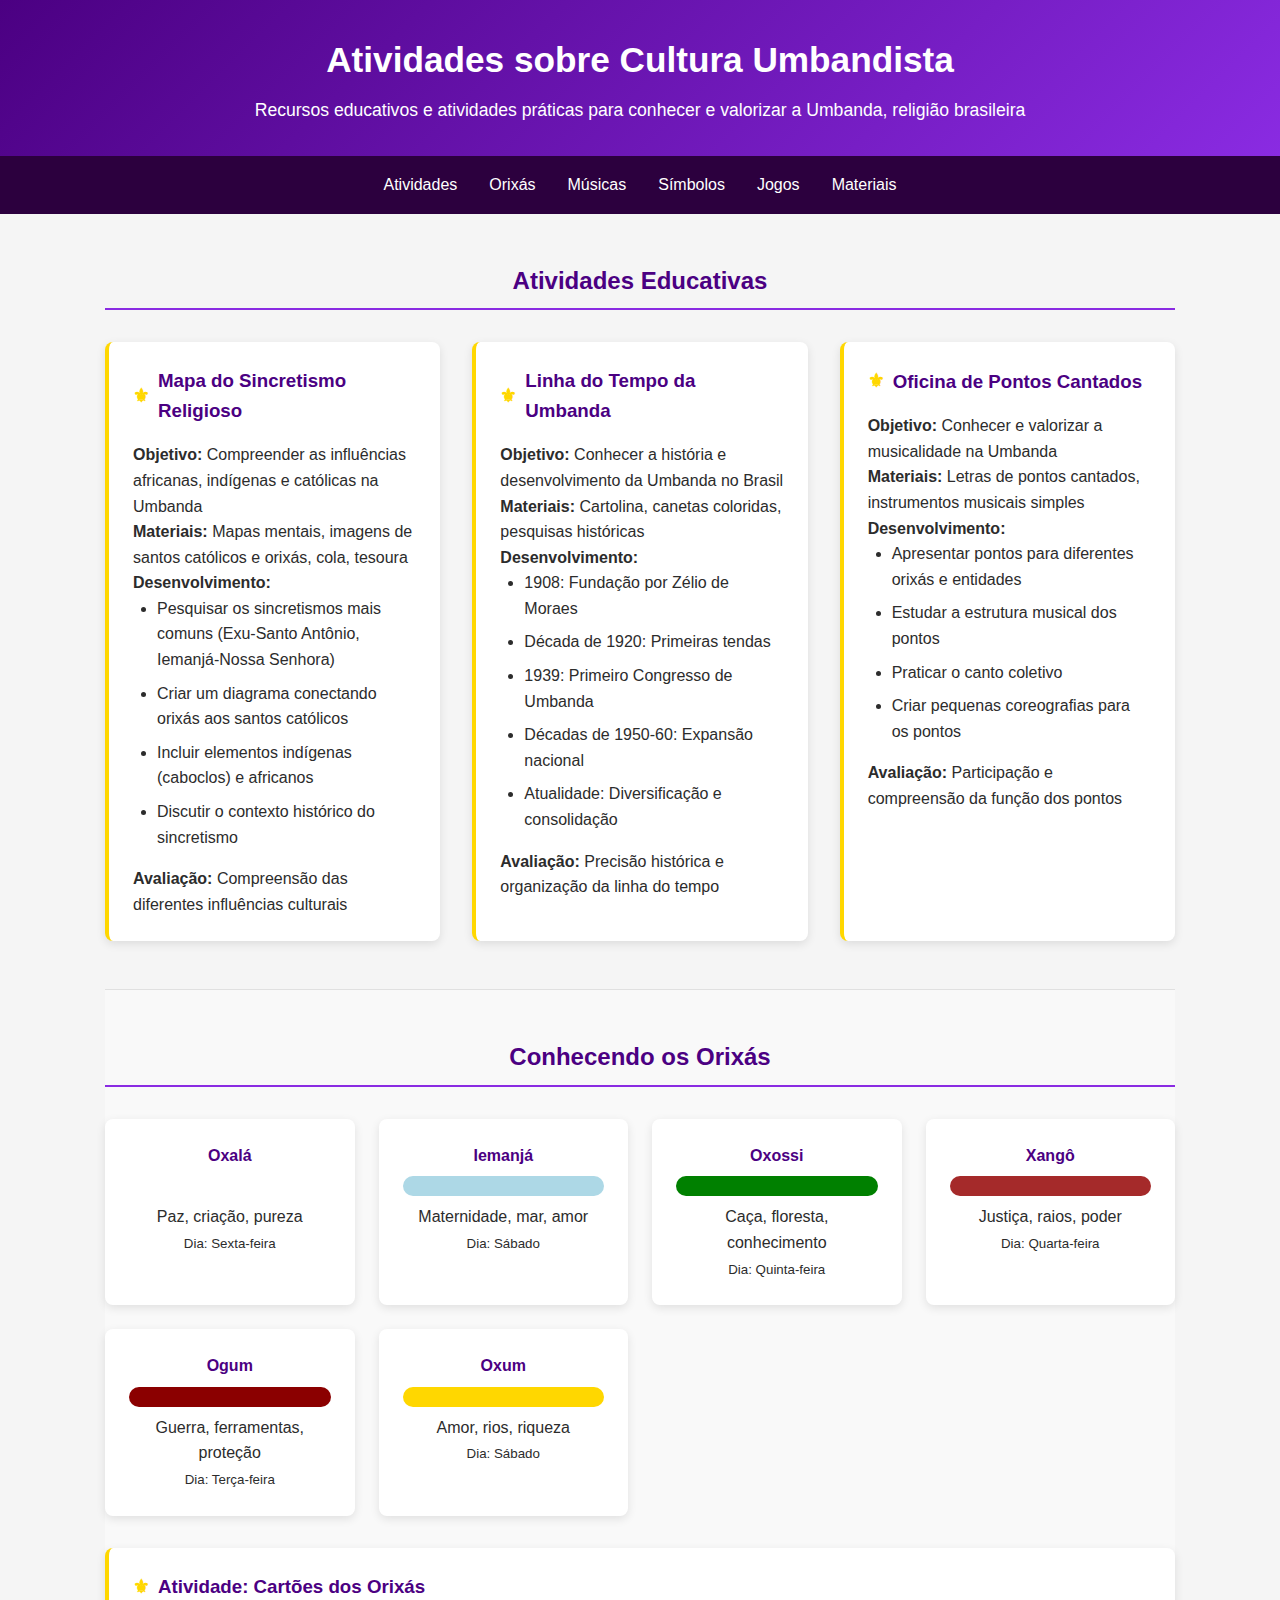
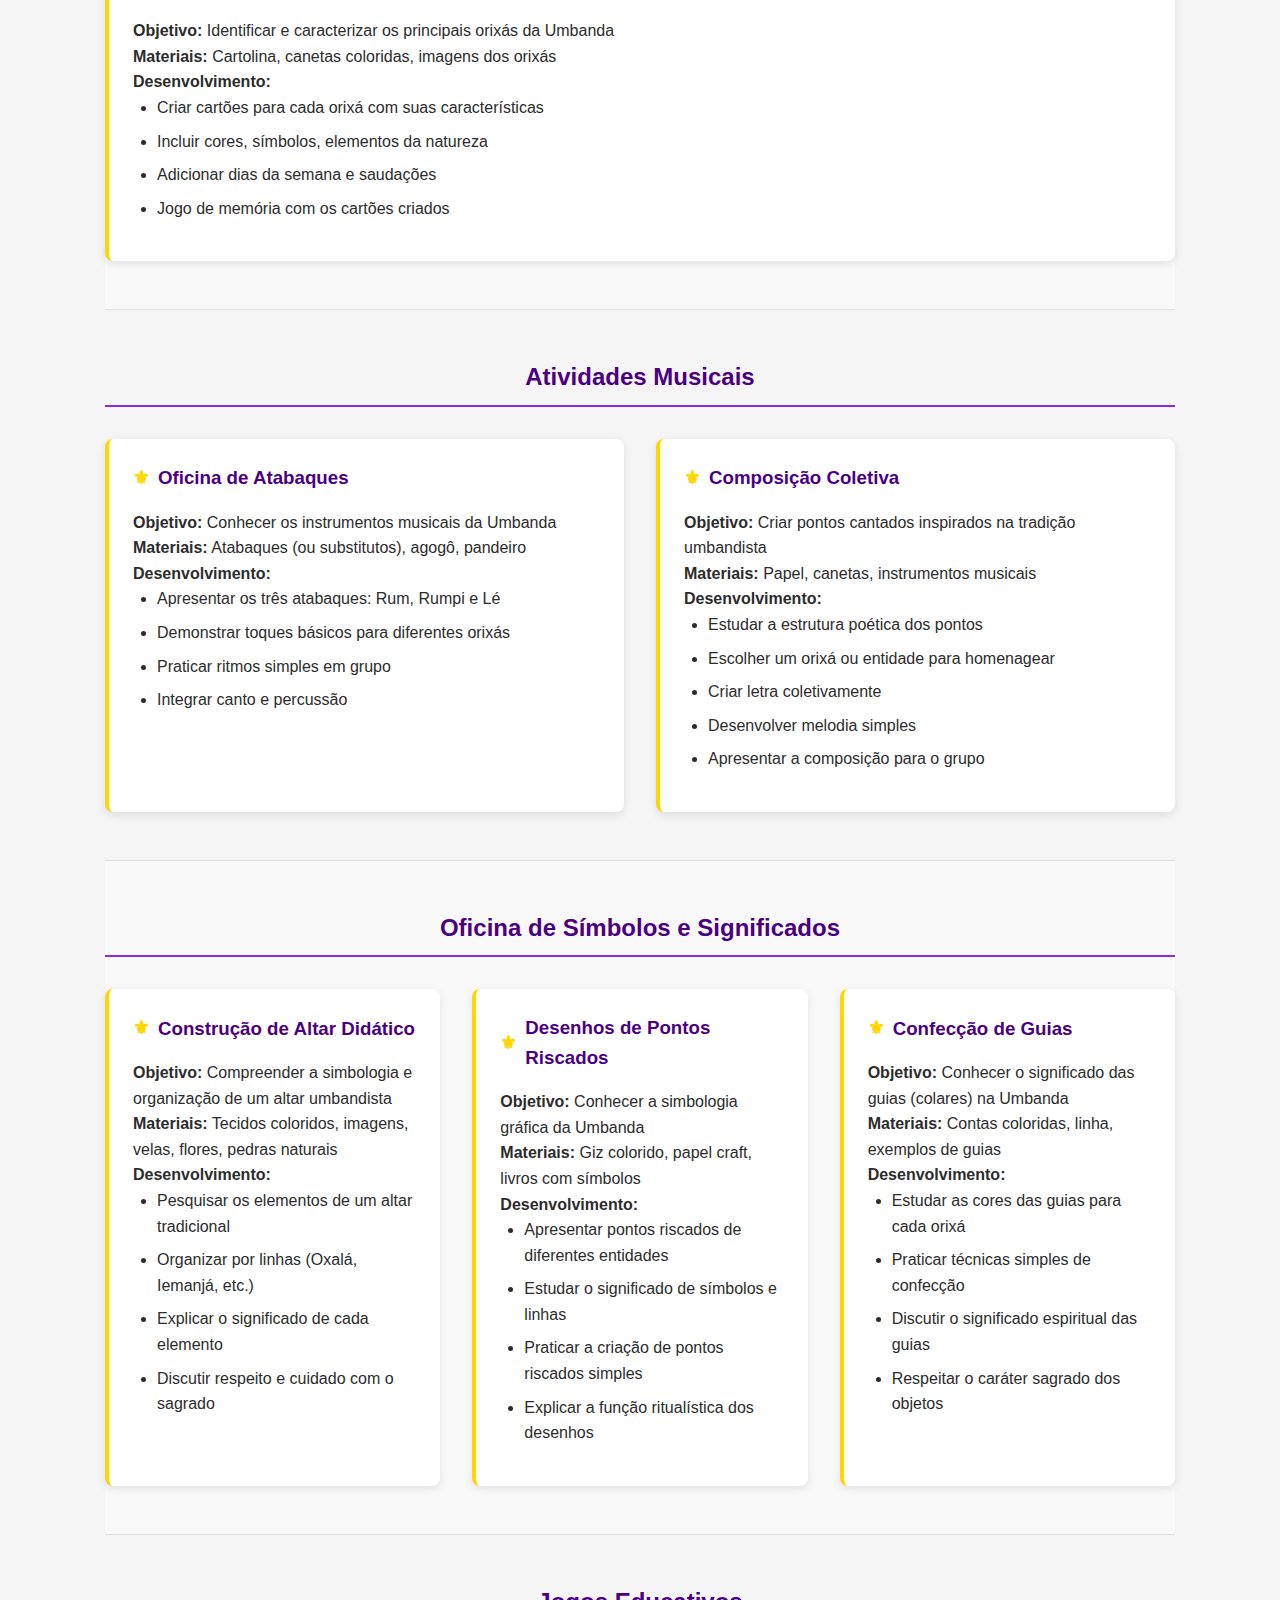
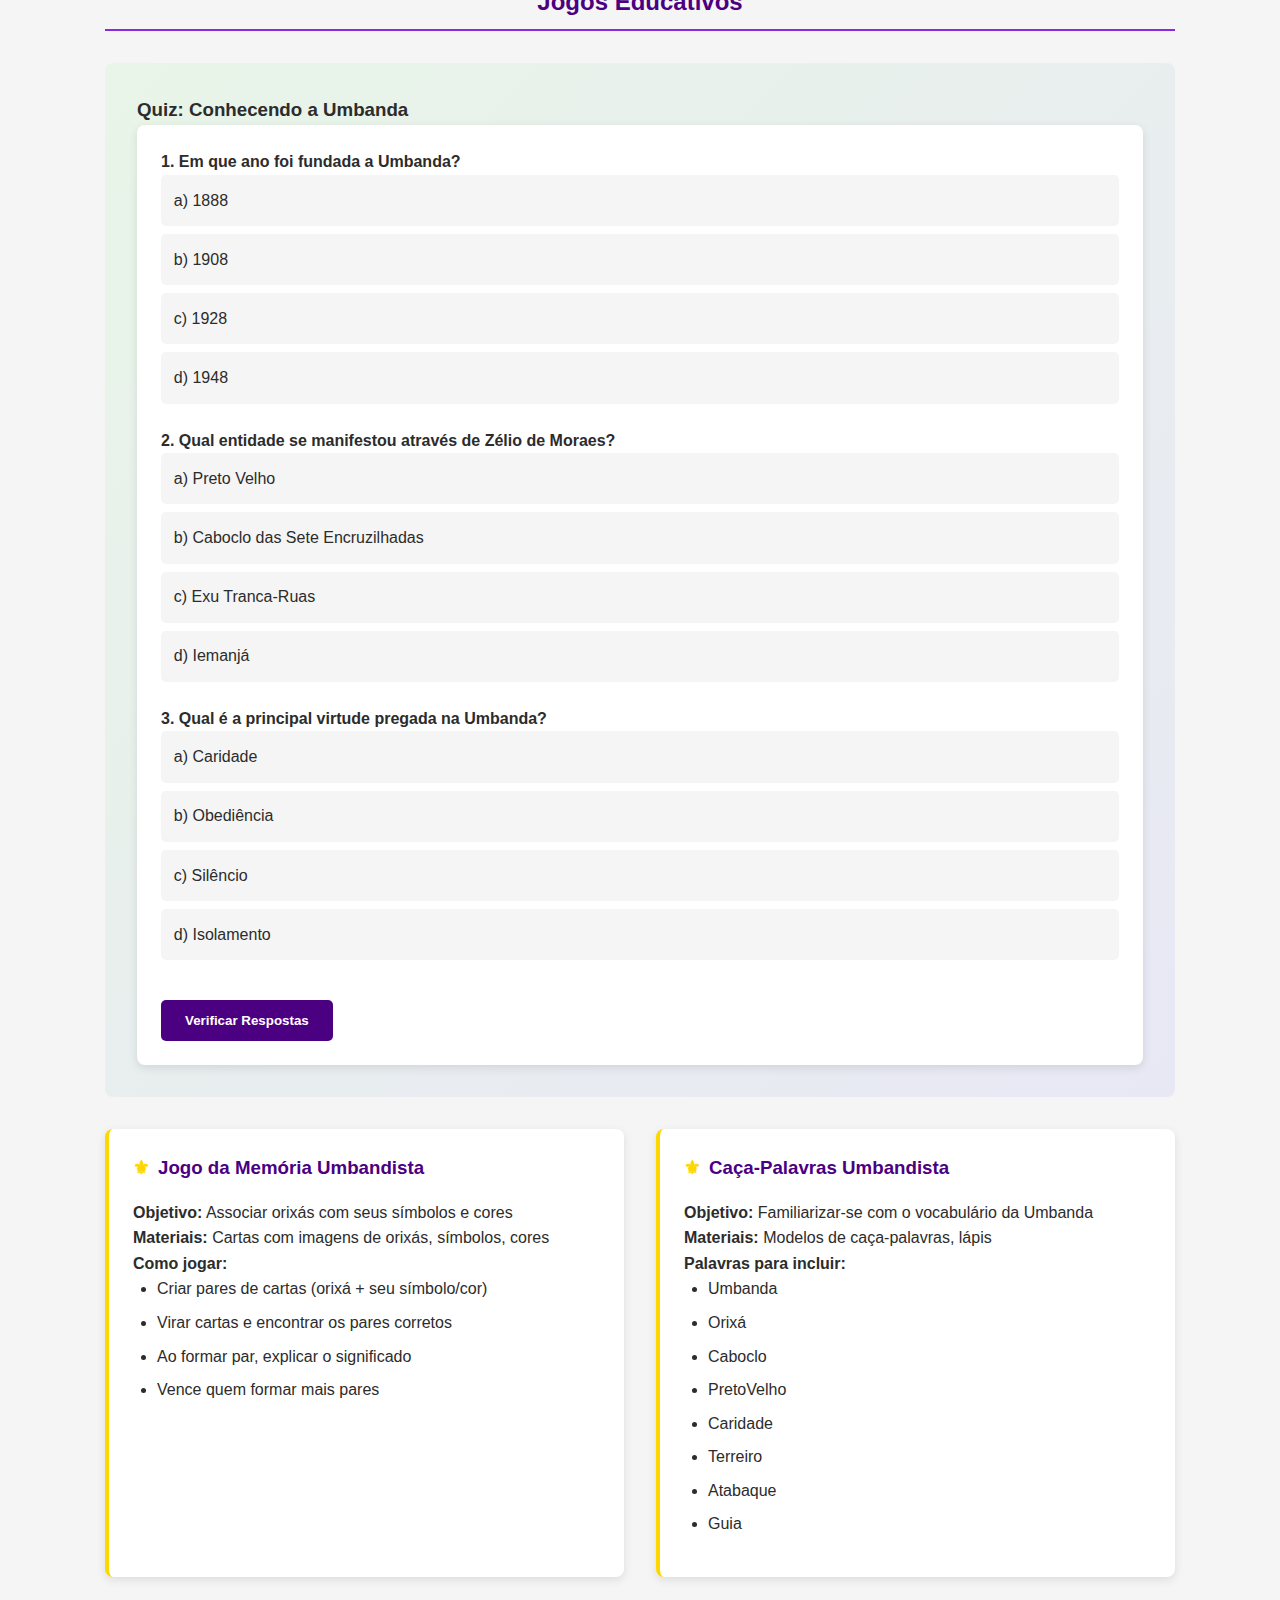
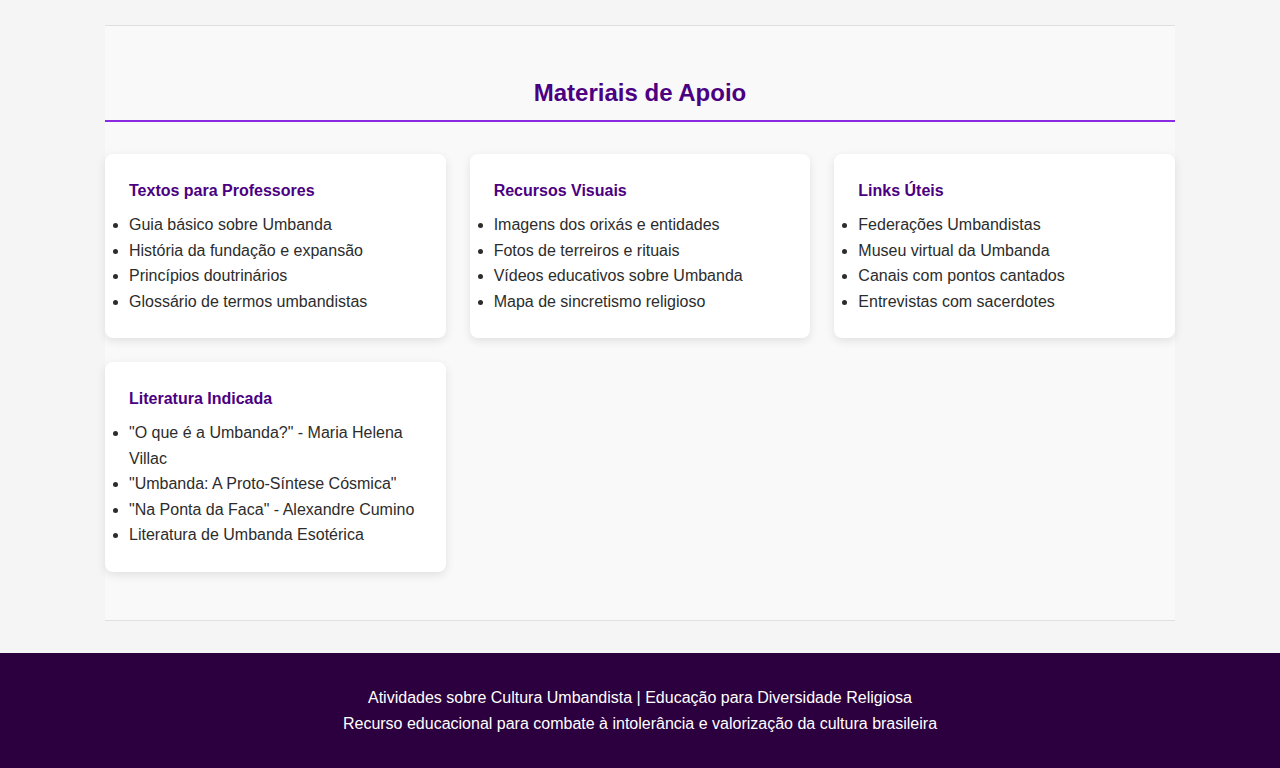
<file: atividades.html>
<!DOCTYPE html>
<html lang="pt-BR">
<head>
    <meta charset="UTF-8">
    <meta name="viewport" content="width=device-width, initial-scale=1.0">
    <title>Atividades - Cultura Umbandista</title>
    <style>
        /* Reset e estilos gerais */
        * {
            margin: 0;
            padding: 0;
            box-sizing: border-box;
            font-family: 'Segoe UI', Tahoma, Geneva, Verdana, sans-serif;
        }
        
        :root {
            --primary: #4B0082;
            --secondary: #8A2BE2;
            --accent: #FFD700;
            --light: #F5F5F5;
            --dark: #2C003E;
            --text: #2C2C2C;
        }
        
        body {
            background-color: var(--light);
            color: var(--text);
            line-height: 1.6;
        }
        
        .container {
            width: 90%;
            max-width: 1100px;
            margin: 0 auto;
            padding: 0 15px;
        }
        
        /* Cabeçalho */
        header {
            background: linear-gradient(135deg, var(--primary), var(--secondary));
            color: white;
            padding: 2rem 0;
            text-align: center;
            box-shadow: 0 2px 10px rgba(0,0,0,0.1);
        }
        
        header h1 {
            font-size: 2.2rem;
            margin-bottom: 0.5rem;
        }
        
        header p {
            font-size: 1.1rem;
            max-width: 800px;
            margin: 0 auto;
        }
        
        /* Navegação */
        nav {
            background-color: var(--dark);
            padding: 1rem 0;
        }
        
        nav ul {
            display: flex;
            justify-content: center;
            list-style: none;
            flex-wrap: wrap;
        }
        
        nav ul li {
            margin: 0 1rem;
        }
        
        nav ul li a {
            color: white;
            text-decoration: none;
            font-weight: 500;
            transition: all 0.3s ease;
        }
        
        nav ul li a:hover {
            color: var(--accent);
        }
        
        /* Seções */
        section {
            padding: 3rem 0;
            border-bottom: 1px solid #e0e0e0;
        }
        
        .section-title {
            color: var(--primary);
            margin-bottom: 2rem;
            padding-bottom: 0.5rem;
            border-bottom: 2px solid var(--secondary);
            text-align: center;
        }
        
        /* Cards de atividades */
        .activities-grid {
            display: grid;
            grid-template-columns: repeat(auto-fit, minmax(300px, 1fr));
            gap: 2rem;
        }
        
        .activity-card {
            background-color: white;
            border-radius: 8px;
            padding: 1.5rem;
            box-shadow: 0 3px 10px rgba(0,0,0,0.1);
            transition: transform 0.3s ease;
            border-left: 4px solid var(--accent);
        }
        
        .activity-card:hover {
            transform: translateY(-5px);
        }
        
        .activity-card h3 {
            color: var(--primary);
            margin-bottom: 1rem;
            display: flex;
            align-items: center;
        }
        
        .activity-card h3::before {
            content: "⚜";
            color: var(--accent);
            font-size: 1.2rem;
            margin-right: 0.5rem;
        }
        
        .activity-card ul {
            margin-left: 1.5rem;
            margin-bottom: 1rem;
        }
        
        .activity-card li {
            margin-bottom: 0.5rem;
        }
        
        /* Materiais */
        .materials {
            background-color: #f9f9f9;
        }
        
        .materials-grid {
            display: grid;
            grid-template-columns: repeat(auto-fit, minmax(250px, 1fr));
            gap: 1.5rem;
        }
        
        .material-item {
            background-color: white;
            padding: 1.5rem;
            border-radius: 8px;
            box-shadow: 0 3px 10px rgba(0,0,0,0.1);
        }
        
        .material-item h4 {
            color: var(--primary);
            margin-bottom: 0.5rem;
        }
        
        /* Jogos interativos */
        .interactive-section {
            background: linear-gradient(135deg, #e8f5e8, #e8e8f5);
            padding: 2rem;
            border-radius: 8px;
            margin-bottom: 2rem;
        }
        
        .quiz-container {
            background-color: white;
            padding: 1.5rem;
            border-radius: 8px;
            box-shadow: 0 3px 10px rgba(0,0,0,0.1);
        }
        
        .quiz-question {
            margin-bottom: 1.5rem;
        }
        
        .quiz-options {
            display: flex;
            flex-direction: column;
            gap: 0.5rem;
        }
        
        .quiz-option {
            padding: 0.8rem;
            background-color: #f5f5f5;
            border-radius: 5px;
            cursor: pointer;
            transition: background-color 0.3s;
        }
        
        .quiz-option:hover {
            background-color: #e0e0e0;
        }
        
        .btn {
            display: inline-block;
            background-color: var(--primary);
            color: white;
            padding: 0.8rem 1.5rem;
            border-radius: 5px;
            text-decoration: none;
            font-weight: bold;
            border: none;
            cursor: pointer;
            transition: all 0.3s ease;
            margin-top: 1rem;
        }
        
        .btn:hover {
            background-color: var(--secondary);
            transform: translateY(-2px);
        }
        
        /* Linhas e Orixás */
        .orixas-grid {
            display: grid;
            grid-template-columns: repeat(auto-fit, minmax(200px, 1fr));
            gap: 1.5rem;
            margin-top: 2rem;
        }
        
        .orixa-card {
            background: white;
            padding: 1.5rem;
            border-radius: 8px;
            text-align: center;
            box-shadow: 0 3px 10px rgba(0,0,0,0.1);
        }
        
        .orixa-card h4 {
            color: var(--primary);
            margin-bottom: 0.5rem;
        }
        
        .orixa-color {
            height: 20px;
            border-radius: 10px;
            margin: 0.5rem 0;
        }
        
        /* Rodapé */
        footer {
            background-color: var(--dark);
            color: white;
            text-align: center;
            padding: 2rem 0;
            margin-top: 2rem;
        }
        
        /* Responsividade */
        @media (max-width: 768px) {
            nav ul {
                flex-direction: column;
                align-items: center;
            }
            
            nav ul li {
                margin: 0.5rem 0;
            }
            
            header h1 {
                font-size: 1.8rem;
            }
            
            .activities-grid {
                grid-template-columns: 1fr;
            }
        }
    </style>
</head>
<body>
    <!-- Cabeçalho -->
    <header>
        <div class="container">
            <h1>Atividades sobre Cultura Umbandista</h1>
            <p>Recursos educativos e atividades práticas para conhecer e valorizar a Umbanda, religião brasileira</p>
        </div>
    </header>

    <!-- Navegação -->
    <nav>
        <div class="container">
            <ul>
                <li><a href="#atividades">Atividades</a></li>
                <li><a href="#orixas">Orixás</a></li>
                <li><a href="#musicas">Músicas</a></li>
                <li><a href="#simbolos">Símbolos</a></li>
                <li><a href="#jogos">Jogos</a></li>
                <li><a href="#materiais">Materiais</a></li>
            </ul>
        </div>
    </nav>

    <!-- Conteúdo Principal -->
    <main class="container">
        <!-- Atividades -->
        <section id="atividades">
            <h2 class="section-title">Atividades Educativas</h2>
            
            <div class="activities-grid">
                <div class="activity-card">
                    <h3>Mapa do Sincretismo Religioso</h3>
                    <p><strong>Objetivo:</strong> Compreender as influências africanas, indígenas e católicas na Umbanda</p>
                    <p><strong>Materiais:</strong> Mapas mentais, imagens de santos católicos e orixás, cola, tesoura</p>
                    <p><strong>Desenvolvimento:</strong></p>
                    <ul>
                        <li>Pesquisar os sincretismos mais comuns (Exu-Santo Antônio, Iemanjá-Nossa Senhora)</li>
                        <li>Criar um diagrama conectando orixás aos santos católicos</li>
                        <li>Incluir elementos indígenas (caboclos) e africanos</li>
                        <li>Discutir o contexto histórico do sincretismo</li>
                    </ul>
                    <p><strong>Avaliação:</strong> Compreensão das diferentes influências culturais</p>
                </div>
                
                <div class="activity-card">
                    <h3>Linha do Tempo da Umbanda</h3>
                    <p><strong>Objetivo:</strong> Conhecer a história e desenvolvimento da Umbanda no Brasil</p>
                    <p><strong>Materiais:</strong> Cartolina, canetas coloridas, pesquisas históricas</p>
                    <p><strong>Desenvolvimento:</strong></p>
                    <ul>
                        <li>1908: Fundação por Zélio de Moraes</li>
                        <li>Década de 1920: Primeiras tendas</li>
                        <li>1939: Primeiro Congresso de Umbanda</li>
                        <li>Décadas de 1950-60: Expansão nacional</li>
                        <li>Atualidade: Diversificação e consolidação</li>
                    </ul>
                    <p><strong>Avaliação:</strong> Precisão histórica e organização da linha do tempo</p>
                </div>
                
                <div class="activity-card">
                    <h3>Oficina de Pontos Cantados</h3>
                    <p><strong>Objetivo:</strong> Conhecer e valorizar a musicalidade na Umbanda</p>
                    <p><strong>Materiais:</strong> Letras de pontos cantados, instrumentos musicais simples</p>
                    <p><strong>Desenvolvimento:</strong></p>
                    <ul>
                        <li>Apresentar pontos para diferentes orixás e entidades</li>
                        <li>Estudar a estrutura musical dos pontos</li>
                        <li>Praticar o canto coletivo</li>
                        <li>Criar pequenas coreografias para os pontos</li>
                    </ul>
                    <p><strong>Avaliação:</strong> Participação e compreensão da função dos pontos</p>
                </div>
            </div>
        </section>

        <!-- Orixás -->
        <section id="orixas" class="materials">
            <h2 class="section-title">Conhecendo os Orixás</h2>
            
            <div class="orixas-grid">
                <div class="orixa-card">
                    <h4>Oxalá</h4>
                    <div class="orixa-color" style="background-color: white;"></div>
                    <p>Paz, criação, pureza</p>
                    <p><small>Dia: Sexta-feira</small></p>
                </div>
                
                <div class="orixa-card">
                    <h4>Iemanjá</h4>
                    <div class="orixa-color" style="background-color: lightblue;"></div>
                    <p>Maternidade, mar, amor</p>
                    <p><small>Dia: Sábado</small></p>
                </div>
                
                <div class="orixa-card">
                    <h4>Oxossi</h4>
                    <div class="orixa-color" style="background-color: green;"></div>
                    <p>Caça, floresta, conhecimento</p>
                    <p><small>Dia: Quinta-feira</small></p>
                </div>
                
                <div class="orixa-card">
                    <h4>Xangô</h4>
                    <div class="orixa-color" style="background-color: brown;"></div>
                    <p>Justiça, raios, poder</p>
                    <p><small>Dia: Quarta-feira</small></p>
                </div>
                
                <div class="orixa-card">
                    <h4>Ogum</h4>
                    <div class="orixa-color" style="background-color: darkred;"></div>
                    <p>Guerra, ferramentas, proteção</p>
                    <p><small>Dia: Terça-feira</small></p>
                </div>
                
                <div class="orixa-card">
                    <h4>Oxum</h4>
                    <div class="orixa-color" style="background-color: gold;"></div>
                    <p>Amor, rios, riqueza</p>
                    <p><small>Dia: Sábado</small></p>
                </div>
            </div>
            
            <div class="activity-card" style="margin-top: 2rem;">
                <h3>Atividade: Cartões dos Orixás</h3>
                <p><strong>Objetivo:</strong> Identificar e caracterizar os principais orixás da Umbanda</p>
                <p><strong>Materiais:</strong> Cartolina, canetas coloridas, imagens dos orixás</p>
                <p><strong>Desenvolvimento:</strong></p>
                <ul>
                    <li>Criar cartões para cada orixá com suas características</li>
                    <li>Incluir cores, símbolos, elementos da natureza</li>
                    <li>Adicionar dias da semana e saudações</li>
                    <li>Jogo de memória com os cartões criados</li>
                </ul>
            </div>
        </section>

        <!-- Músicas -->
        <section id="musicas">
            <h2 class="section-title">Atividades Musicais</h2>
            
            <div class="activities-grid">
                <div class="activity-card">
                    <h3>Oficina de Atabaques</h3>
                    <p><strong>Objetivo:</strong> Conhecer os instrumentos musicais da Umbanda</p>
                    <p><strong>Materiais:</strong> Atabaques (ou substitutos), agogô, pandeiro</p>
                    <p><strong>Desenvolvimento:</strong></p>
                    <ul>
                        <li>Apresentar os três atabaques: Rum, Rumpi e Lé</li>
                        <li>Demonstrar toques básicos para diferentes orixás</li>
                        <li>Praticar ritmos simples em grupo</li>
                        <li>Integrar canto e percussão</li>
                    </ul>
                </div>
                
                <div class="activity-card">
                    <h3>Composição Coletiva</h3>
                    <p><strong>Objetivo:</strong> Criar pontos cantados inspirados na tradição umbandista</p>
                    <p><strong>Materiais:</strong> Papel, canetas, instrumentos musicais</p>
                    <p><strong>Desenvolvimento:</strong></p>
                    <ul>
                        <li>Estudar a estrutura poética dos pontos</li>
                        <li>Escolher um orixá ou entidade para homenagear</li>
                        <li>Criar letra coletivamente</li>
                        <li>Desenvolver melodia simples</li>
                        <li>Apresentar a composição para o grupo</li>
                    </ul>
                </div>
            </div>
        </section>

        <!-- Símbolos -->
        <section id="simbolos" class="materials">
            <h2 class="section-title">Oficina de Símbolos e Significados</h2>
            
            <div class="activities-grid">
                <div class="activity-card">
                    <h3>Construção de Altar Didático</h3>
                    <p><strong>Objetivo:</strong> Compreender a simbologia e organização de um altar umbandista</p>
                    <p><strong>Materiais:</strong> Tecidos coloridos, imagens, velas, flores, pedras naturais</p>
                    <p><strong>Desenvolvimento:</strong></p>
                    <ul>
                        <li>Pesquisar os elementos de um altar tradicional</li>
                        <li>Organizar por linhas (Oxalá, Iemanjá, etc.)</li>
                        <li>Explicar o significado de cada elemento</li>
                        <li>Discutir respeito e cuidado com o sagrado</li>
                    </ul>
                </div>
                
                <div class="activity-card">
                    <h3>Desenhos de Pontos Riscados</h3>
                    <p><strong>Objetivo:</strong> Conhecer a simbologia gráfica da Umbanda</p>
                    <p><strong>Materiais:</strong> Giz colorido, papel craft, livros com símbolos</p>
                    <p><strong>Desenvolvimento:</strong></p>
                    <ul>
                        <li>Apresentar pontos riscados de diferentes entidades</li>
                        <li>Estudar o significado de símbolos e linhas</li>
                        <li>Praticar a criação de pontos riscados simples</li>
                        <li>Explicar a função ritualística dos desenhos</li>
                    </ul>
                </div>
                
                <div class="activity-card">
                    <h3>Confecção de Guias</h3>
                    <p><strong>Objetivo:</strong> Conhecer o significado das guias (colares) na Umbanda</p>
                    <p><strong>Materiais:</strong> Contas coloridas, linha, exemplos de guias</p>
                    <p><strong>Desenvolvimento:</strong></p>
                    <ul>
                        <li>Estudar as cores das guias para cada orixá</li>
                        <li>Praticar técnicas simples de confecção</li>
                        <li>Discutir o significado espiritual das guias</li>
                        <li>Respeitar o caráter sagrado dos objetos</li>
                    </ul>
                </div>
            </div>
        </section>

        <!-- Jogos -->
        <section id="jogos">
            <h2 class="section-title">Jogos Educativos</h2>
            
            <div class="interactive-section">
                <h3>Quiz: Conhecendo a Umbanda</h3>
                <div class="quiz-container">
                    <div class="quiz-question">
                        <p><strong>1. Em que ano foi fundada a Umbanda?</strong></p>
                        <div class="quiz-options">
                            <div class="quiz-option">a) 1888</div>
                            <div class="quiz-option">b) 1908</div>
                            <div class="quiz-option">c) 1928</div>
                            <div class="quiz-option">d) 1948</div>
                        </div>
                    </div>
                    
                    <div class="quiz-question">
                        <p><strong>2. Qual entidade se manifestou através de Zélio de Moraes?</strong></p>
                        <div class="quiz-options">
                            <div class="quiz-option">a) Preto Velho</div>
                            <div class="quiz-option">b) Caboclo das Sete Encruzilhadas</div>
                            <div class="quiz-option">c) Exu Tranca-Ruas</div>
                            <div class="quiz-option">d) Iemanjá</div>
                        </div>
                    </div>
                    
                    <div class="quiz-question">
                        <p><strong>3. Qual é a principal virtude pregada na Umbanda?</strong></p>
                        <div class="quiz-options">
                            <div class="quiz-option">a) Caridade</div>
                            <div class="quiz-option">b) Obediência</div>
                            <div class="quiz-option">c) Silêncio</div>
                            <div class="quiz-option">d) Isolamento</div>
                        </div>
                    </div>
                    
                    <button class="btn">Verificar Respostas</button>
                </div>
            </div>
            
            <div class="activities-grid">
                <div class="activity-card">
                    <h3>Jogo da Memória Umbandista</h3>
                    <p><strong>Objetivo:</strong> Associar orixás com seus símbolos e cores</p>
                    <p><strong>Materiais:</strong> Cartas com imagens de orixás, símbolos, cores</p>
                    <p><strong>Como jogar:</strong></p>
                    <ul>
                        <li>Criar pares de cartas (orixá + seu símbolo/cor)</li>
                        <li>Virar cartas e encontrar os pares corretos</li>
                        <li>Ao formar par, explicar o significado</li>
                        <li>Vence quem formar mais pares</li>
                    </ul>
                </div>
                
                <div class="activity-card">
                    <h3>Caça-Palavras Umbandista</h3>
                    <p><strong>Objetivo:</strong> Familiarizar-se com o vocabulário da Umbanda</p>
                    <p><strong>Materiais:</strong> Modelos de caça-palavras, lápis</p>
                    <p><strong>Palavras para incluir:</strong></p>
                    <ul>
                        <li>Umbanda</li>
                        <li>Orixá</li>
                        <li>Caboclo</li>
                        <li>PretoVelho</li>
                        <li>Caridade</li>
                        <li>Terreiro</li>
                        <li>Atabaque</li>
                        <li>Guia</li>
                    </ul>
                </div>
            </div>
        </section>

        <!-- Materiais -->
        <section id="materiais" class="materials">
            <h2 class="section-title">Materiais de Apoio</h2>
            
            <div class="materials-grid">
                <div class="material-item">
                    <h4>Textos para Professores</h4>
                    <ul>
                        <li>Guia básico sobre Umbanda</li>
                        <li>História da fundação e expansão</li>
                        <li>Princípios doutrinários</li>
                        <li>Glossário de termos umbandistas</li>
                    </ul>
                </div>
                
                <div class="material-item">
                    <h4>Recursos Visuais</h4>
                    <ul>
                        <li>Imagens dos orixás e entidades</li>
                        <li>Fotos de terreiros e rituais</li>
                        <li>Vídeos educativos sobre Umbanda</li>
                        <li>Mapa de sincretismo religioso</li>
                    </ul>
                </div>
                
                <div class="material-item">
                    <h4>Links Úteis</h4>
                    <ul>
                        <li>Federações Umbandistas</li>
                        <li>Museu virtual da Umbanda</li>
                        <li>Canais com pontos cantados</li>
                        <li>Entrevistas com sacerdotes</li>
                    </ul>
                </div>
                
                <div class="material-item">
                    <h4>Literatura Indicada</h4>
                    <ul>
                        <li>"O que é a Umbanda?" - Maria Helena Villac</li>
                        <li>"Umbanda: A Proto-Síntese Cósmica"</li>
                        <li>"Na Ponta da Faca" - Alexandre Cumino</li>
                        <li>Literatura de Umbanda Esotérica</li>
                    </ul>
                </div>
            </div>
        </section>
    </main>

    <!-- Rodapé -->
    <footer>
        <div class="container">
            <p>Atividades sobre Cultura Umbandista | Educação para Diversidade Religiosa</p>
            <p>Recurso educacional para combate à intolerância e valorização da cultura brasileira</p>
        </div>
    </footer>

    <script>
        // Simulação de quiz interativo
        document.querySelectorAll('.quiz-option').forEach(option => {
            option.addEventListener('click', function() {
                // Remove seleção anterior
                this.parentElement.querySelectorAll('.quiz-option').forEach(opt => {
                    opt.style.backgroundColor = '#f5f5f5';
                });
                
                // Marca opção selecionada
                this.style.backgroundColor = '#d4edda';
            });
        });
        
        // Botão de verificar respostas
        document.querySelector('.btn').addEventListener('click', function() {
            alert('Respostas corretas:\n\n1. b) 1908\n2. b) Caboclo das Sete Encruzilhadas\n3. a) Caridade\n\nA Umbanda foi fundada em 1908 através do Caboclo das Sete Encruzilhadas, e tem como principal virtude a caridade!');
        });
    </script>
</body>
</html>
</file>
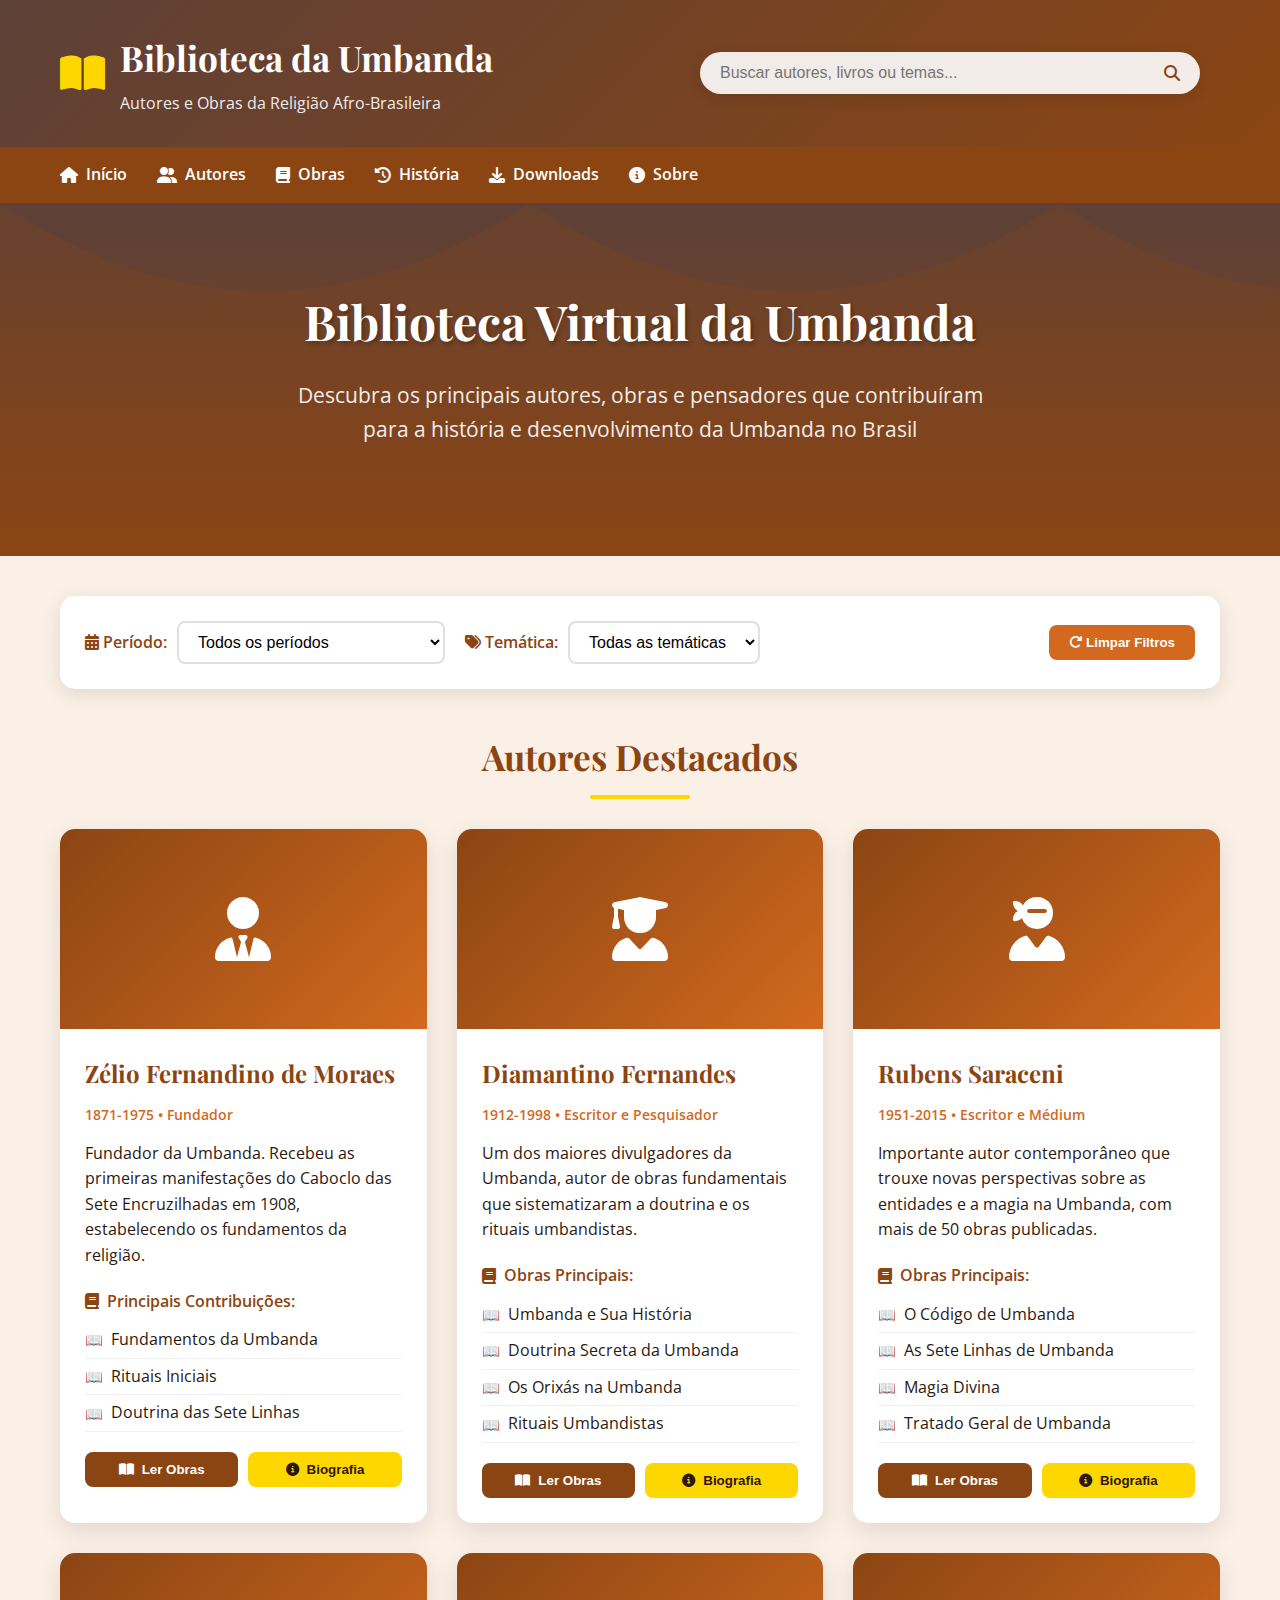
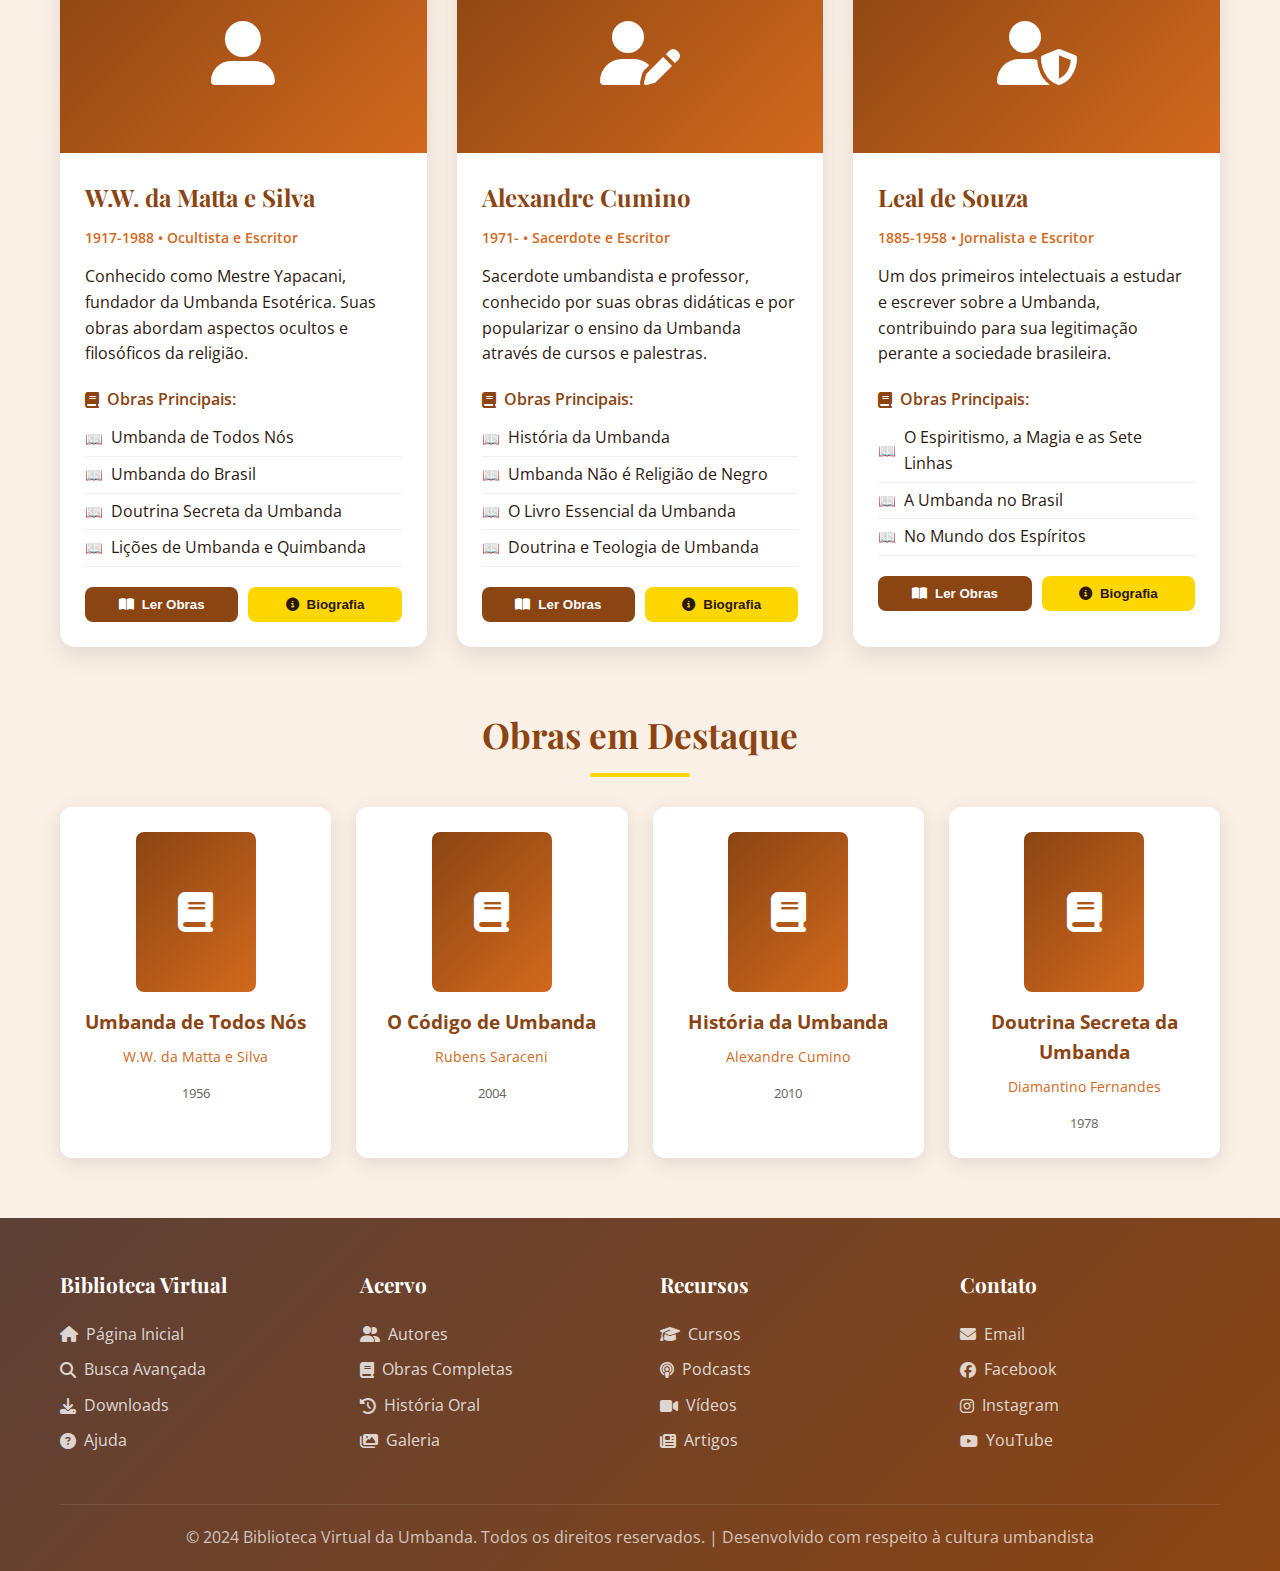
<file: biblioteca.html>
<!DOCTYPE html>
<html lang="pt-BR">
<head>
    <meta charset="UTF-8">
    <meta name="viewport" content="width=device-width, initial-scale=1.0">
    <title>Biblioteca Virtual - Autores da Umbanda</title>
    <link href="https://fonts.googleapis.com/css2?family=Open+Sans:wght@400;600;700&family=Playfair+Display:wght@700&display=swap" rel="stylesheet">
    <link rel="stylesheet" href="https://cdnjs.cloudflare.com/ajax/libs/font-awesome/6.4.0/css/all.min.css">
    <style>
        * {
            margin: 0;
            padding: 0;
            box-sizing: border-box;
        }

        :root {
            --primary-color: #8B4513;
            --secondary-color: #D2691E;
            --accent-color: #FFD700;
            --text-dark: #2C1810;
            --text-light: #FFF8DC;
            --background: #FAF0E6;
            --card-bg: #FFFFFF;
            --header-bg: linear-gradient(135deg, #5D4037, #8B4513);
        }

        body {
            font-family: 'Open Sans', sans-serif;
            background: var(--background);
            color: var(--text-dark);
            line-height: 1.6;
        }

        .container {
            max-width: 1200px;
            margin: 0 auto;
            padding: 0 20px;
        }

        /* Header */
        .header {
            background: var(--header-bg);
            color: white;
            padding: 30px 0;
            box-shadow: 0 4px 15px rgba(0,0,0,0.1);
        }

        .header-content {
            display: flex;
            justify-content: space-between;
            align-items: center;
            flex-wrap: wrap;
        }

        .logo {
            display: flex;
            align-items: center;
            gap: 15px;
        }

        .logo-icon {
            font-size: 2.5rem;
            color: var(--accent-color);
        }

        .logo-text h1 {
            font-family: 'Playfair Display', serif;
            font-size: 2.2rem;
            margin-bottom: 5px;
        }

        .logo-text p {
            opacity: 0.9;
            font-size: 1rem;
        }

        .search-bar {
            flex: 1;
            max-width: 500px;
            margin: 0 20px;
            position: relative;
        }

        .search-bar input {
            width: 100%;
            padding: 12px 20px;
            border: none;
            border-radius: 50px;
            font-size: 1rem;
            background: rgba(255,255,255,0.9);
            box-shadow: 0 4px 15px rgba(0,0,0,0.1);
        }

        .search-bar i {
            position: absolute;
            right: 20px;
            top: 50%;
            transform: translateY(-50%);
            color: var(--primary-color);
        }

        /* Navigation */
        .nav {
            background: var(--primary-color);
            padding: 15px 0;
        }

        .nav-list {
            display: flex;
            list-style: none;
            gap: 30px;
            flex-wrap: wrap;
        }

        .nav-list a {
            color: white;
            text-decoration: none;
            font-weight: 600;
            transition: color 0.3s;
            display: flex;
            align-items: center;
            gap: 8px;
        }

        .nav-list a:hover {
            color: var(--accent-color);
        }

        /* Hero Section */
        .hero {
            background: linear-gradient(rgba(93, 64, 55, 0.8), rgba(139, 69, 19, 0.8)), url('data:image/svg+xml,<svg xmlns="http://www.w3.org/2000/svg" viewBox="0 0 1200 800"><rect fill="%235D4037" width="1200" height="800"/><path fill="%238B4513" d="M0,0 Q600,400 1200,0 L1200,800 L0,800 Z"/></svg>');
            color: white;
            padding: 80px 0;
            text-align: center;
            margin-bottom: 40px;
        }

        .hero h2 {
            font-family: 'Playfair Display', serif;
            font-size: 3rem;
            margin-bottom: 20px;
            text-shadow: 2px 2px 4px rgba(0,0,0,0.3);
        }

        .hero p {
            font-size: 1.3rem;
            max-width: 700px;
            margin: 0 auto 30px;
            opacity: 0.9;
        }

        /* Filters */
        .filters {
            background: white;
            padding: 25px;
            border-radius: 15px;
            box-shadow: 0 5px 20px rgba(0,0,0,0.1);
            margin-bottom: 40px;
            display: flex;
            gap: 20px;
            flex-wrap: wrap;
            align-items: center;
        }

        .filter-group {
            display: flex;
            align-items: center;
            gap: 10px;
        }

        .filter-group label {
            font-weight: 600;
            color: var(--primary-color);
        }

        .filter-group select {
            padding: 10px 15px;
            border: 2px solid #e0e0e0;
            border-radius: 8px;
            background: white;
            font-size: 1rem;
            min-width: 180px;
        }

        .reset-btn {
            background: var(--secondary-color);
            color: white;
            border: none;
            padding: 10px 20px;
            border-radius: 8px;
            cursor: pointer;
            font-weight: 600;
            transition: background 0.3s;
            margin-left: auto;
        }

        .reset-btn:hover {
            background: var(--primary-color);
        }

        /* Authors Grid */
        .authors-grid {
            display: grid;
            grid-template-columns: repeat(auto-fill, minmax(350px, 1fr));
            gap: 30px;
            margin-bottom: 60px;
        }

        .author-card {
            background: white;
            border-radius: 15px;
            overflow: hidden;
            box-shadow: 0 8px 25px rgba(0,0,0,0.1);
            transition: transform 0.3s, box-shadow 0.3s;
            display: flex;
            flex-direction: column;
        }

        .author-card:hover {
            transform: translateY(-10px);
            box-shadow: 0 15px 35px rgba(0,0,0,0.15);
        }

        .author-image {
            height: 200px;
            background: linear-gradient(135deg, var(--primary-color), var(--secondary-color));
            display: flex;
            align-items: center;
            justify-content: center;
            color: white;
            font-size: 4rem;
        }

        .author-content {
            padding: 25px;
            flex: 1;
            display: flex;
            flex-direction: column;
        }

        .author-name {
            font-family: 'Playfair Display', serif;
            font-size: 1.5rem;
            color: var(--primary-color);
            margin-bottom: 10px;
        }

        .author-period {
            color: var(--secondary-color);
            font-weight: 600;
            margin-bottom: 15px;
            font-size: 0.9rem;
        }

        .author-bio {
            margin-bottom: 20px;
            flex: 1;
        }

        .author-works {
            margin-bottom: 20px;
        }

        .works-title {
            font-weight: 600;
            margin-bottom: 8px;
            color: var(--primary-color);
            display: flex;
            align-items: center;
            gap: 8px;
        }

        .works-list {
            list-style: none;
        }

        .works-list li {
            padding: 5px 0;
            border-bottom: 1px solid #f0f0f0;
            display: flex;
            align-items: center;
            gap: 8px;
        }

        .works-list li:before {
            content: "📖";
            font-size: 0.9rem;
        }

        .author-actions {
            display: flex;
            gap: 10px;
            margin-top: auto;
        }

        .btn {
            padding: 10px 15px;
            border: none;
            border-radius: 8px;
            cursor: pointer;
            font-weight: 600;
            transition: all 0.3s;
            display: flex;
            align-items: center;
            gap: 8px;
            flex: 1;
            justify-content: center;
        }

        .btn-primary {
            background: var(--primary-color);
            color: white;
        }

        .btn-primary:hover {
            background: var(--secondary-color);
        }

        .btn-secondary {
            background: var(--accent-color);
            color: var(--text-dark);
        }

        .btn-secondary:hover {
            background: #e6c200;
        }

        /* Featured Books */
        .featured-section {
            margin-bottom: 60px;
        }

        .section-title {
            font-family: 'Playfair Display', serif;
            font-size: 2.2rem;
            color: var(--primary-color);
            margin-bottom: 30px;
            text-align: center;
            position: relative;
        }

        .section-title:after {
            content: '';
            display: block;
            width: 100px;
            height: 4px;
            background: var(--accent-color);
            margin: 10px auto;
            border-radius: 2px;
        }

        .books-carousel {
            display: grid;
            grid-template-columns: repeat(auto-fit, minmax(250px, 1fr));
            gap: 25px;
        }

        .book-card {
            background: white;
            border-radius: 12px;
            padding: 25px;
            box-shadow: 0 5px 20px rgba(0,0,0,0.1);
            transition: transform 0.3s;
            text-align: center;
        }

        .book-card:hover {
            transform: translateY(-5px);
        }

        .book-cover {
            width: 120px;
            height: 160px;
            background: linear-gradient(135deg, var(--primary-color), var(--secondary-color));
            margin: 0 auto 15px;
            border-radius: 8px;
            display: flex;
            align-items: center;
            justify-content: center;
            color: white;
            font-size: 2.5rem;
        }

        .book-title {
            font-weight: 700;
            margin-bottom: 8px;
            color: var(--primary-color);
        }

        .book-author {
            color: var(--secondary-color);
            font-size: 0.9rem;
            margin-bottom: 15px;
        }

        .book-year {
            color: #666;
            font-size: 0.8rem;
        }

        /* Footer */
        .footer {
            background: var(--header-bg);
            color: white;
            padding: 50px 0 20px;
            margin-top: 60px;
        }

        .footer-content {
            display: grid;
            grid-template-columns: repeat(auto-fit, minmax(250px, 1fr));
            gap: 40px;
            margin-bottom: 40px;
        }

        .footer-column h3 {
            font-family: 'Playfair Display', serif;
            margin-bottom: 20px;
            font-size: 1.3rem;
        }

        .footer-links {
            list-style: none;
        }

        .footer-links li {
            margin-bottom: 10px;
        }

        .footer-links a {
            color: rgba(255,255,255,0.8);
            text-decoration: none;
            transition: color 0.3s;
            display: flex;
            align-items: center;
            gap: 8px;
        }

        .footer-links a:hover {
            color: var(--accent-color);
        }

        .footer-bottom {
            text-align: center;
            padding-top: 20px;
            border-top: 1px solid rgba(255,255,255,0.1);
            color: rgba(255,255,255,0.7);
        }

        /* Responsive */
        @media (max-width: 768px) {
            .header-content {
                flex-direction: column;
                gap: 20px;
                text-align: center;
            }

            .search-bar {
                margin: 10px 0;
                max-width: 100%;
            }

            .nav-list {
                justify-content: center;
            }

            .hero h2 {
                font-size: 2.2rem;
            }

            .hero p {
                font-size: 1.1rem;
            }

            .filters {
                flex-direction: column;
                align-items: stretch;
            }

            .reset-btn {
                margin-left: 0;
            }

            .authors-grid {
                grid-template-columns: 1fr;
            }

            .author-actions {
                flex-direction: column;
            }
        }

        /* Loading Animation */
        .loading {
            text-align: center;
            padding: 40px;
        }

        .spinner {
            width: 50px;
            height: 50px;
            border: 5px solid var(--background);
            border-top: 5px solid var(--primary-color);
            border-radius: 50%;
            animation: spin 1s linear infinite;
            margin: 0 auto 20px;
        }

        @keyframes spin {
            0% { transform: rotate(0deg); }
            100% { transform: rotate(360deg); }
        }

        /* Modal */
        .modal {
            display: none;
            position: fixed;
            top: 0;
            left: 0;
            width: 100%;
            height: 100%;
            background: rgba(0,0,0,0.7);
            z-index: 1000;
            align-items: center;
            justify-content: center;
        }

        .modal-content {
            background: white;
            border-radius: 15px;
            max-width: 600px;
            width: 90%;
            max-height: 80vh;
            overflow-y: auto;
            position: relative;
        }

        .modal-close {
            position: absolute;
            top: 15px;
            right: 15px;
            background: none;
            border: none;
            font-size: 1.5rem;
            cursor: pointer;
            color: var(--primary-color);
        }

        .modal-header {
            background: var(--primary-color);
            color: white;
            padding: 25px;
            border-radius: 15px 15px 0 0;
        }

        .modal-body {
            padding: 25px;
        }
    </style>
</head>
<body>
    <!-- Header -->
    <header class="header">
        <div class="container">
            <div class="header-content">
                <div class="logo">
                    <div class="logo-icon">
                        <i class="fas fa-book-open"></i>
                    </div>
                    <div class="logo-text">
                        <h1>Biblioteca da Umbanda</h1>
                        <p>Autores e Obras da Religião Afro-Brasileira</p>
                    </div>
                </div>
                <div class="search-bar">
                    <input type="text" placeholder="Buscar autores, livros ou temas..." id="searchInput">
                    <i class="fas fa-search"></i>
                </div>
            </div>
        </div>
    </header>

    <!-- Navigation -->
    <nav class="nav">
        <div class="container">
            <ul class="nav-list">
                <li><a href="#"><i class="fas fa-home"></i> Início</a></li>
                <li><a href="#"><i class="fas fa-user-friends"></i> Autores</a></li>
                <li><a href="#"><i class="fas fa-book"></i> Obras</a></li>
                <li><a href="#"><i class="fas fa-history"></i> História</a></li>
                <li><a href="#"><i class="fas fa-download"></i> Downloads</a></li>
                <li><a href="#"><i class="fas fa-info-circle"></i> Sobre</a></li>
            </ul>
        </div>
    </nav>

    <!-- Hero Section -->
    <section class="hero">
        <div class="container">
            <h2>Biblioteca Virtual da Umbanda</h2>
            <p>Descubra os principais autores, obras e pensadores que contribuíram para a história e desenvolvimento da Umbanda no Brasil</p>
        </div>
    </section>

    <!-- Main Content -->
    <main class="container">
        <!-- Filters -->
        <section class="filters">
            <div class="filter-group">
                <label for="periodFilter"><i class="fas fa-calendar-alt"></i> Período:</label>
                <select id="periodFilter">
                    <option value="all">Todos os períodos</option>
                    <option value="pioneiros">Pioneiros (1900-1950)</option>
                    <option value="classicos">Clássicos (1950-1980)</option>
                    <option value="contemporaneos">Contemporâneos (1980-atual)</option>
                </select>
            </div>
            <div class="filter-group">
                <label for="themeFilter"><i class="fas fa-tags"></i> Temática:</label>
                <select id="themeFilter">
                    <option value="all">Todas as temáticas</option>
                    <option value="doutrina">Doutrina e Filosofia</option>
                    <option value="rituais">Rituais e Práticas</option>
                    <option value="historia">História</option>
                    <option value="entidades">Entidades e Orixás</option>
                </select>
            </div>
            <button class="reset-btn" id="resetFilters">
                <i class="fas fa-redo"></i> Limpar Filtros
            </button>
        </section>

        <!-- Authors Grid -->
        <section class="authors-section">
            <h2 class="section-title">Autores Destacados</h2>
            <div class="authors-grid" id="authorsGrid">
                <!-- Autor 1 -->
                <div class="author-card" data-period="pioneiros" data-theme="doutrina">
                    <div class="author-image">
                        <i class="fas fa-user-tie"></i>
                    </div>
                    <div class="author-content">
                        <h3 class="author-name">Zélio Fernandino de Moraes</h3>
                        <div class="author-period">1871-1975 • Fundador</div>
                        <p class="author-bio">Fundador da Umbanda. Recebeu as primeiras manifestações do Caboclo das Sete Encruzilhadas em 1908, estabelecendo os fundamentos da religião.</p>
                        <div class="author-works">
                            <div class="works-title"><i class="fas fa-book"></i> Principais Contribuições:</div>
                            <ul class="works-list">
                                <li>Fundamentos da Umbanda</li>
                                <li>Rituais Iniciais</li>
                                <li>Doutrina das Sete Linhas</li>
                            </ul>
                        </div>
                        <div class="author-actions">
                            <button class="btn btn-primary"><i class="fas fa-book-open"></i> Ler Obras</button>
                            <button class="btn btn-secondary"><i class="fas fa-info-circle"></i> Biografia</button>
                        </div>
                    </div>
                </div>

                <!-- Autor 2 -->
                <div class="author-card" data-period="classicos" data-theme="doutrina">
                    <div class="author-image">
                        <i class="fas fa-user-graduate"></i>
                    </div>
                    <div class="author-content">
                        <h3 class="author-name">Diamantino Fernandes</h3>
                        <div class="author-period">1912-1998 • Escritor e Pesquisador</div>
                        <p class="author-bio">Um dos maiores divulgadores da Umbanda, autor de obras fundamentais que sistematizaram a doutrina e os rituais umbandistas.</p>
                        <div class="author-works">
                            <div class="works-title"><i class="fas fa-book"></i> Obras Principais:</div>
                            <ul class="works-list">
                                <li>Umbanda e Sua História</li>
                                <li>Doutrina Secreta da Umbanda</li>
                                <li>Os Orixás na Umbanda</li>
                                <li>Rituais Umbandistas</li>
                            </ul>
                        </div>
                        <div class="author-actions">
                            <button class="btn btn-primary"><i class="fas fa-book-open"></i> Ler Obras</button>
                            <button class="btn btn-secondary"><i class="fas fa-info-circle"></i> Biografia</button>
                        </div>
                    </div>
                </div>

                <!-- Autor 3 -->
                <div class="author-card" data-period="contemporaneos" data-theme="entidades">
                    <div class="author-image">
                        <i class="fas fa-user-ninja"></i>
                    </div>
                    <div class="author-content">
                        <h3 class="author-name">Rubens Saraceni</h3>
                        <div class="author-period">1951-2015 • Escritor e Médium</div>
                        <p class="author-bio">Importante autor contemporâneo que trouxe novas perspectivas sobre as entidades e a magia na Umbanda, com mais de 50 obras publicadas.</p>
                        <div class="author-works">
                            <div class="works-title"><i class="fas fa-book"></i> Obras Principais:</div>
                            <ul class="works-list">
                                <li>O Código de Umbanda</li>
                                <li>As Sete Linhas de Umbanda</li>
                                <li>Magia Divina</li>
                                <li>Tratado Geral de Umbanda</li>
                            </ul>
                        </div>
                        <div class="author-actions">
                            <button class="btn btn-primary"><i class="fas fa-book-open"></i> Ler Obras</button>
                            <button class="btn btn-secondary"><i class="fas fa-info-circle"></i> Biografia</button>
                        </div>
                    </div>
                </div>

                <!-- Autor 4 -->
                <div class="author-card" data-period="classicos" data-theme="rituais">
                    <div class="author-image">
                        <i class="fas fa-user-alt"></i>
                    </div>
                    <div class="author-content">
                        <h3 class="author-name">W.W. da Matta e Silva</h3>
                        <div class="author-period">1917-1988 • Ocultista e Escritor</div>
                        <p class="author-bio">Conhecido como Mestre Yapacani, fundador da Umbanda Esotérica. Suas obras abordam aspectos ocultos e filosóficos da religião.</p>
                        <div class="author-works">
                            <div class="works-title"><i class="fas fa-book"></i> Obras Principais:</div>
                            <ul class="works-list">
                                <li>Umbanda de Todos Nós</li>
                                <li>Umbanda do Brasil</li>
                                <li>Doutrina Secreta da Umbanda</li>
                                <li>Lições de Umbanda e Quimbanda</li>
                            </ul>
                        </div>
                        <div class="author-actions">
                            <button class="btn btn-primary"><i class="fas fa-book-open"></i> Ler Obras</button>
                            <button class="btn btn-secondary"><i class="fas fa-info-circle"></i> Biografia</button>
                        </div>
                    </div>
                </div>

                <!-- Autor 5 -->
                <div class="author-card" data-period="contemporaneos" data-theme="historia">
                    <div class="author-image">
                        <i class="fas fa-user-edit"></i>
                    </div>
                    <div class="author-content">
                        <h3 class="author-name">Alexandre Cumino</h3>
                        <div class="author-period">1971- • Sacerdote e Escritor</div>
                        <p class="author-bio">Sacerdote umbandista e professor, conhecido por suas obras didáticas e por popularizar o ensino da Umbanda através de cursos e palestras.</p>
                        <div class="author-works">
                            <div class="works-title"><i class="fas fa-book"></i> Obras Principais:</div>
                            <ul class="works-list">
                                <li>História da Umbanda</li>
                                <li>Umbanda Não é Religião de Negro</li>
                                <li>O Livro Essencial da Umbanda</li>
                                <li>Doutrina e Teologia de Umbanda</li>
                            </ul>
                        </div>
                        <div class="author-actions">
                            <button class="btn btn-primary"><i class="fas fa-book-open"></i> Ler Obras</button>
                            <button class="btn btn-secondary"><i class="fas fa-info-circle"></i> Biografia</button>
                        </div>
                    </div>
                </div>

                <!-- Autor 6 -->
                <div class="author-card" data-period="pioneiros" data-theme="doutrina">
                    <div class="author-image">
                        <i class="fas fa-user-shield"></i>
                    </div>
                    <div class="author-content">
                        <h3 class="author-name">Leal de Souza</h3>
                        <div class="author-period">1885-1958 • Jornalista e Escritor</div>
                        <p class="author-bio">Um dos primeiros intelectuais a estudar e escrever sobre a Umbanda, contribuindo para sua legitimação perante a sociedade brasileira.</p>
                        <div class="author-works">
                            <div class="works-title"><i class="fas fa-book"></i> Obras Principais:</div>
                            <ul class="works-list">
                                <li>O Espiritismo, a Magia e as Sete Linhas</li>
                                <li>A Umbanda no Brasil</li>
                                <li>No Mundo dos Espíritos</li>
                            </ul>
                        </div>
                        <div class="author-actions">
                            <button class="btn btn-primary"><i class="fas fa-book-open"></i> Ler Obras</button>
                            <button class="btn btn-secondary"><i class="fas fa-info-circle"></i> Biografia</button>
                        </div>
                    </div>
                </div>
            </div>
        </section>

        <!-- Featured Books -->
        <section class="featured-section">
            <h2 class="section-title">Obras em Destaque</h2>
            <div class="books-carousel">
                <div class="book-card">
                    <div class="book-cover">
                        <i class="fas fa-book"></i>
                    </div>
                    <h3 class="book-title">Umbanda de Todos Nós</h3>
                    <div class="book-author">W.W. da Matta e Silva</div>
                    <div class="book-year">1956</div>
                </div>
                <div class="book-card">
                    <div class="book-cover">
                        <i class="fas fa-book"></i>
                    </div>
                    <h3 class="book-title">O Código de Umbanda</h3>
                    <div class="book-author">Rubens Saraceni</div>
                    <div class="book-year">2004</div>
                </div>
                <div class="book-card">
                    <div class="book-cover">
                        <i class="fas fa-book"></i>
                    </div>
                    <h3 class="book-title">História da Umbanda</h3>
                    <div class="book-author">Alexandre Cumino</div>
                    <div class="book-year">2010</div>
                </div>
                <div class="book-card">
                    <div class="book-cover">
                        <i class="fas fa-book"></i>
                    </div>
                    <h3 class="book-title">Doutrina Secreta da Umbanda</h3>
                    <div class="book-author">Diamantino Fernandes</div>
                    <div class="book-year">1978</div>
                </div>
            </div>
        </section>
    </main>

    <!-- Footer -->
    <footer class="footer">
        <div class="container">
            <div class="footer-content">
                <div class="footer-column">
                    <h3>Biblioteca Virtual</h3>
                    <ul class="footer-links">
                        <li><a href="#"><i class="fas fa-home"></i> Página Inicial</a></li>
                        <li><a href="#"><i class="fas fa-search"></i> Busca Avançada</a></li>
                        <li><a href="#"><i class="fas fa-download"></i> Downloads</a></li>
                        <li><a href="#"><i class="fas fa-question-circle"></i> Ajuda</a></li>
                    </ul>
                </div>
                <div class="footer-column">
                    <h3>Acervo</h3>
                    <ul class="footer-links">
                        <li><a href="#"><i class="fas fa-user-friends"></i> Autores</a></li>
                        <li><a href="#"><i class="fas fa-book"></i> Obras Completas</a></li>
                        <li><a href="#"><i class="fas fa-history"></i> História Oral</a></li>
                        <li><a href="#"><i class="fas fa-images"></i> Galeria</a></li>
                    </ul>
                </div>
                <div class="footer-column">
                    <h3>Recursos</h3>
                    <ul class="footer-links">
                        <li><a href="#"><i class="fas fa-graduation-cap"></i> Cursos</a></li>
                        <li><a href="#"><i class="fas fa-podcast"></i> Podcasts</a></li>
                        <li><a href="#"><i class="fas fa-video"></i> Vídeos</a></li>
                        <li><a href="#"><i class="fas fa-newspaper"></i> Artigos</a></li>
                    </ul>
                </div>
                <div class="footer-column">
                    <h3>Contato</h3>
                    <ul class="footer-links">
                        <li><a href="#"><i class="fas fa-envelope"></i> Email</a></li>
                        <li><a href="#"><i class="fab fa-facebook"></i> Facebook</a></li>
                        <li><a href="#"><i class="fab fa-instagram"></i> Instagram</a></li>
                        <li><a href="#"><i class="fab fa-youtube"></i> YouTube</a></li>
                    </ul>
                </div>
            </div>
            <div class="footer-bottom">
                <p>&copy; 2024 Biblioteca Virtual da Umbanda. Todos os direitos reservados. | Desenvolvido com respeito à cultura umbandista</p>
            </div>
        </div>
    </footer>

    <!-- Modal -->
    <div class="modal" id="authorModal">
        <div class="modal-content">
            <button class="modal-close" id="modalClose">&times;</button>
            <div class="modal-header">
                <h2 id="modalAuthorName">Nome do Autor</h2>
                <p id="modalAuthorPeriod">Período • Temática</p>
            </div>
            <div class="modal-body">
                <div id="modalAuthorContent">
                    <!-- Conteúdo será carregado via JavaScript -->
                </div>
            </div>
        </div>
    </div>

    
    <script>
    // Filtros e Busca
    document.addEventListener('DOMContentLoaded', function() {
        const periodFilter = document.getElementById('periodFilter');
        const themeFilter = document.getElementById('themeFilter');
        const searchInput = document.getElementById('searchInput');
        const resetBtn = document.getElementById('resetFilters');
        const authorCards = document.querySelectorAll('.author-card');
        const modal = document.getElementById('authorModal');
        const modalClose = document.getElementById('modalClose');

        // Função para filtrar autores
        function filterAuthors() {
            const periodValue = periodFilter.value;
            const themeValue = themeFilter.value;
            const searchValue = searchInput.value.toLowerCase();

            authorCards.forEach(card => {
                const period = card.getAttribute('data-period');
                const theme = card.getAttribute('data-theme');
                const authorName = card.querySelector('.author-name').textContent.toLowerCase();
                const authorBio = card.querySelector('.author-bio').textContent.toLowerCase();

                const periodMatch = periodValue === 'all' || period === periodValue;
                const themeMatch = themeValue === 'all' || theme === themeValue;
                const searchMatch = searchValue === '' || 
                    authorName.includes(searchValue) || 
                    authorBio.includes(searchValue);

                if (periodMatch && themeMatch && searchMatch) {
                    card.style.display = 'block';
                    setTimeout(() => {
                        card.style.opacity = '1';
                        card.style.transform = 'translateY(0)';
                    }, 100);
                } else {
                    card.style.opacity = '0';
                    card.style.transform = 'translateY(20px)';
                    setTimeout(() => {
                        card.style.display = 'none';
                    }, 300);
                }
            });
        }

        // Event Listeners para filtros
        periodFilter.addEventListener('change', filterAuthors);
        themeFilter.addEventListener('change', filterAuthors);
        searchInput.addEventListener('input', filterAuthors);
        
        resetBtn.addEventListener('click', function() {
            periodFilter.value = 'all';
            themeFilter.value = 'all';
            searchInput.value = '';
            filterAuthors();
        });

        // Modal functionality
        document.querySelectorAll('.btn-secondary').forEach(btn => {
            btn.addEventListener('click', function() {
                const card = this.closest('.author-card');
                const name = card.querySelector('.author-name').textContent;
                const period = card.querySelector('.author-period').textContent;
                const bio = card.querySelector('.author-bio').textContent;
                
                document.getElementById('modalAuthorName').textContent = name;
                document.getElementById('modalAuthorPeriod').textContent = period;
                
                const worksList = card.querySelector('.works-list').innerHTML;
                
                document.getElementById('modalAuthorContent').innerHTML = `
                    <p><strong>Biografia:</strong></p>
                    <p>${bio}</p>
                    <p><strong>Principais Obras:</strong></p>
                    ${worksList}
                    <div style="margin-top: 20px; padding: 15px; background: #f9f9f9; border-radius: 8px;">
                        <p><strong>Contribuição para a Umbanda:</strong></p>
                        <p>Este autor teve papel fundamental no desenvolvimento e divulgação da Umbanda, contribuindo com obras que se tornaram referência para estudiosos e praticantes.</p>
                    </div>
                `;
                
                modal.style.display = 'flex';
            });
        });

        // Fechar modal
        modalClose.addEventListener('click', function() {
            modal.style.display = 'none';
        });

        window.addEventListener('click', function(event) {
            if (event.target === modal) {
                modal.style.display = 'none';
            }
        });

        // Efeitos de hover nos cards - CÓDIGO CORRIGIDO
        authorCards.forEach(card => {
            card.addEventListener('mouseenter', function() {
                this.style.transform = 'translateY(-10px)';
            });
            
            card.addEventListener('mouseleave', function() {
                this.style.transform = 'translateY(0)';
            }); // Correção: ponto e vírgula adicionado
        }); // Correção: forEach fechado corretamente

        // Inicializar filtros
        filterAuthors();
    });
</script>
</file>
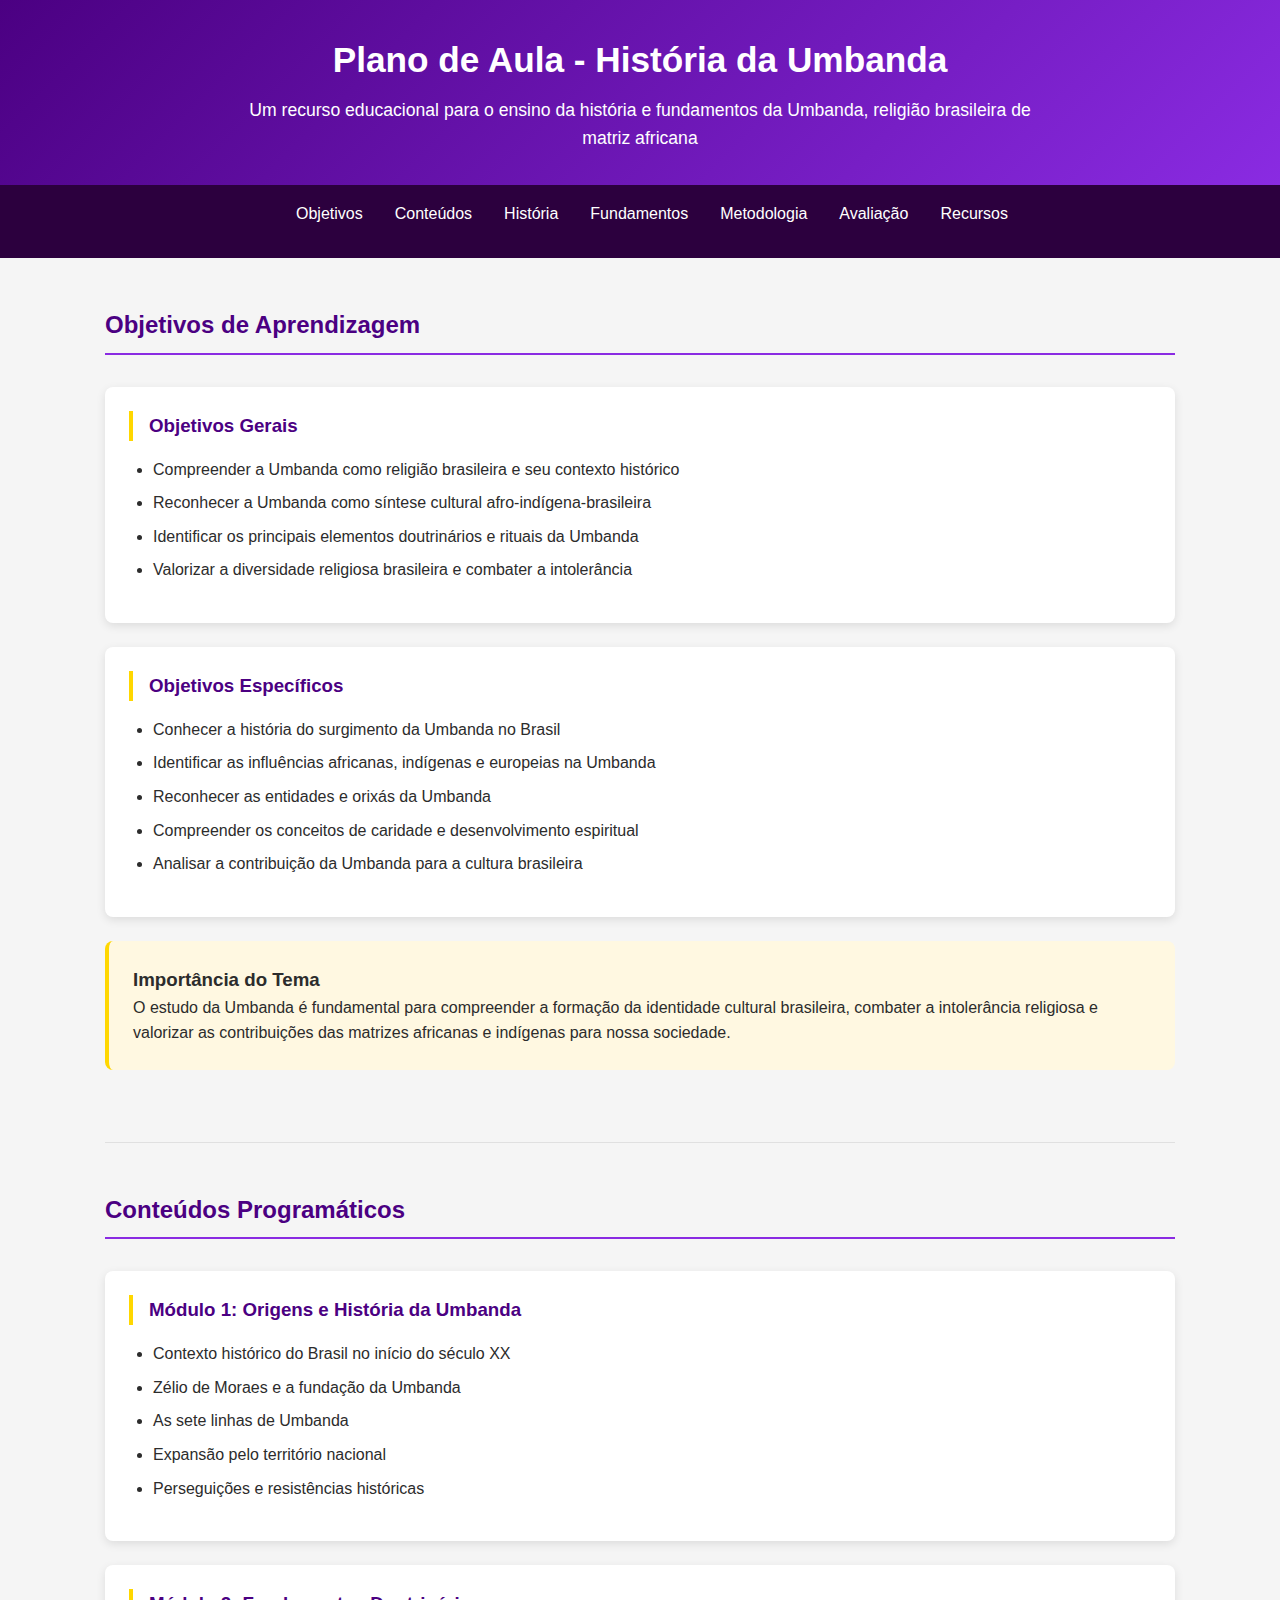
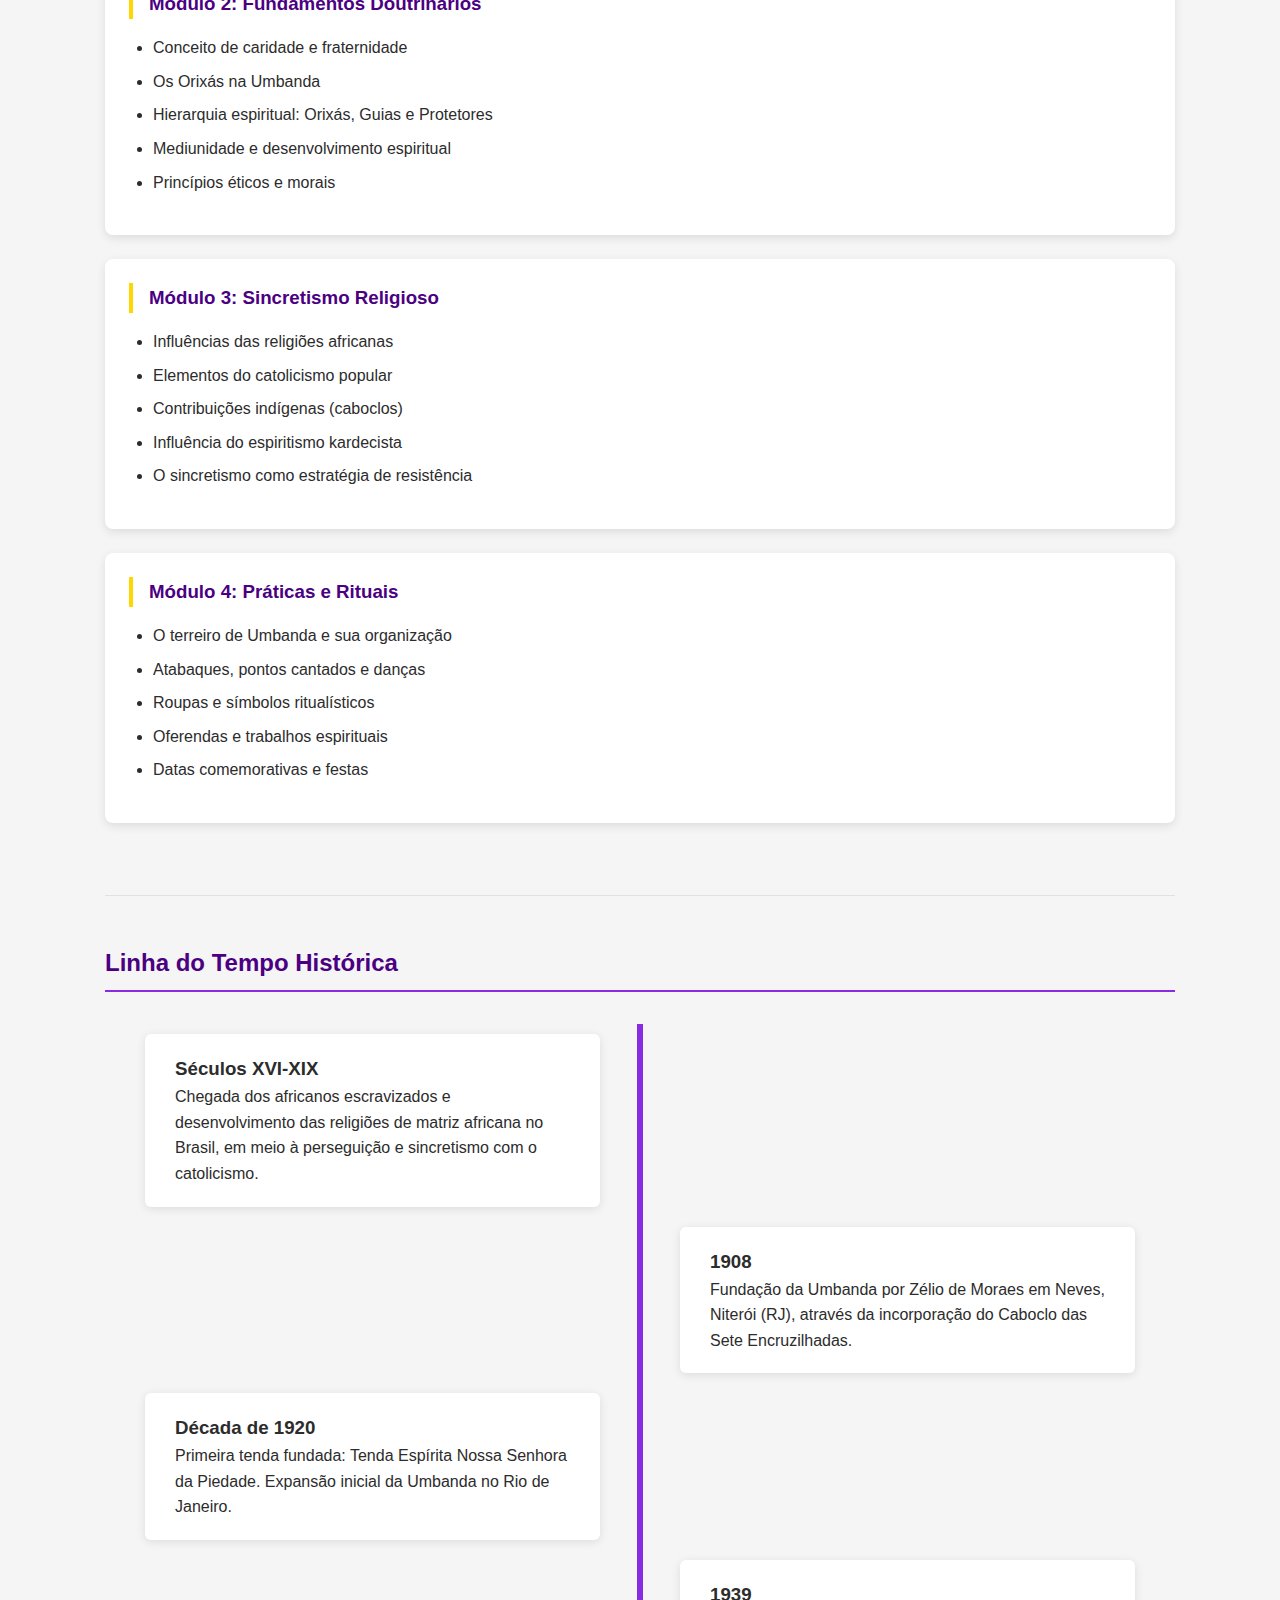
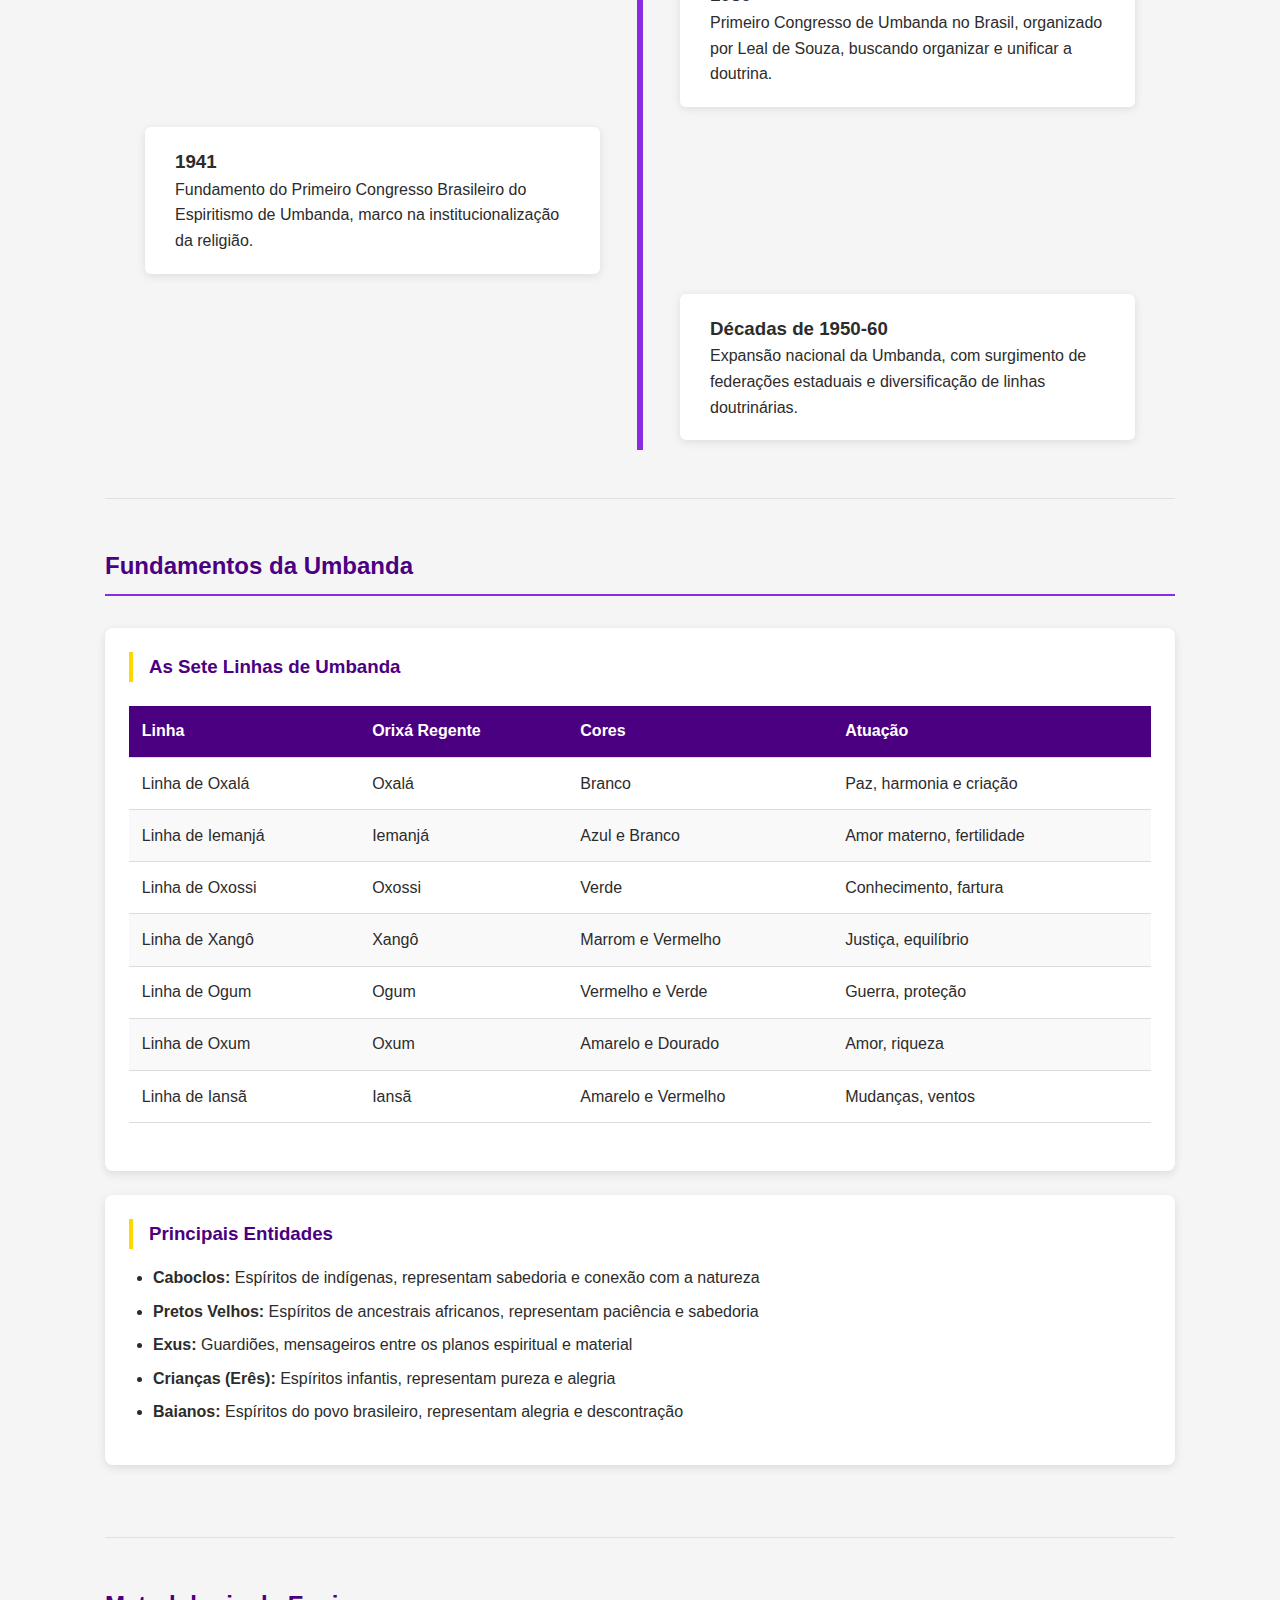
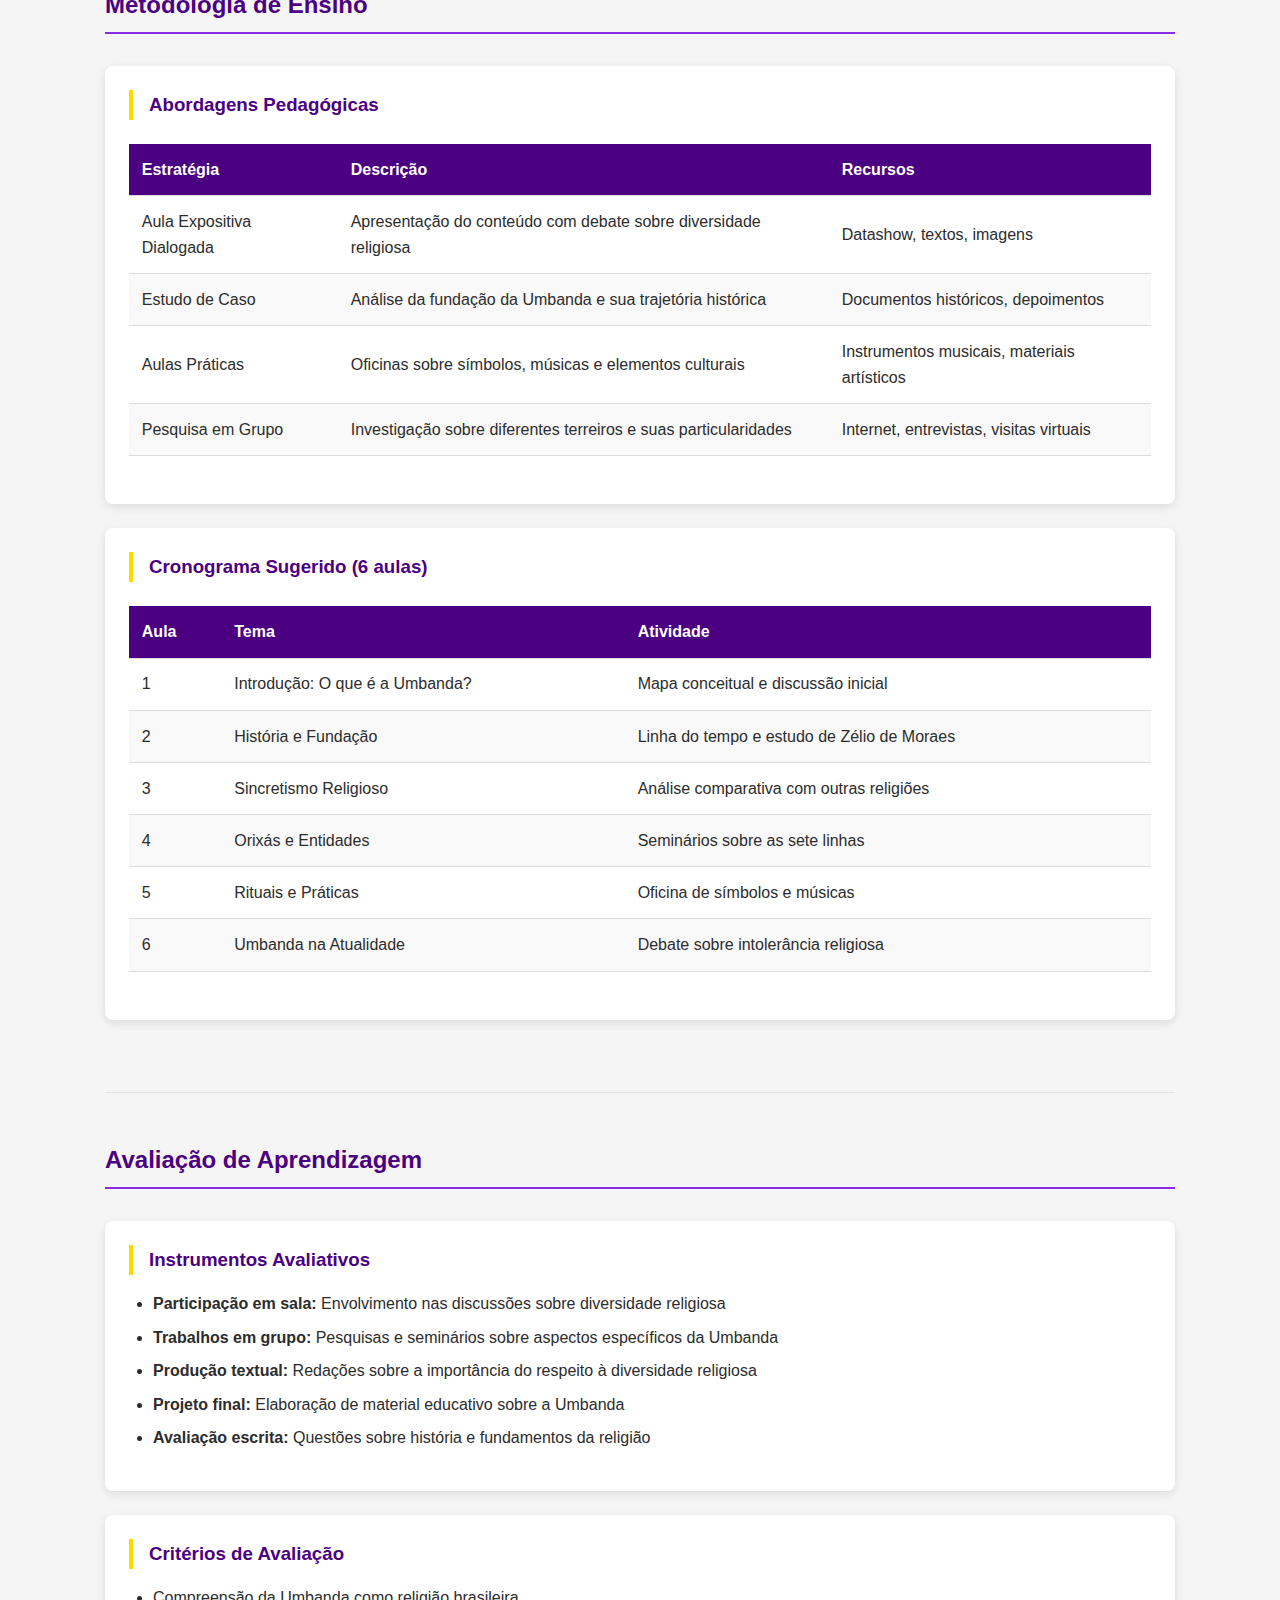
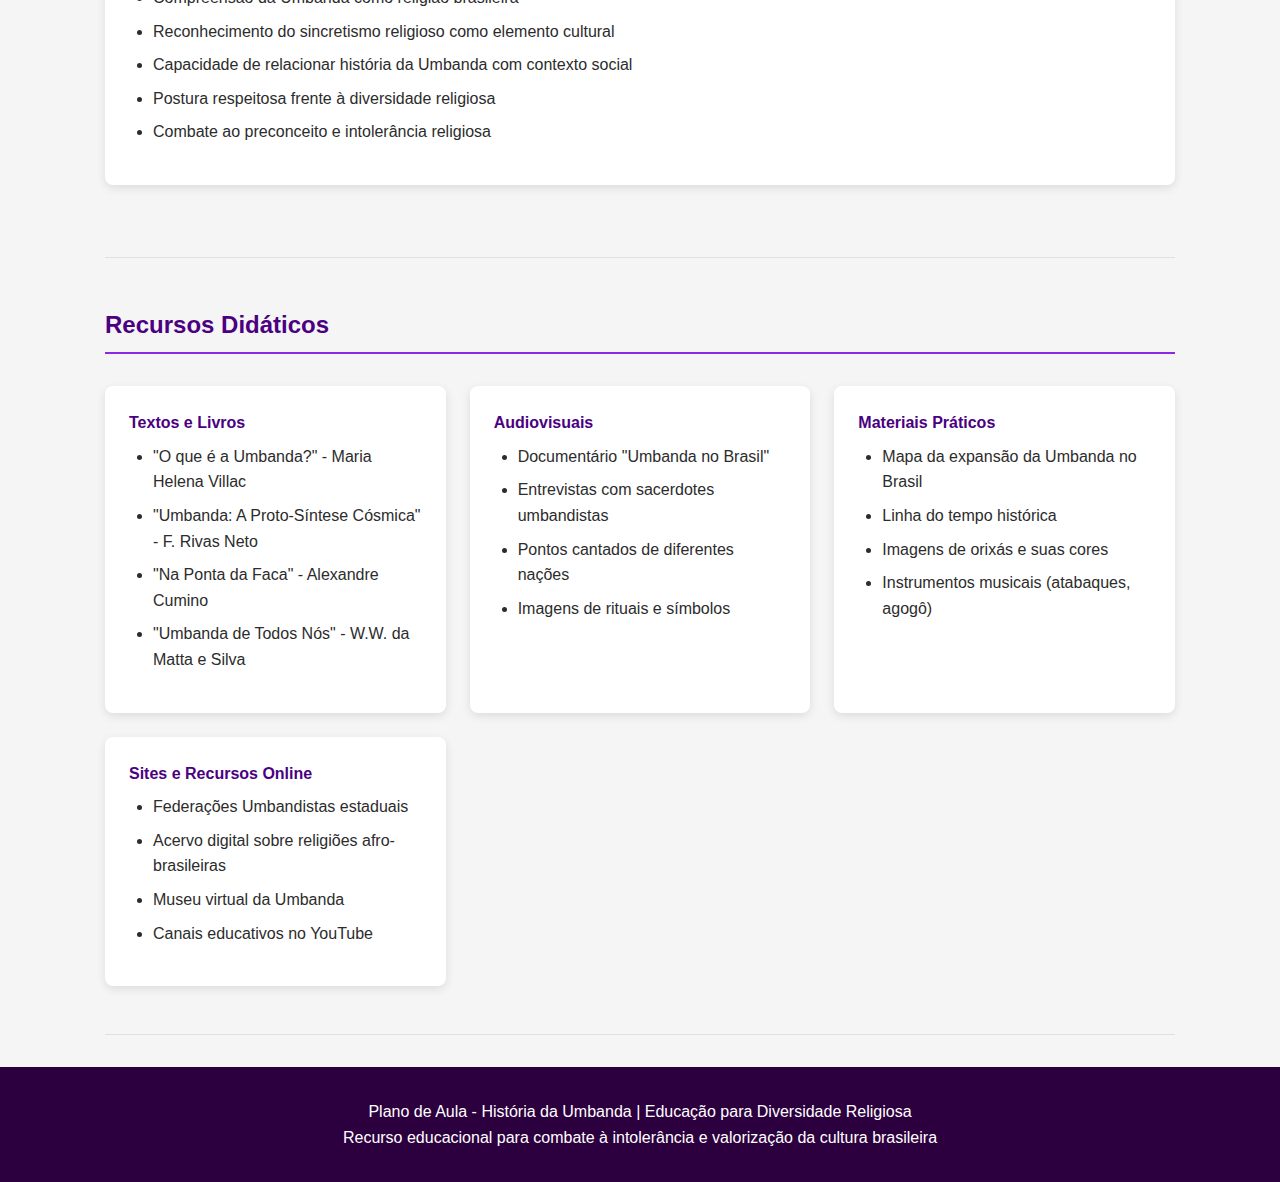
<file: historiaAfrica.html>
<!DOCTYPE html>
<html lang="pt-BR">
<head>
    <meta charset="UTF-8">
    <meta name="viewport" content="width=device-width, initial-scale=1.0">
    <title>Plano de Aula - História da Umbanda</title>
    <style>
        /* Reset e estilos gerais */
        * {
            margin: 0;
            padding: 0;
            box-sizing: border-box;
            font-family: 'Segoe UI', Tahoma, Geneva, Verdana, sans-serif;
        }
        
        :root {
            --primary: #4B0082;
            --secondary: #8A2BE2;
            --accent: #FFD700;
            --light: #F5F5F5;
            --dark: #2C003E;
            --text: #2C2C2C;
        }
        
        body {
            background-color: var(--light);
            color: var(--text);
            line-height: 1.6;
        }
        
        .container {
            width: 90%;
            max-width: 1100px;
            margin: 0 auto;
            padding: 0 15px;
        }
        
        /* Cabeçalho */
        header {
            background: linear-gradient(135deg, var(--primary), var(--secondary));
            color: white;
            padding: 2rem 0;
            text-align: center;
            box-shadow: 0 2px 10px rgba(0,0,0,0.1);
        }
        
        header h1 {
            font-size: 2.2rem;
            margin-bottom: 0.5rem;
        }
        
        header p {
            font-size: 1.1rem;
            max-width: 800px;
            margin: 0 auto;
        }
        
        /* Navegação */
        nav {
            background-color: var(--dark);
            padding: 1rem 0;
        }
        
        nav ul {
            display: flex;
            justify-content: center;
            list-style: none;
            flex-wrap: wrap;
        }
        
        nav ul li {
            margin: 0 1rem;
        }
        
        nav ul li a {
            color: white;
            text-decoration: none;
            font-weight: 500;
            transition: all 0.3s ease;
        }
        
        nav ul li a:hover {
            color: var(--accent);
        }
        
        /* Seções */
        section {
            padding: 3rem 0;
            border-bottom: 1px solid #e0e0e0;
        }
        
        .section-title {
            color: var(--primary);
            margin-bottom: 2rem;
            padding-bottom: 0.5rem;
            border-bottom: 2px solid var(--secondary);
        }
        
        /* Cards */
        .card {
            background-color: white;
            border-radius: 8px;
            padding: 1.5rem;
            margin-bottom: 1.5rem;
            box-shadow: 0 3px 10px rgba(0,0,0,0.1);
        }
        
        .card h3 {
            color: var(--primary);
            margin-bottom: 1rem;
            border-left: 4px solid var(--accent);
            padding-left: 1rem;
        }
        
        /* Listas */
        ul, ol {
            margin-left: 1.5rem;
            margin-bottom: 1rem;
        }
        
        li {
            margin-bottom: 0.5rem;
        }
        
        /* Tabela */
        table {
            width: 100%;
            border-collapse: collapse;
            margin: 1.5rem 0;
        }
        
        th, td {
            padding: 0.8rem;
            text-align: left;
            border-bottom: 1px solid #ddd;
        }
        
        th {
            background-color: var(--primary);
            color: white;
        }
        
        tr:nth-child(even) {
            background-color: #f9f9f9;
        }
        
        /* Elementos especiais */
        .highlight {
            background-color: #fff8e1;
            padding: 1.5rem;
            border-radius: 8px;
            border-left: 4px solid var(--accent);
            margin: 1.5rem 0;
        }
        
        .timeline {
            position: relative;
            max-width: 1200px;
            margin: 0 auto;
        }
        
        .timeline::after {
            content: '';
            position: absolute;
            width: 6px;
            background-color: var(--secondary);
            top: 0;
            bottom: 0;
            left: 50%;
            margin-left: -3px;
        }
        
        .timeline-item {
            padding: 10px 40px;
            position: relative;
            width: 50%;
            box-sizing: border-box;
        }
        
        .timeline-item:nth-child(odd) {
            left: 0;
        }
        
        .timeline-item:nth-child(even) {
            left: 50%;
        }
        
        .timeline-content {
            padding: 20px 30px;
            background-color: white;
            position: relative;
            border-radius: 6px;
            box-shadow: 0 2px 10px rgba(0,0,0,0.1);
        }
        
        /* Recursos */
        .resources-grid {
            display: grid;
            grid-template-columns: repeat(auto-fit, minmax(250px, 1fr));
            gap: 1.5rem;
        }
        
        .resource-item {
            background-color: white;
            padding: 1.5rem;
            border-radius: 8px;
            box-shadow: 0 3px 10px rgba(0,0,0,0.1);
        }
        
        .resource-item h4 {
            color: var(--primary);
            margin-bottom: 0.5rem;
        }
        
        /* Rodapé */
        footer {
            background-color: var(--dark);
            color: white;
            text-align: center;
            padding: 2rem 0;
            margin-top: 2rem;
        }
        
        /* Responsividade */
        @media (max-width: 768px) {
            nav ul {
                flex-direction: column;
                align-items: center;
            }
            
            nav ul li {
                margin: 0.5rem 0;
            }
            
            header h1 {
                font-size: 1.8rem;
            }
            
            .timeline::after {
                left: 31px;
            }
            
            .timeline-item {
                width: 100%;
                padding-left: 70px;
                padding-right: 25px;
            }
            
            .timeline-item:nth-child(even) {
                left: 0;
            }
        }
    </style>
</head>
<body>
    <!-- Cabeçalho -->
    <header>
        <div class="container">
            <h1>Plano de Aula - História da Umbanda</h1>
            <p>Um recurso educacional para o ensino da história e fundamentos da Umbanda, religião brasileira de matriz africana</p>
        </div>
    </header>

    <!-- Navegação -->
    <nav>
        <div class="container">
            <ul>
                <li><a href="#objetivos">Objetivos</a></li>
                <li><a href="#conteudos">Conteúdos</a></li>
                <li><a href="#historia">História</a></li>
                <li><a href="#fundamentos">Fundamentos</a></li>
                <li><a href="#metodologia">Metodologia</a></li>
                <li><a href="#avaliacao">Avaliação</a></li>
                <li><a href="#recursos">Recursos</a></li>
            </ul>
        </div>
    </nav>

    <!-- Conteúdo Principal -->
    <main class="container">
        <!-- Objetivos -->
        <section id="objetivos">
            <h2 class="section-title">Objetivos de Aprendizagem</h2>
            
            <div class="card">
                <h3>Objetivos Gerais</h3>
                <ul>
                    <li>Compreender a Umbanda como religião brasileira e seu contexto histórico</li>
                    <li>Reconhecer a Umbanda como síntese cultural afro-indígena-brasileira</li>
                    <li>Identificar os principais elementos doutrinários e rituais da Umbanda</li>
                    <li>Valorizar a diversidade religiosa brasileira e combater a intolerância</li>
                </ul>
            </div>
            
            <div class="card">
                <h3>Objetivos Específicos</h3>
                <ul>
                    <li>Conhecer a história do surgimento da Umbanda no Brasil</li>
                    <li>Identificar as influências africanas, indígenas e europeias na Umbanda</li>
                    <li>Reconhecer as entidades e orixás da Umbanda</li>
                    <li>Compreender os conceitos de caridade e desenvolvimento espiritual</li>
                    <li>Analisar a contribuição da Umbanda para a cultura brasileira</li>
                </ul>
            </div>

            <div class="highlight">
                <h3>Importância do Tema</h3>
                <p>O estudo da Umbanda é fundamental para compreender a formação da identidade cultural brasileira, combater a intolerância religiosa e valorizar as contribuições das matrizes africanas e indígenas para nossa sociedade.</p>
            </div>
        </section>

        <!-- Conteúdos -->
        <section id="conteudos">
            <h2 class="section-title">Conteúdos Programáticos</h2>
            
            <div class="card">
                <h3>Módulo 1: Origens e História da Umbanda</h3>
                <ul>
                    <li>Contexto histórico do Brasil no início do século XX</li>
                    <li>Zélio de Moraes e a fundação da Umbanda</li>
                    <li>As sete linhas de Umbanda</li>
                    <li>Expansão pelo território nacional</li>
                    <li>Perseguições e resistências históricas</li>
                </ul>
            </div>
            
            <div class="card">
                <h3>Módulo 2: Fundamentos Doutrinários</h3>
                <ul>
                    <li>Conceito de caridade e fraternidade</li>
                    <li>Os Orixás na Umbanda</li>
                    <li>Hierarquia espiritual: Orixás, Guias e Protetores</li>
                    <li>Mediunidade e desenvolvimento espiritual</li>
                    <li>Princípios éticos e morais</li>
                </ul>
            </div>
            
            <div class="card">
                <h3>Módulo 3: Sincretismo Religioso</h3>
                <ul>
                    <li>Influências das religiões africanas</li>
                    <li>Elementos do catolicismo popular</li>
                    <li>Contribuições indígenas (caboclos)</li>
                    <li>Influência do espiritismo kardecista</li>
                    <li>O sincretismo como estratégia de resistência</li>
                </ul>
            </div>
            
            <div class="card">
                <h3>Módulo 4: Práticas e Rituais</h3>
                <ul>
                    <li>O terreiro de Umbanda e sua organização</li>
                    <li>Atabaques, pontos cantados e danças</li>
                    <li>Roupas e símbolos ritualísticos</li>
                    <li>Oferendas e trabalhos espirituais</li>
                    <li>Datas comemorativas e festas</li>
                </ul>
            </div>
        </section>

        <!-- História -->
        <section id="historia">
            <h2 class="section-title">Linha do Tempo Histórica</h2>
            
            <div class="timeline">
                <div class="timeline-item">
                    <div class="timeline-content">
                        <h3>Séculos XVI-XIX</h3>
                        <p>Chegada dos africanos escravizados e desenvolvimento das religiões de matriz africana no Brasil, em meio à perseguição e sincretismo com o catolicismo.</p>
                    </div>
                </div>
                <div class="timeline-item">
                    <div class="timeline-content">
                        <h3>1908</h3>
                        <p>Fundação da Umbanda por Zélio de Moraes em Neves, Niterói (RJ), através da incorporação do Caboclo das Sete Encruzilhadas.</p>
                    </div>
                </div>
                <div class="timeline-item">
                    <div class="timeline-content">
                        <h3>Década de 1920</h3>
                        <p>Primeira tenda fundada: Tenda Espírita Nossa Senhora da Piedade. Expansão inicial da Umbanda no Rio de Janeiro.</p>
                    </div>
                </div>
                <div class="timeline-item">
                    <div class="timeline-content">
                        <h3>1939</h3>
                        <p>Primeiro Congresso de Umbanda no Brasil, organizado por Leal de Souza, buscando organizar e unificar a doutrina.</p>
                    </div>
                </div>
                <div class="timeline-item">
                    <div class="timeline-content">
                        <h3>1941</h3>
                        <p>Fundamento do Primeiro Congresso Brasileiro do Espiritismo de Umbanda, marco na institucionalização da religião.</p>
                    </div>
                </div>
                <div class="timeline-item">
                    <div class="timeline-content">
                        <h3>Décadas de 1950-60</h3>
                        <p>Expansão nacional da Umbanda, com surgimento de federações estaduais e diversificação de linhas doutrinárias.</p>
                    </div>
                </div>
            </div>
        </section>

        <!-- Fundamentos -->
        <section id="fundamentos">
            <h2 class="section-title">Fundamentos da Umbanda</h2>
            
            <div class="card">
                <h3>As Sete Linhas de Umbanda</h3>
                <table>
                    <thead>
                        <tr>
                            <th>Linha</th>
                            <th>Orixá Regente</th>
                            <th>Cores</th>
                            <th>Atuação</th>
                        </tr>
                    </thead>
                    <tbody>
                        <tr>
                            <td>Linha de Oxalá</td>
                            <td>Oxalá</td>
                            <td>Branco</td>
                            <td>Paz, harmonia e criação</td>
                        </tr>
                        <tr>
                            <td>Linha de Iemanjá</td>
                            <td>Iemanjá</td>
                            <td>Azul e Branco</td>
                            <td>Amor materno, fertilidade</td>
                        </tr>
                        <tr>
                            <td>Linha de Oxossi</td>
                            <td>Oxossi</td>
                            <td>Verde</td>
                            <td>Conhecimento, fartura</td>
                        </tr>
                        <tr>
                            <td>Linha de Xangô</td>
                            <td>Xangô</td>
                            <td>Marrom e Vermelho</td>
                            <td>Justiça, equilíbrio</td>
                        </tr>
                        <tr>
                            <td>Linha de Ogum</td>
                            <td>Ogum</td>
                            <td>Vermelho e Verde</td>
                            <td>Guerra, proteção</td>
                        </tr>
                        <tr>
                            <td>Linha de Oxum</td>
                            <td>Oxum</td>
                            <td>Amarelo e Dourado</td>
                            <td>Amor, riqueza</td>
                        </tr>
                        <tr>
                            <td>Linha de Iansã</td>
                            <td>Iansã</td>
                            <td>Amarelo e Vermelho</td>
                            <td>Mudanças, ventos</td>
                        </tr>
                    </tbody>
                </table>
            </div>
            
            <div class="card">
                <h3>Principais Entidades</h3>
                <ul>
                    <li><strong>Caboclos:</strong> Espíritos de indígenas, representam sabedoria e conexão com a natureza</li>
                    <li><strong>Pretos Velhos:</strong> Espíritos de ancestrais africanos, representam paciência e sabedoria</li>
                    <li><strong>Exus:</strong> Guardiões, mensageiros entre os planos espiritual e material</li>
                    <li><strong>Crianças (Erês):</strong> Espíritos infantis, representam pureza e alegria</li>
                    <li><strong>Baianos:</strong> Espíritos do povo brasileiro, representam alegria e descontração</li>
                </ul>
            </div>
        </section>

        <!-- Metodologia -->
        <section id="metodologia">
            <h2 class="section-title">Metodologia de Ensino</h2>
            
            <div class="card">
                <h3>Abordagens Pedagógicas</h3>
                <table>
                    <thead>
                        <tr>
                            <th>Estratégia</th>
                            <th>Descrição</th>
                            <th>Recursos</th>
                        </tr>
                    </thead>
                    <tbody>
                        <tr>
                            <td>Aula Expositiva Dialogada</td>
                            <td>Apresentação do conteúdo com debate sobre diversidade religiosa</td>
                            <td>Datashow, textos, imagens</td>
                        </tr>
                        <tr>
                            <td>Estudo de Caso</td>
                            <td>Análise da fundação da Umbanda e sua trajetória histórica</td>
                            <td>Documentos históricos, depoimentos</td>
                        </tr>
                        <tr>
                            <td>Aulas Práticas</td>
                            <td>Oficinas sobre símbolos, músicas e elementos culturais</td>
                            <td>Instrumentos musicais, materiais artísticos</td>
                        </tr>
                        <tr>
                            <td>Pesquisa em Grupo</td>
                            <td>Investigação sobre diferentes terreiros e suas particularidades</td>
                            <td>Internet, entrevistas, visitas virtuais</td>
                        </tr>
                    </tbody>
                </table>
            </div>
            
            <div class="card">
                <h3>Cronograma Sugerido (6 aulas)</h3>
                <table>
                    <thead>
                        <tr>
                            <th>Aula</th>
                            <th>Tema</th>
                            <th>Atividade</th>
                        </tr>
                    </thead>
                    <tbody>
                        <tr>
                            <td>1</td>
                            <td>Introdução: O que é a Umbanda?</td>
                            <td>Mapa conceitual e discussão inicial</td>
                        </tr>
                        <tr>
                            <td>2</td>
                            <td>História e Fundação</td>
                            <td>Linha do tempo e estudo de Zélio de Moraes</td>
                        </tr>
                        <tr>
                            <td>3</td>
                            <td>Sincretismo Religioso</td>
                            <td>Análise comparativa com outras religiões</td>
                        </tr>
                        <tr>
                            <td>4</td>
                            <td>Orixás e Entidades</td>
                            <td>Seminários sobre as sete linhas</td>
                        </tr>
                        <tr>
                            <td>5</td>
                            <td>Rituais e Práticas</td>
                            <td>Oficina de símbolos e músicas</td>
                        </tr>
                        <tr>
                            <td>6</td>
                            <td>Umbanda na Atualidade</td>
                            <td>Debate sobre intolerância religiosa</td>
                        </tr>
                    </tbody>
                </table>
            </div>
        </section>

        <!-- Avaliação -->
        <section id="avaliacao">
            <h2 class="section-title">Avaliação de Aprendizagem</h2>
            
            <div class="card">
                <h3>Instrumentos Avaliativos</h3>
                <ul>
                    <li><strong>Participação em sala:</strong> Envolvimento nas discussões sobre diversidade religiosa</li>
                    <li><strong>Trabalhos em grupo:</strong> Pesquisas e seminários sobre aspectos específicos da Umbanda</li>
                    <li><strong>Produção textual:</strong> Redações sobre a importância do respeito à diversidade religiosa</li>
                    <li><strong>Projeto final:</strong> Elaboração de material educativo sobre a Umbanda</li>
                    <li><strong>Avaliação escrita:</strong> Questões sobre história e fundamentos da religião</li>
                </ul>
            </div>
            
            <div class="card">
                <h3>Critérios de Avaliação</h3>
                <ul>
                    <li>Compreensão da Umbanda como religião brasileira</li>
                    <li>Reconhecimento do sincretismo religioso como elemento cultural</li>
                    <li>Capacidade de relacionar história da Umbanda com contexto social</li>
                    <li>Postura respeitosa frente à diversidade religiosa</li>
                    <li>Combate ao preconceito e intolerância religiosa</li>
                </ul>
            </div>
        </section>

        <!-- Recursos -->
        <section id="recursos">
            <h2 class="section-title">Recursos Didáticos</h2>
            
            <div class="resources-grid">
                <div class="resource-item">
                    <h4>Textos e Livros</h4>
                    <ul>
                        <li>"O que é a Umbanda?" - Maria Helena Villac</li>
                        <li>"Umbanda: A Proto-Síntese Cósmica" - F. Rivas Neto</li>
                        <li>"Na Ponta da Faca" - Alexandre Cumino</li>
                        <li>"Umbanda de Todos Nós" - W.W. da Matta e Silva</li>
                    </ul>
                </div>
                
                <div class="resource-item">
                    <h4>Audiovisuais</h4>
                    <ul>
                        <li>Documentário "Umbanda no Brasil"</li>
                        <li>Entrevistas com sacerdotes umbandistas</li>
                        <li>Pontos cantados de diferentes nações</li>
                        <li>Imagens de rituais e símbolos</li>
                    </ul>
                </div>
                
                <div class="resource-item">
                    <h4>Materiais Práticos</h4>
                    <ul>
                        <li>Mapa da expansão da Umbanda no Brasil</li>
                        <li>Linha do tempo histórica</li>
                        <li>Imagens de orixás e suas cores</li>
                        <li>Instrumentos musicais (atabaques, agogô)</li>
                    </ul>
                </div>
                
                <div class="resource-item">
                    <h4>Sites e Recursos Online</h4>
                    <ul>
                        <li>Federações Umbandistas estaduais</li>
                        <li>Acervo digital sobre religiões afro-brasileiras</li>
                        <li>Museu virtual da Umbanda</li>
                        <li>Canais educativos no YouTube</li>
                    </ul>
                </div>
            </div>
        </section>
    </main>

    <!-- Rodapé -->
    <footer>
        <div class="container">
            <p>Plano de Aula - História da Umbanda | Educação para Diversidade Religiosa</p>
            <p>Recurso educacional para combate à intolerância e valorização da cultura brasileira</p>
        </div>
    </footer>
</body>
</html>
</file>
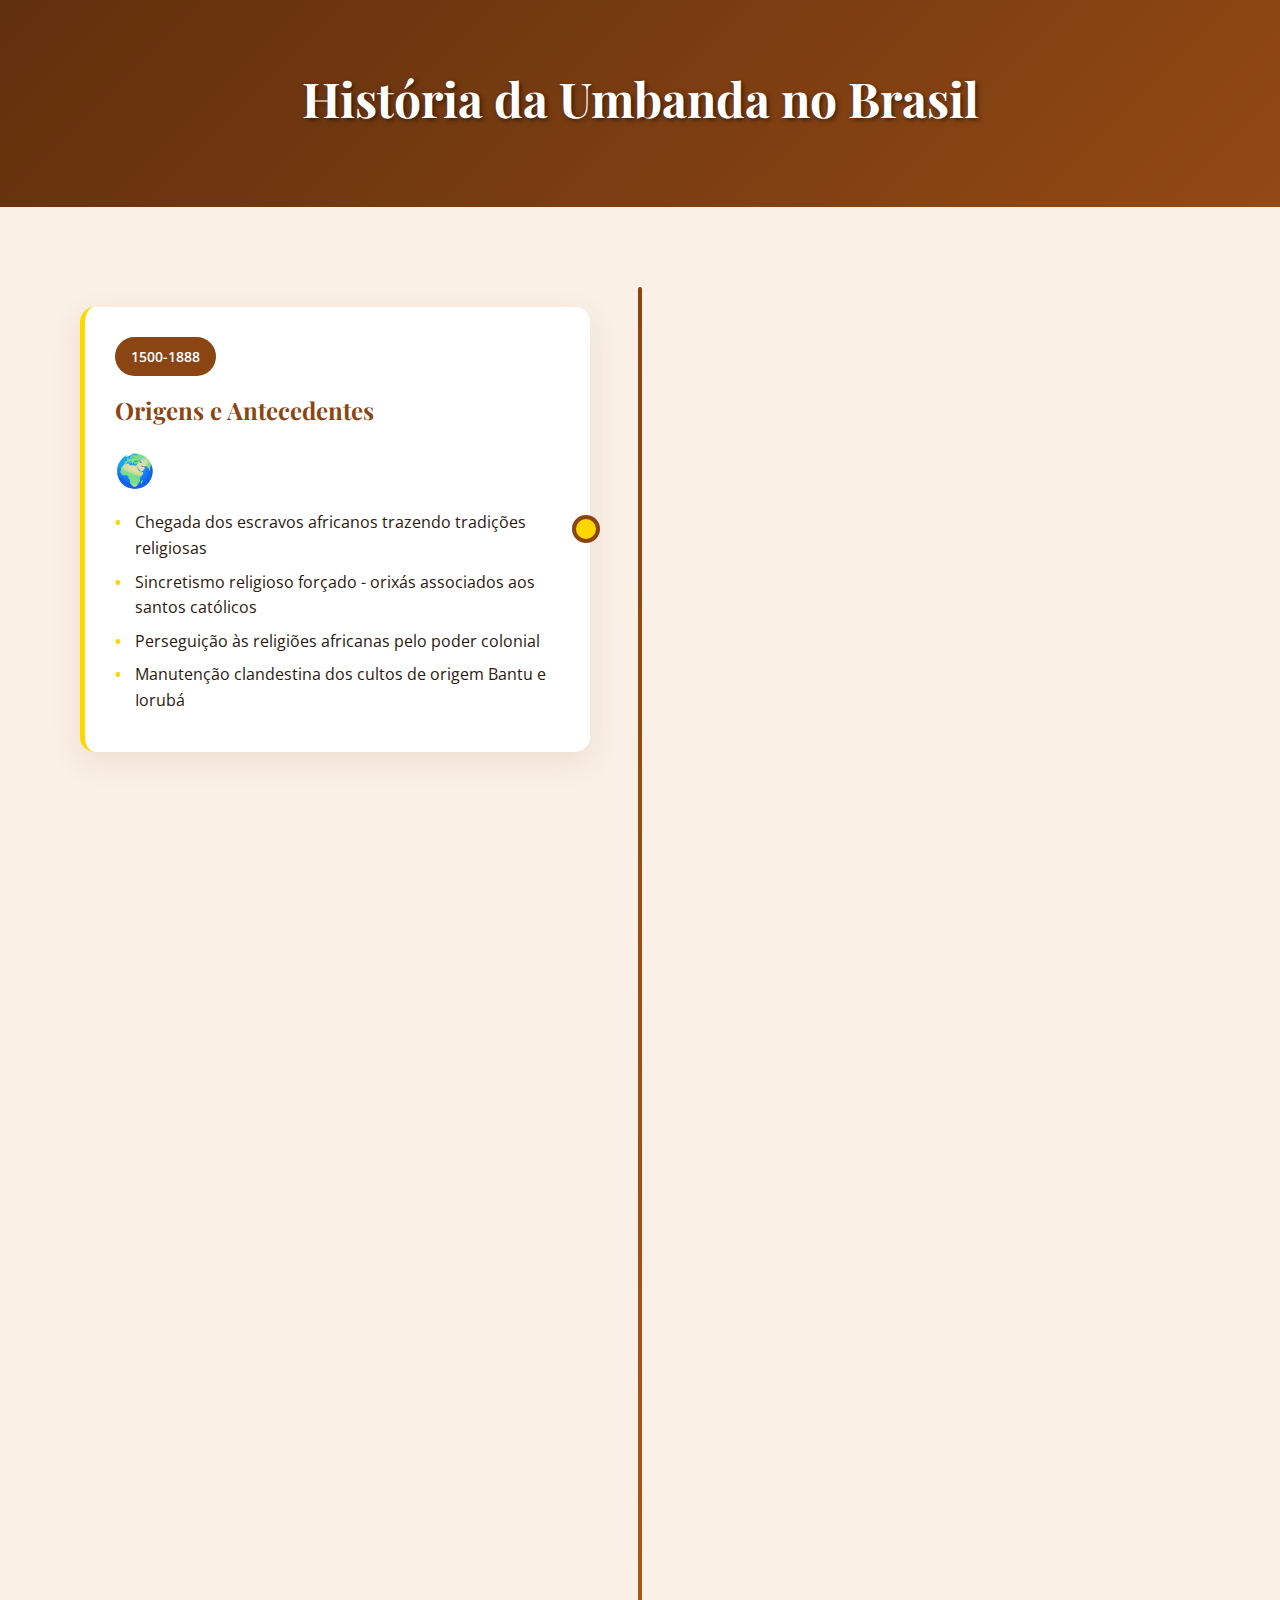
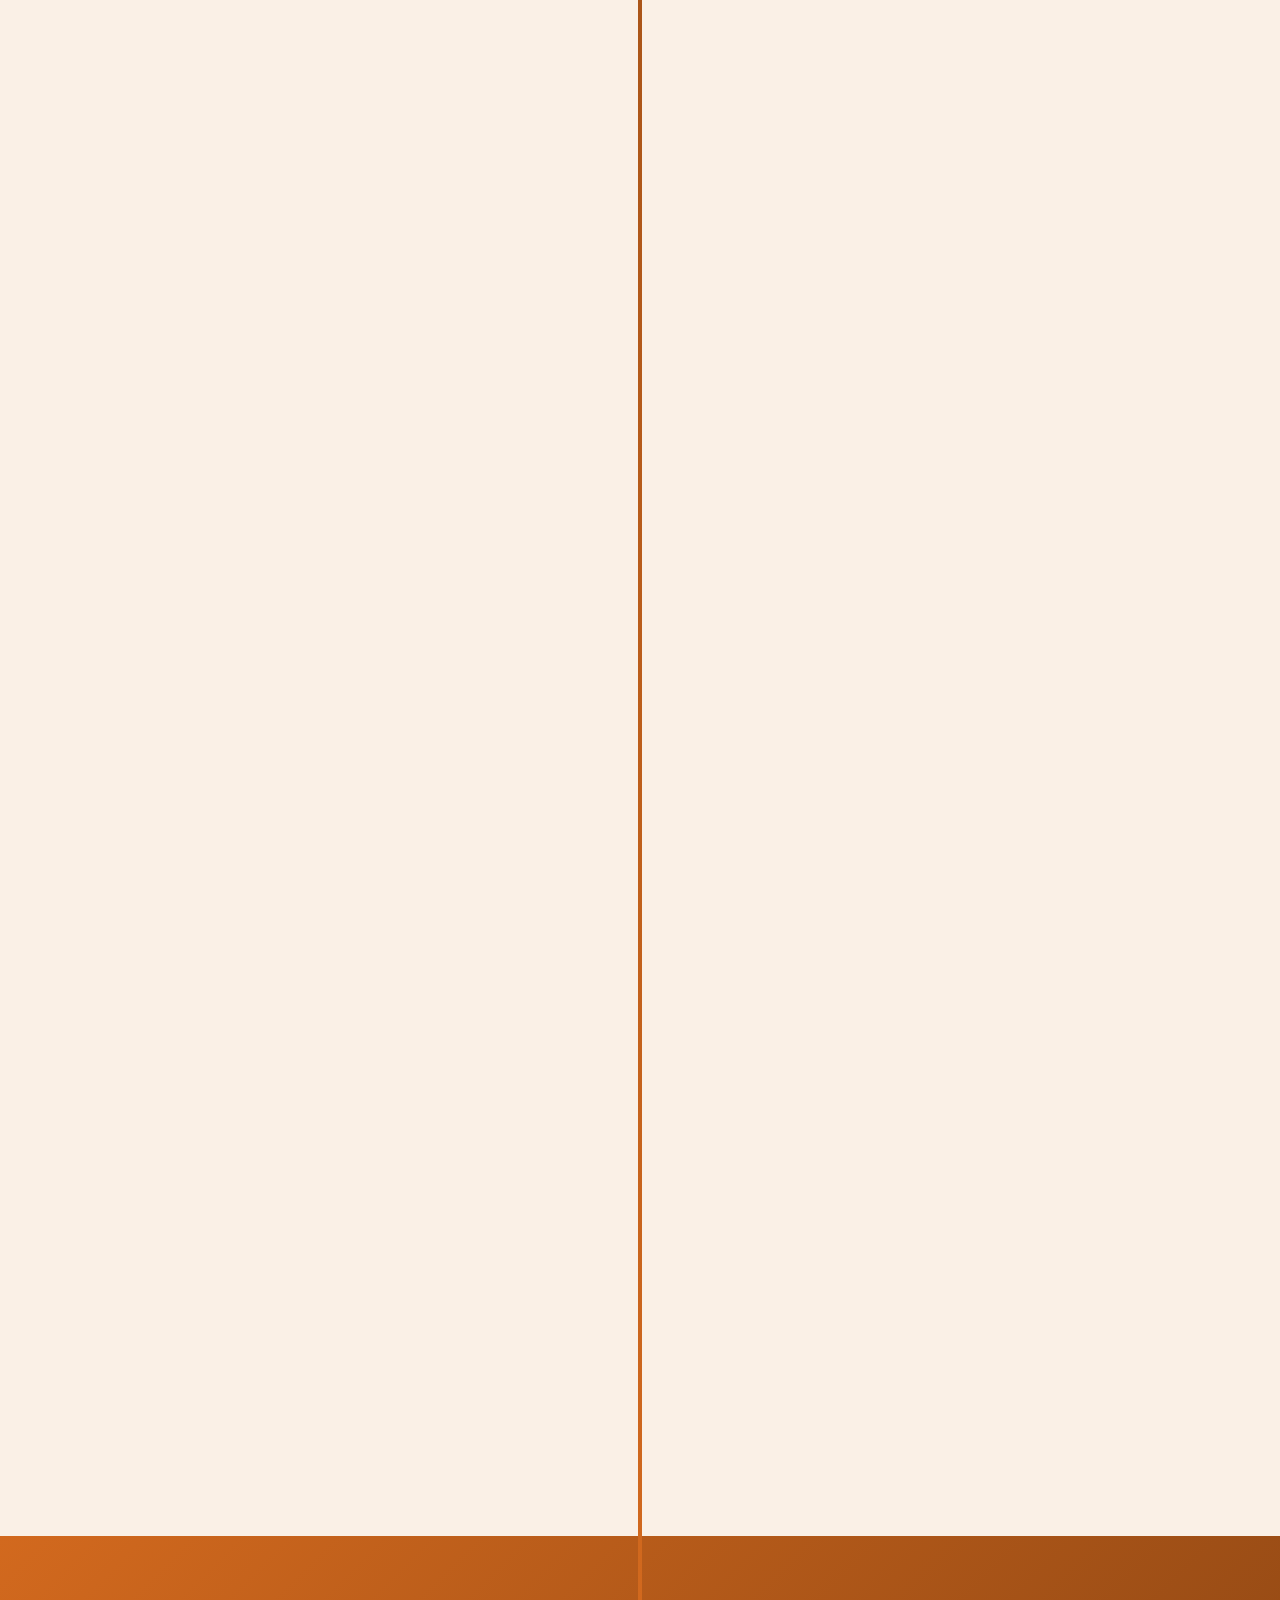
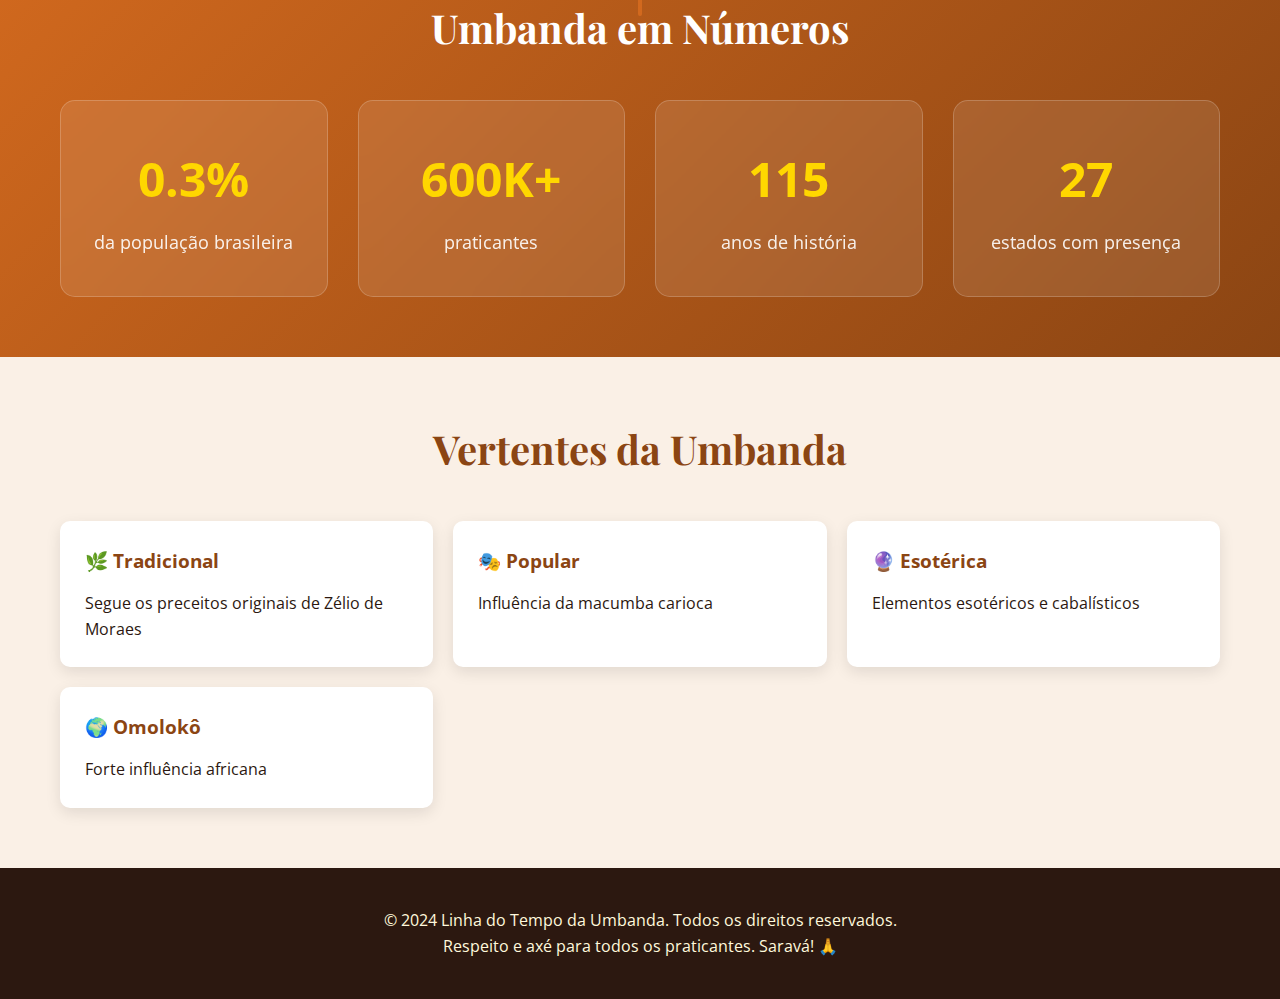
<file: linhadotempo.html>
<!DOCTYPE html>
<html lang="pt-BR">
<head>
    <meta charset="UTF-8">
    <meta name="viewport" content="width=device-width, initial-scale=1.0">
    <title>Linha do Tempo - História da Umbanda no Brasil</title>
    <link href="https://fonts.googleapis.com/css2?family=Open+Sans:wght@400;600;700&family=Playfair+Display:wght@700&display=swap" rel="stylesheet">
    <style>
        * {
            margin: 0;
            padding: 0;
            box-sizing: border-box;
        }

        :root {
            --primary-color: #8B4513;
            --secondary-color: #D2691E;
            --accent-color: #FFD700;
            --text-dark: #2C1810;
            --text-light: #FFF8DC;
            --background: #FAF0E6;
            --card-bg: #FFFFFF;
        }

        body {
            font-family: 'Open Sans', sans-serif;
            background-color: var(--background);
            color: var(--text-dark);
            line-height: 1.6;
        }

        .container {
            max-width: 1200px;
            margin: 0 auto;
            padding: 0 20px;
        }

        /* Header */
        .header {
            background: linear-gradient(135deg, var(--primary-color), var(--secondary-color));
            color: white;
            text-align: center;
            padding: 60px 20px;
            position: relative;
            overflow: hidden;
        }

        .header::before {
            content: '';
            position: absolute;
            top: 0;
            left: 0;
            right: 0;
            bottom: 0;
            background: rgba(0, 0, 0, 0.3);
        }

        .header h1 {
            font-family: 'Playfair Display', serif;
            font-size: 3rem;
            margin-bottom: 10px;
            position: relative;
            text-shadow: 2px 2px 4px rgba(0, 0, 0, 0.5);
        }

        .header p {
            font-size: 1.2rem;
            opacity: 0.9;
            position: relative;
        }

        /* Timeline */
        .timeline {
            position: relative;
            padding: 80px 0;
        }

        .timeline-line {
            position: absolute;
            left: 50%;
            transform: translateX(-50%);
            width: 4px;
            height: 100%;
            background: linear-gradient(to bottom, var(--primary-color), var(--secondary-color));
            border-radius: 2px;
        }

        .timeline-item {
            width: 50%;
            padding: 20px;
            position: relative;
            opacity: 0;
            transform: translateY(50px);
            transition: all 0.6s ease;
        }

        .timeline-item.visible {
            opacity: 1;
            transform: translateY(0);
        }

        .timeline-item.left {
            left: 0;
            padding-right: 50px;
        }

        .timeline-item.right {
            left: 50%;
            padding-left: 50px;
        }

        .timeline-content {
            background: var(--card-bg);
            padding: 30px;
            border-radius: 15px;
            box-shadow: 0 10px 30px rgba(139, 69, 19, 0.1);
            border-left: 5px solid var(--accent-color);
            position: relative;
            transition: transform 0.3s ease, box-shadow 0.3s ease;
        }

        .timeline-content:hover {
            transform: translateY(-5px);
            box-shadow: 0 15px 40px rgba(139, 69, 19, 0.2);
        }

        .timeline-date {
            background: var(--primary-color);
            color: white;
            padding: 8px 16px;
            border-radius: 20px;
            font-weight: 600;
            display: inline-block;
            margin-bottom: 15px;
            font-size: 0.9rem;
        }

        .timeline-content h3 {
            color: var(--primary-color);
            margin-bottom: 15px;
            font-family: 'Playfair Display', serif;
            font-size: 1.5rem;
        }

        .timeline-icon {
            font-size: 2rem;
            margin-bottom: 15px;
        }

        .timeline-content ul {
            list-style: none;
        }

        .timeline-content li {
            margin-bottom: 8px;
            padding-left: 20px;
            position: relative;
        }

        .timeline-content li::before {
            content: '•';
            color: var(--accent-color);
            font-weight: bold;
            position: absolute;
            left: 0;
        }

        .timeline-item.left .timeline-content::after {
            content: '';
            position: absolute;
            right: -10px;
            top: 50%;
            transform: translateY(-50%);
            width: 20px;
            height: 20px;
            background: var(--accent-color);
            border: 4px solid var(--primary-color);
            border-radius: 50%;
        }

        .timeline-item.right .timeline-content::after {
            content: '';
            position: absolute;
            left: -10px;
            top: 50%;
            transform: translateY(-50%);
            width: 20px;
            height: 20px;
            background: var(--accent-color);
            border: 4px solid var(--primary-color);
            border-radius: 50%;
        }

        /* Stats Section */
        .stats {
            background: linear-gradient(135deg, var(--secondary-color), var(--primary-color));
            color: white;
            padding: 60px 0;
            text-align: center;
        }

        .stats h2 {
            font-family: 'Playfair Display', serif;
            font-size: 2.5rem;
            margin-bottom: 40px;
        }

        .stats-grid {
            display: grid;
            grid-template-columns: repeat(auto-fit, minmax(250px, 1fr));
            gap: 30px;
            margin-top: 40px;
        }

        .stat-card {
            background: rgba(255, 255, 255, 0.1);
            padding: 40px 20px;
            border-radius: 15px;
            backdrop-filter: blur(10px);
            border: 1px solid rgba(255, 255, 255, 0.2);
            transition: transform 0.3s ease;
        }

        .stat-card:hover {
            transform: translateY(-10px);
        }

        .stat-number {
            font-size: 3rem;
            font-weight: 700;
            margin-bottom: 10px;
            color: var(--accent-color);
        }

        .stat-label {
            font-size: 1.1rem;
            opacity: 0.9;
        }

        /* Footer */
        .footer {
            background: var(--text-dark);
            color: var(--text-light);
            text-align: center;
            padding: 40px 20px;
        }

        /* Responsive */
        @media (max-width: 768px) {
            .timeline-line {
                left: 20px;
            }
            
            .timeline-item {
                width: 100%;
                left: 0;
                padding: 20px 20px 20px 60px;
            }
            
            .timeline-item.left,
            .timeline-item.right {
                padding: 20px 20px 20px 60px;
            }
            
            .timeline-item.left .timeline-content::after,
            .timeline-item.right .timeline-content::after {
                left: -40px;
            }
            
            .header h1 {
                font-size: 2rem;
            }
            
            .stats-grid {
                grid-template-columns: 1fr;
            }
        }

        /* Animações */
        @keyframes fadeInUp {
            from {
                opacity: 0;
                transform: translateY(30px);
            }
            to {
                opacity: 1;
                transform: translateY(0);
            }
        }

        .fade-in {
            animation: fadeInUp 0.8s ease-out;
        }

        /* Botão de Voltar ao Topo */
        .back-to-top {
            position: fixed;
            bottom: 30px;
            right: 30px;
            background: var(--primary-color);
            color: white;
            width: 50px;
            height: 50px;
            border-radius: 50%;
            display: flex;
            align-items: center;
            justify-content: center;
            text-decoration: none;
            font-size: 1.5rem;
            box-shadow: 0 4px 15px rgba(0,0,0,0.2);
            transition: all 0.3s ease;
            z-index: 1000;
            opacity: 0;
            visibility: hidden;
        }

        .back-to-top.visible {
            opacity: 1;
            visibility: visible;
        }

        .back-to-top:hover {
            background: var(--secondary-color);
            transform: translateY(-3px);
        }
    </style>
</head>
<body>
    <!-- Header -->
    <header class="header">
        <div class="container">
            <h1>História da Umbanda no Brasil</h1>
            <p>Uma jornada através do tempo da religião brasileira</p>
        </div>
    </header>

    <!-- Linha do Tempo -->
    <section class="timeline">
        <div class="container">
            <div class="timeline-line"></div>
            
            <!-- Período 1 -->
            <div class="timeline-item left">
                <div class="timeline-content">
                    <div class="timeline-date">1500-1888</div>
                    <h3>Origens e Antecedentes</h3>
                    <div class="timeline-icon">🌍</div>
                    <ul>
                        <li>Chegada dos escravos africanos trazendo tradições religiosas</li>
                        <li>Sincretismo religioso forçado - orixás associados aos santos católicos</li>
                        <li>Perseguição às religiões africanas pelo poder colonial</li>
                        <li>Manutenção clandestina dos cultos de origem Bantu e Iorubá</li>
                    </ul>
                </div>
            </div>

            <!-- Período 2 -->
            <div class="timeline-item right">
                <div class="timeline-content">
                    <div class="timeline-date">1900-1920</div>
                    <h3>Fundação da Umbanda</h3>
                    <div class="timeline-icon">⭐</div>
                    <ul>
                        <li><strong>1908</strong> - Primeira sessão em Niterói/RJ (15 de novembro)</li>
                        <li><strong>Zélio Fernandino de Moraes</strong> - Fundador (17 anos)</li>
                        <li><strong>Caboclo das Sete Encruzilhadas</strong> - Primeira manifestação</li>
                        <li><strong>1918</strong> - Primeiro terreiro oficial: "Tenda Espírita Nossa Senhora da Piedade"</li>
                    </ul>
                </div>
            </div>

            <!-- Período 3 -->
            <div class="timeline-item left">
                <div class="timeline-content">
                    <div class="timeline-date">1920-1950</div>
                    <h3>Consolidação e Crescimento</h3>
                    <div class="timeline-icon">📈</div>
                    <ul>
                        <li>Surgimento das sete linhas da Umbanda</li>
                        <li><strong>1939</strong> - Primeiro Congresso de Umbanda no Rio de Janeiro</li>
                        <li>Expansão para São Paulo e outros estados</li>
                        <li>Crescimento urbano e adaptação às cidades</li>
                        <li><strong>1941</strong> - Fundação da Federação Espírita de Umbanda</li>
                    </ul>
                </div>
            </div>

            <!-- Período 4 -->
            <div class="timeline-item right">
                <div class="timeline-content">
                    <div class="timeline-date">1950-1980</div>
                    <h3>Institucionalização</h3>
                    <div class="timeline-icon">🏛️</div>
                    <ul>
                        <li>Criação de federações estaduais</li>
                        <li><strong>1964</strong> - I Congresso Brasileiro de Umbanda</li>
                        <li>Reconhecimento oficial como religião</li>
                        <li>Padronização de ritos e cerimônias</li>
                        <li><strong>1976</strong> - Inclusão no Censo do IBGE</li>
                    </ul>
                </div>
            </div>

            <!-- Período 5 -->
            <div class="timeline-item left">
                <div class="timeline-content">
                    <div class="timeline-date">1980-2000</div>
                    <h3>Modernização e Diversificação</h3>
                    <div class="timeline-icon">🔄</div>
                    <ul>
                        <li>Surgimento da Umbanda Esotérica</li>
                        <li>Movimento de reafricanização</li>
                        <li>Influência de novas correntes espiritualistas</li>
                        <li>Crescimento na mídia e cultura popular</li>
                        <li><strong>1988</strong> - Proteção constitucional como liberdade religiosa</li>
                    </ul>
                </div>
            </div>

            <!-- Período 6 -->
            <div class="timeline-item right">
                <div class="timeline-content">
                    <div class="timeline-date">2000-Atualidade</div>
                    <h3>Século XXI</h3>
                    <div class="timeline-icon">🌍</div>
                    <ul>
                        <li><strong>2003</strong> - Dia Nacional da Umbanda (15 de novembro)</li>
                        <li>Reconhecimento legal e direitos religiosos</li>
                        <li>Presença na internet e redes sociais</li>
                        <li>Adaptação pós-pandemia</li>
                        <li>Diálogo inter-religioso</li>
                        <li>Segunda maior religião de matriz africana no Brasil</li>
                    </ul>
                </div>
            </div>
        </div>
    </section>

    <!-- Estatísticas -->
    <section class="stats">
        <div class="container">
            <h2>Umbanda em Números</h2>
            <div class="stats-grid">
                <div class="stat-card">
                    <div class="stat-number">0.3%</div>
                    <div class="stat-label">da população brasileira</div>
                </div>
                <div class="stat-card">
                    <div class="stat-number">600K+</div>
                    <div class="stat-label">praticantes</div>
                </div>
                <div class="stat-card">
                    <div class="stat-number">115</div>
                    <div class="stat-label">anos de história</div>
                </div>
                <div class="stat-card">
                    <div class="stat-number">27</div>
                    <div class="stat-label">estados com presença</div>
                </div>
            </div>
        </div>
    </section>

    <!-- Vertentes -->
    <section class="timeline" style="background: var(--background); padding: 60px 0;">
        <div class="container">
            <h2 style="text-align: center; font-family: 'Playfair Display', serif; color: var(--primary-color); margin-bottom: 40px; font-size: 2.5rem;">
                Vertentes da Umbanda
            </h2>
            <div style="display: grid; grid-template-columns: repeat(auto-fit, minmax(300px, 1fr)); gap: 20px;">
                <div style="background: white; padding: 25px; border-radius: 10px; box-shadow: 0 5px 15px rgba(0,0,0,0.1);">
                    <h3 style="color: var(--primary-color); margin-bottom: 15px;">🌿 Tradicional</h3>
                    <p>Segue os preceitos originais de Zélio de Moraes</p>
                </div>
                <div style="background: white; padding: 25px; border-radius: 10px; box-shadow: 0 5px 15px rgba(0,0,0,0.1);">
                    <h3 style="color: var(--primary-color); margin-bottom: 15px;">🎭 Popular</h3>
                    <p>Influência da macumba carioca</p>
                </div>
                <div style="background: white; padding: 25px; border-radius: 10px; box-shadow: 0 5px 15px rgba(0,0,0,0.1);">
                    <h3 style="color: var(--primary-color); margin-bottom: 15px;">🔮 Esotérica</h3>
                    <p>Elementos esotéricos e cabalísticos</p>
                </div>
                <div style="background: white; padding: 25px; border-radius: 10px; box-shadow: 0 5px 15px rgba(0,0,0,0.1);">
                    <h3 style="color: var(--primary-color); margin-bottom: 15px;">🌍 Omolokô</h3>
                    <p>Forte influência africana</p>
                </div>
            </div>
        </div>
    </section>

    <!-- Footer -->
    <footer class="footer">
        <div class="container">
            <p>&copy; 2024 Linha do Tempo da Umbanda. Todos os direitos reservados.</p>
            <p>Respeito e axé para todos os praticantes. Saravá! 🙏</p>
        </div>
    </footer>

    <!-- Botão Voltar ao Topo -->
    <a href="#" class="back-to-top" id="backToTop">↑</a>

    <script>
        // Animação da linha do tempo
        document.addEventListener('DOMContentLoaded', function() {
            // Observador de interseção para animação
            const observerOptions = {
                threshold: 0.1,
                rootMargin: '0px 0px -50px 0px'
            };

            const observer = new IntersectionObserver(function(entries) {
                entries.forEach(entry => {
                    if (entry.isIntersecting) {
                        entry.target.classList.add('visible');
                    }
                });
            }, observerOptions);

            // Observar todos os itens da timeline
            document.querySelectorAll('.timeline-item').forEach(item => {
                observer.observe(item);
            });

            // Efeitos de hover melhorados
            const timelineContents = document.querySelectorAll('.timeline-content');
            
            timelineContents.forEach(content => {
                content.addEventListener('mouseenter', function() {
                    this.style.transform = 'translateY(-10px) scale(1.02)';
                });
                
                content.addEventListener('mouseleave', function() {
                    this.style.transform = 'translateY(0) scale(1)';
                });
            });

            // Contadores animados para estatísticas
            const statNumbers = document.querySelectorAll('.stat-number');
            
            const startCounters = (entries, observer) => {
                entries.forEach(entry => {
                    if (entry.isIntersecting) {
                        const statNumber = entry.target;
                        let target;
                        
                        if (statNumber.textContent.includes('%')) {
                            target = 0.3;
                        } else if (statNumber.textContent === '600K+') {
                            target = 600;
                        } else if (statNumber.textContent === '115') {
                            target = 115;
                        } else {
                            target = 27;
                        }
                        
                        let current = 0;
                        const increment = target / 50;
                        const timer = setInterval(() => {
                            current += increment;
                            if (current >= target) {
                                if (target === 0.3) {
                                    statNumber.textContent = target.toFixed(1) + '%';
                                } else if (target === 600) {
                                    statNumber.textContent = target + 'K+';
                                } else {
                                    statNumber.textContent = target;
                                }
                                clearInterval(timer);
                            } else {
                                if (target === 0.3) {
                                    statNumber.textContent = current.toFixed(1) + '%';
                                } else if (target === 600) {
                                    statNumber.textContent = Math.floor(current) + 'K+';
                                } else {
                                    statNumber.textContent = Math.floor(current);
                                }
                            }
                        }, 30);
                        observer.unobserve(statNumber);
                    }
                });
            };

            const statsObserver = new IntersectionObserver(startCounters, { threshold: 0.5 });
            statNumbers.forEach(stat => statsObserver.observe(stat));

            // Efeito de digitação no header
            const subtitle = document.querySelector('.header p');
            const originalText = subtitle.textContent;
            subtitle.textContent = '';
            
            let charIndex = 0;
            function typeWriter() {
                if (charIndex < originalText.length) {
                    subtitle.textContent += originalText.charAt(charIndex);
                    charIndex++;
                    setTimeout(typeWriter, 50);
                }
            }
            
            // Iniciar efeito de digitação após 1 segundo
            setTimeout(typeWriter, 1000);

            // Botão Voltar ao Topo
            const backToTop = document.getElementById('backToTop');
            
            window.addEventListener('scroll', function() {
                if (window.pageYOffset > 300) {
                    backToTop.classList.add('visible');
                } else {
                    backToTop.classList.remove('visible');
                }
            });

            backToTop.addEventListener('click', function(e) {
                e.preventDefault();
                window.scrollTo({
                    top: 0,
                    behavior: 'smooth'
                });
            });

            // Efeito de parallax no header
            window.addEventListener('scroll', function() {
                const scrolled = window.pageYOffset;
                const header = document.querySelector('.header');
                const rate = scrolled * 0.5;
                
                header.style.transform = `translateY(${rate}px)`;
            });
        });

        // Smooth scroll para links
        document.querySelectorAll('a[href^="#"]').forEach(anchor => {
            anchor.addEventListener('click', function (e) {
                e.preventDefault();
                const target = document.querySelector(this.getAttribute('href'));
                if (target) {
                    target.scrollIntoView({
                        behavior: 'smooth',
                        block: 'start'
                    });
                }
            });
        });
    </script>
</body>
</html>
</file>
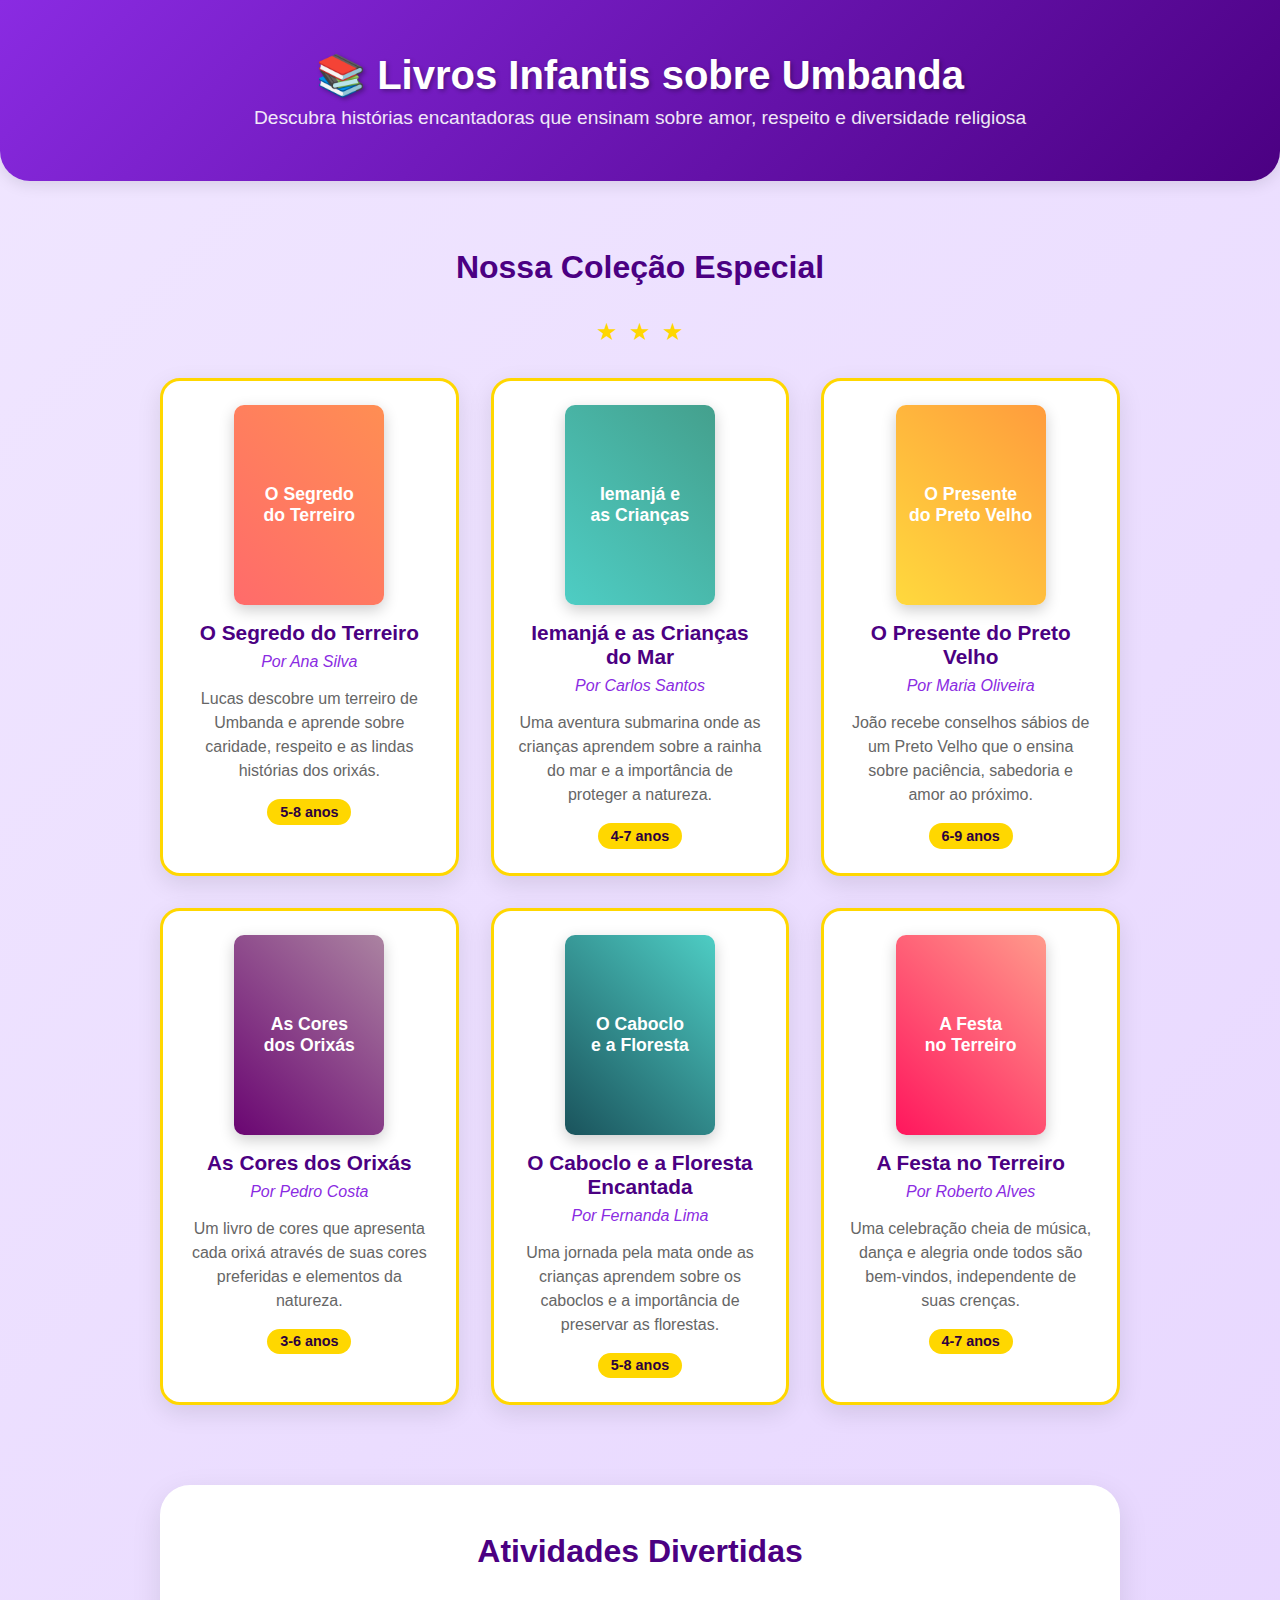
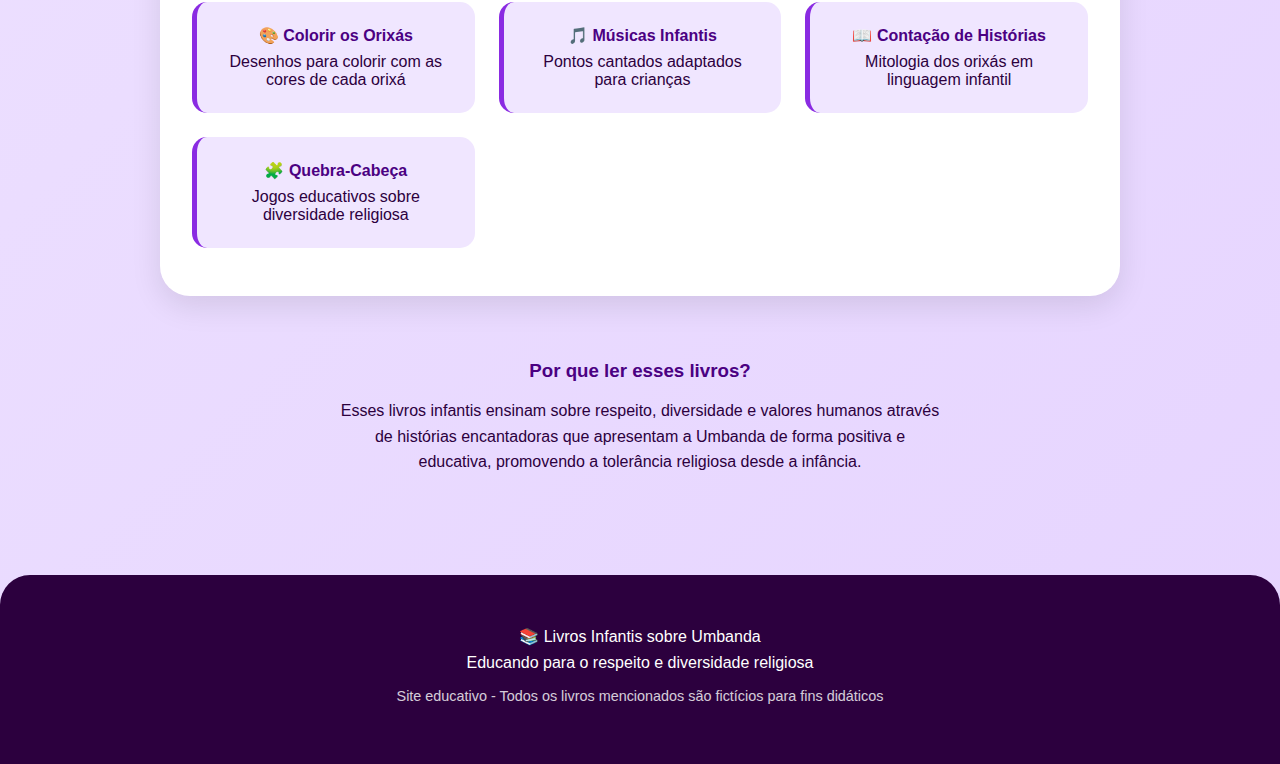
<file: livros.html>
<!DOCTYPE html>
<html lang="pt-BR">
<head>
    <meta charset="UTF-8">
    <meta name="viewport" content="width=device-width, initial-scale=1.0">
    <title>Livros Infantis sobre Umbanda</title>
    <style>
        * {
            margin: 0;
            padding: 0;
            box-sizing: border-box;
            font-family: 'Comic Sans MS', 'Segoe UI', sans-serif;
        }

        :root {
            --primary: #8A2BE2;
            --secondary: #4B0082;
            --accent: #FFD700;
            --light: #F0E6FF;
            --dark: #2C003E;
        }

        body {
            background: linear-gradient(135deg, var(--light), #E6D4FF);
            color: var(--dark);
            min-height: 100vh;
        }

        .container {
            max-width: 1000px;
            margin: 0 auto;
            padding: 20px;
        }

        /* Header */
        header {
            background: linear-gradient(135deg, var(--primary), var(--secondary));
            color: white;
            padding: 2rem 0;
            text-align: center;
            border-radius: 0 0 30px 30px;
            box-shadow: 0 4px 15px rgba(0,0,0,0.1);
        }

        .header-content h1 {
            font-size: 2.5rem;
            margin-bottom: 0.5rem;
            text-shadow: 2px 2px 4px rgba(0,0,0,0.3);
        }

        .header-content p {
            font-size: 1.2rem;
            opacity: 0.9;
        }

        /* Livros */
        .books-section {
            padding: 3rem 0;
        }

        .section-title {
            text-align: center;
            color: var(--secondary);
            margin-bottom: 2rem;
            font-size: 2rem;
        }

        .books-grid {
            display: grid;
            grid-template-columns: repeat(auto-fit, minmax(280px, 1fr));
            gap: 2rem;
            margin-top: 2rem;
        }

        .book-card {
            background: white;
            border-radius: 20px;
            padding: 1.5rem;
            text-align: center;
            box-shadow: 0 8px 25px rgba(0,0,0,0.1);
            transition: transform 0.3s ease, box-shadow 0.3s ease;
            border: 3px solid var(--accent);
        }

        .book-card:hover {
            transform: translateY(-10px);
            box-shadow: 0 15px 35px rgba(0,0,0,0.2);
        }

        .book-cover {
            width: 150px;
            height: 200px;
            background: linear-gradient(45deg, var(--primary), var(--secondary));
            margin: 0 auto 1rem;
            border-radius: 10px;
            display: flex;
            align-items: center;
            justify-content: center;
            color: white;
            font-weight: bold;
            font-size: 1.1rem;
            box-shadow: 0 5px 15px rgba(0,0,0,0.2);
        }

        .book-title {
            color: var(--secondary);
            margin-bottom: 0.5rem;
            font-size: 1.3rem;
        }

        .book-author {
            color: var(--primary);
            margin-bottom: 1rem;
            font-style: italic;
        }

        .book-description {
            color: #666;
            margin-bottom: 1rem;
            line-height: 1.5;
        }

        .age-badge {
            display: inline-block;
            background: var(--accent);
            color: var(--dark);
            padding: 0.3rem 0.8rem;
            border-radius: 20px;
            font-size: 0.9rem;
            font-weight: bold;
        }

        /* Atividades */
        .activities {
            background: white;
            padding: 3rem 2rem;
            border-radius: 30px;
            margin: 2rem 0;
            box-shadow: 0 10px 30px rgba(0,0,0,0.1);
        }

        .activity-grid {
            display: grid;
            grid-template-columns: repeat(auto-fit, minmax(250px, 1fr));
            gap: 1.5rem;
            margin-top: 1.5rem;
        }

        .activity-card {
            background: var(--light);
            padding: 1.5rem;
            border-radius: 15px;
            text-align: center;
            border-left: 5px solid var(--primary);
        }

        .activity-card h4 {
            color: var(--secondary);
            margin-bottom: 0.5rem;
        }

        /* Footer */
        footer {
            background: var(--dark);
            color: white;
            text-align: center;
            padding: 2rem 0;
            margin-top: 3rem;
            border-radius: 30px 30px 0 0;
        }

        .footer-content p {
            margin-bottom: 0.5rem;
        }

        /* Responsivo */
        @media (max-width: 768px) {
            .header-content h1 {
                font-size: 2rem;
            }
            
            .books-grid {
                grid-template-columns: 1fr;
            }
            
            .book-card {
                margin: 0 1rem;
            }
        }

        /* Elementos decorativos */
        .star {
            color: var(--accent);
            font-size: 1.5rem;
            margin: 0 0.2rem;
        }

        .decoration {
            text-align: center;
            margin: 1rem 0;
        }
    </style>
</head>
<body>
    <!-- Cabeçalho -->
    <header>
        <div class="container header-content">
            <h1>📚 Livros Infantis sobre Umbanda</h1>
            <p>Descubra histórias encantadoras que ensinam sobre amor, respeito e diversidade religiosa</p>
        </div>
    </header>

    <!-- Conteúdo Principal -->
    <main class="container">
        <!-- Livros -->
        <section class="books-section">
            <h2 class="section-title">Nossa Coleção Especial</h2>
            
            <div class="decoration">
                <span class="star">★</span>
                <span class="star">★</span>
                <span class="star">★</span>
            </div>

            <div class="books-grid">
                <!-- Livro 1 -->
                <div class="book-card">
                    <div class="book-cover" style="background: linear-gradient(45deg, #FF6B6B, #FF8E53);">
                        O Segredo<br>do Terreiro
                    </div>
                    <h3 class="book-title">O Segredo do Terreiro</h3>
                    <p class="book-author">Por Ana Silva</p>
                    <p class="book-description">Lucas descobre um terreiro de Umbanda e aprende sobre caridade, respeito e as lindas histórias dos orixás.</p>
                    <span class="age-badge">5-8 anos</span>
                </div>

                <!-- Livro 2 -->
                <div class="book-card">
                    <div class="book-cover" style="background: linear-gradient(45deg, #4ECDC4, #44A08D);">
                        Iemanjá e<br>as Crianças
                    </div>
                    <h3 class="book-title">Iemanjá e as Crianças do Mar</h3>
                    <p class="book-author">Por Carlos Santos</p>
                    <p class="book-description">Uma aventura submarina onde as crianças aprendem sobre a rainha do mar e a importância de proteger a natureza.</p>
                    <span class="age-badge">4-7 anos</span>
                </div>

                <!-- Livro 3 -->
                <div class="book-card">
                    <div class="book-cover" style="background: linear-gradient(45deg, #FFD93D, #FF9C3D);">
                        O Presente<br>do Preto Velho
                    </div>
                    <h3 class="book-title">O Presente do Preto Velho</h3>
                    <p class="book-author">Por Maria Oliveira</p>
                    <p class="book-description">João recebe conselhos sábios de um Preto Velho que o ensina sobre paciência, sabedoria e amor ao próximo.</p>
                    <span class="age-badge">6-9 anos</span>
                </div>

                <!-- Livro 4 -->
                <div class="book-card">
                    <div class="book-cover" style="background: linear-gradient(45deg, #6A0572, #AB83A1);">
                        As Cores<br>dos Orixás
                    </div>
                    <h3 class="book-title">As Cores dos Orixás</h3>
                    <p class="book-author">Por Pedro Costa</p>
                    <p class="book-description">Um livro de cores que apresenta cada orixá através de suas cores preferidas e elementos da natureza.</p>
                    <span class="age-badge">3-6 anos</span>
                </div>

                <!-- Livro 5 -->
                <div class="book-card">
                    <div class="book-cover" style="background: linear-gradient(45deg, #1A535C, #4ECDC4);">
                        O Caboclo<br>e a Floresta
                    </div>
                    <h3 class="book-title">O Caboclo e a Floresta Encantada</h3>
                    <p class="book-author">Por Fernanda Lima</p>
                    <p class="book-description">Uma jornada pela mata onde as crianças aprendem sobre os caboclos e a importância de preservar as florestas.</p>
                    <span class="age-badge">5-8 anos</span>
                </div>

                <!-- Livro 6 -->
                <div class="book-card">
                    <div class="book-cover" style="background: linear-gradient(45deg, #FF165D, #FF9A8B);">
                        A Festa<br>no Terreiro
                    </div>
                    <h3 class="book-title">A Festa no Terreiro</h3>
                    <p class="book-author">Por Roberto Alves</p>
                    <p class="book-description">Uma celebração cheia de música, dança e alegria onde todos são bem-vindos, independente de suas crenças.</p>
                    <span class="age-badge">4-7 anos</span>
                </div>
            </div>
        </section>

        <!-- Atividades -->
        <section class="activities">
            <h2 class="section-title">Atividades Divertidas</h2>
            
            <div class="activity-grid">
                <div class="activity-card">
                    <h4>🎨 Colorir os Orixás</h4>
                    <p>Desenhos para colorir com as cores de cada orixá</p>
                </div>
                
                <div class="activity-card">
                    <h4>🎵 Músicas Infantis</h4>
                    <p>Pontos cantados adaptados para crianças</p>
                </div>
                
                <div class="activity-card">
                    <h4>📖 Contação de Histórias</h4>
                    <p>Mitologia dos orixás em linguagem infantil</p>
                </div>
                
                <div class="activity-card">
                    <h4>🧩 Quebra-Cabeça</h4>
                    <p>Jogos educativos sobre diversidade religiosa</p>
                </div>
            </div>
        </section>

        <!-- Informações -->
        <section style="text-align: center; padding: 2rem 0;">
            <h3 style="color: var(--secondary); margin-bottom: 1rem;">Por que ler esses livros?</h3>
            <p style="max-width: 600px; margin: 0 auto; line-height: 1.6;">
                Esses livros infantis ensinam sobre respeito, diversidade e valores humanos através de histórias 
                encantadoras que apresentam a Umbanda de forma positiva e educativa, promovendo a tolerância 
                religiosa desde a infância.
            </p>
        </section>
    </main>

    <!-- Rodapé -->
    <footer>
        <div class="container footer-content">
            <p>📚 Livros Infantis sobre Umbanda</p>
            <p>Educando para o respeito e diversidade religiosa</p>
            <p style="margin-top: 1rem; font-size: 0.9rem; opacity: 0.8;">
                Site educativo - Todos os livros mencionados são fictícios para fins didáticos
            </p>
        </div>
    </footer>

    <script>
        // Efeito interativo simples nos cards
        document.querySelectorAll('.book-card').forEach(card => {
            card.addEventListener('mouseenter', function() {
                this.style.transform = 'scale(1.05)';
            });
            
            card.addEventListener('mouseleave', function() {
                this.style.transform = 'scale(1)';
            });
        });

        // Alerta educacional
        document.addEventListener('DOMContentLoaded', function() {
            setTimeout(() => {
                alert('✨ Bem-vindo ao mundo dos livros infantis sobre Umbanda! Aqui as crianças aprendem sobre respeito e diversidade religiosa.');
            }, 1000);
        });
    </script>
</body>
</html>
</file>
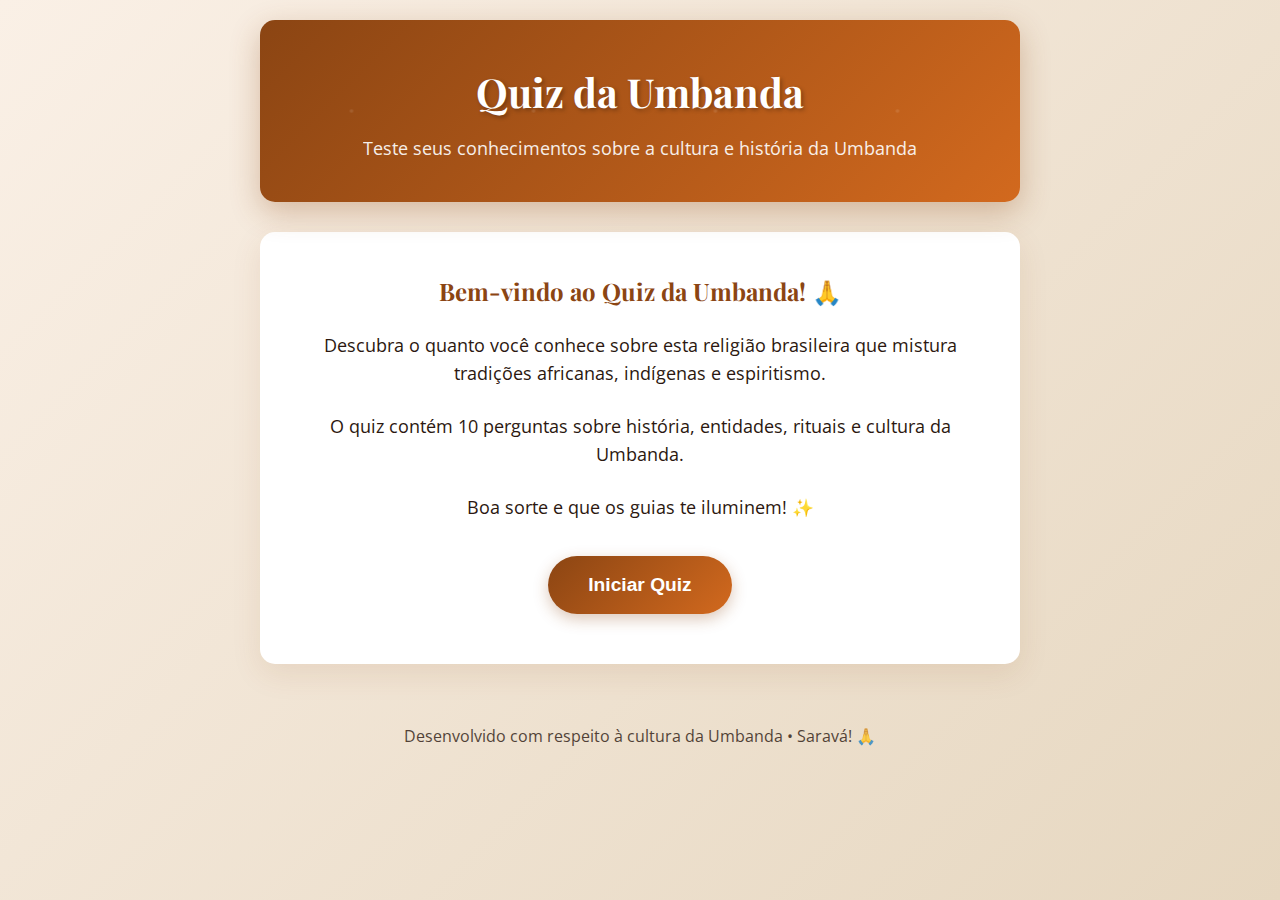
<file: quiz.html>
<!DOCTYPE html>
<html lang="pt-BR">
<head>
    <meta charset="UTF-8">
    <meta name="viewport" content="width=device-width, initial-scale=1.0">
    <title>Quiz - Cultura da Umbanda</title>
    <link href="https://fonts.googleapis.com/css2?family=Open+Sans:wght@400;600;700&family=Playfair+Display:wght@700&display=swap" rel="stylesheet">
    <style>
        * {
            margin: 0;
            padding: 0;
            box-sizing: border-box;
        }

        :root {
            --primary-color: #8B4513;
            --secondary-color: #D2691E;
            --accent-color: #FFD700;
            --text-dark: #2C1810;
            --text-light: #FFF8DC;
            --background: #FAF0E6;
            --card-bg: #FFFFFF;
            --correct: #4CAF50;
            --incorrect: #F44336;
        }

        body {
            font-family: 'Open Sans', sans-serif;
            background: linear-gradient(135deg, var(--background) 0%, #e6d7c0 100%);
            color: var(--text-dark);
            line-height: 1.6;
            min-height: 100vh;
        }

        .container {
            max-width: 800px;
            margin: 0 auto;
            padding: 20px;
        }

        /* Header */
        .header {
            background: linear-gradient(135deg, var(--primary-color), var(--secondary-color));
            color: white;
            text-align: center;
            padding: 40px 20px;
            border-radius: 15px;
            margin-bottom: 30px;
            box-shadow: 0 10px 30px rgba(139, 69, 19, 0.3);
            position: relative;
            overflow: hidden;
        }

        .header::before {
            content: '';
            position: absolute;
            top: 0;
            left: 0;
            right: 0;
            bottom: 0;
            background: url('data:image/svg+xml,<svg xmlns="http://www.w3.org/2000/svg" viewBox="0 0 100 100"><defs><pattern id="grain" width="100" height="100" patternUnits="userSpaceOnUse"><circle cx="50" cy="50" r="1" fill="white" opacity="0.1"/></pattern></defs><rect width="100" height="100" fill="url(%23grain)"/></svg>');
        }

        .header h1 {
            font-family: 'Playfair Display', serif;
            font-size: 2.5rem;
            margin-bottom: 10px;
            position: relative;
            text-shadow: 2px 2px 4px rgba(0, 0, 0, 0.3);
        }

        .header p {
            font-size: 1.1rem;
            opacity: 0.9;
            position: relative;
        }

        /* Tela Inicial */
        .start-screen {
            text-align: center;
            background: var(--card-bg);
            padding: 40px;
            border-radius: 15px;
            box-shadow: 0 10px 30px rgba(139, 69, 19, 0.1);
            margin-bottom: 30px;
        }

        .start-screen h2 {
            color: var(--primary-color);
            margin-bottom: 20px;
            font-family: 'Playfair Display', serif;
        }

        .start-screen p {
            margin-bottom: 25px;
            font-size: 1.1rem;
        }

        /* Botões */
        .btn {
            background: linear-gradient(135deg, var(--primary-color), var(--secondary-color));
            color: white;
            border: none;
            padding: 15px 30px;
            font-size: 1.1rem;
            border-radius: 50px;
            cursor: pointer;
            transition: all 0.3s ease;
            font-weight: 600;
            box-shadow: 0 5px 15px rgba(139, 69, 19, 0.3);
            margin: 10px;
        }

        .btn:hover {
            transform: translateY(-3px);
            box-shadow: 0 8px 20px rgba(139, 69, 19, 0.4);
        }

        .btn:active {
            transform: translateY(-1px);
        }

        .btn-start {
            font-size: 1.2rem;
            padding: 18px 40px;
        }

        /* Tela do Quiz */
        .quiz-container {
            background: var(--card-bg);
            padding: 40px;
            border-radius: 15px;
            box-shadow: 0 10px 30px rgba(139, 69, 19, 0.1);
            margin-bottom: 30px;
            display: none;
        }

        .quiz-header {
            display: flex;
            justify-content: space-between;
            align-items: center;
            margin-bottom: 30px;
            padding-bottom: 20px;
            border-bottom: 2px solid var(--accent-color);
        }

        .question-counter {
            background: var(--primary-color);
            color: white;
            padding: 8px 16px;
            border-radius: 20px;
            font-weight: 600;
        }

        .score {
            font-size: 1.2rem;
            font-weight: 600;
            color: var(--primary-color);
        }

        .question {
            font-size: 1.3rem;
            margin-bottom: 30px;
            font-weight: 600;
            color: var(--text-dark);
            line-height: 1.4;
        }

        .options {
            display: grid;
            gap: 15px;
            margin-bottom: 30px;
        }

        .option {
            background: var(--background);
            padding: 20px;
            border-radius: 10px;
            cursor: pointer;
            transition: all 0.3s ease;
            border: 2px solid transparent;
            font-size: 1.1rem;
        }

        .option:hover {
            background: #f0e6d6;
            transform: translateX(5px);
        }

        .option.selected {
            border-color: var(--primary-color);
            background: #f0e6d6;
        }

        .option.correct {
            background: var(--correct);
            color: white;
            border-color: var(--correct);
        }

        .option.incorrect {
            background: var(--incorrect);
            color: white;
            border-color: var(--incorrect);
        }

        /* Tela de Resultados */
        .results-screen {
            text-align: center;
            background: var(--card-bg);
            padding: 40px;
            border-radius: 15px;
            box-shadow: 0 10px 30px rgba(139, 69, 19, 0.1);
            margin-bottom: 30px;
            display: none;
        }

        .results-header {
            margin-bottom: 30px;
        }

        .score-circle {
            width: 150px;
            height: 150px;
            border-radius: 50%;
            background: linear-gradient(135deg, var(--primary-color), var(--secondary-color));
            color: white;
            display: flex;
            align-items: center;
            justify-content: center;
            font-size: 2.5rem;
            font-weight: 700;
            margin: 0 auto 30px;
            box-shadow: 0 10px 30px rgba(139, 69, 19, 0.3);
        }

        .score-message {
            font-size: 1.3rem;
            margin-bottom: 20px;
            color: var(--primary-color);
            font-weight: 600;
        }

        .results-details {
            text-align: left;
            background: var(--background);
            padding: 25px;
            border-radius: 10px;
            margin-bottom: 30px;
        }

        .result-item {
            padding: 15px;
            border-bottom: 1px solid #ddd;
            display: flex;
            justify-content: space-between;
            align-items: center;
        }

        .result-item:last-child {
            border-bottom: none;
        }

        .result-question {
            flex: 1;
            margin-right: 20px;
        }

        .result-status {
            font-weight: 600;
            padding: 5px 15px;
            border-radius: 20px;
            font-size: 0.9rem;
        }

        .result-correct {
            background: var(--correct);
            color: white;
        }

        .result-incorrect {
            background: var(--incorrect);
            color: white;
        }

        /* Progress Bar */
        .progress-container {
            width: 100%;
            height: 8px;
            background: #e0e0e0;
            border-radius: 4px;
            margin-bottom: 30px;
            overflow: hidden;
        }

        .progress-bar {
            height: 100%;
            background: linear-gradient(90deg, var(--primary-color), var(--secondary-color));
            border-radius: 4px;
            transition: width 0.3s ease;
            width: 0%;
        }

        /* Loading */
        .loading {
            text-align: center;
            padding: 40px;
            display: none;
        }

        .spinner {
            width: 50px;
            height: 50px;
            border: 5px solid var(--background);
            border-top: 5px solid var(--primary-color);
            border-radius: 50%;
            animation: spin 1s linear infinite;
            margin: 0 auto 20px;
        }

        @keyframes spin {
            0% { transform: rotate(0deg); }
            100% { transform: rotate(360deg); }
        }

        /* Responsive */
        @media (max-width: 768px) {
            .container {
                padding: 15px;
            }
            
            .header h1 {
                font-size: 2rem;
            }
            
            .question {
                font-size: 1.1rem;
            }
            
            .option {
                padding: 15px;
                font-size: 1rem;
            }
            
            .btn {
                padding: 12px 25px;
                font-size: 1rem;
            }
            
            .score-circle {
                width: 120px;
                height: 120px;
                font-size: 2rem;
            }
        }

        /* Efeitos de Transição */
        .fade-in {
            animation: fadeIn 0.5s ease-in;
        }

        @keyframes fadeIn {
            from { opacity: 0; transform: translateY(20px); }
            to { opacity: 1; transform: translateY(0); }
        }

        .pulse {
            animation: pulse 0.6s ease-in-out;
        }

        @keyframes pulse {
            0% { transform: scale(1); }
            50% { transform: scale(1.05); }
            100% { transform: scale(1); }
        }

        /* Footer */
        .footer {
            text-align: center;
            padding: 30px 20px;
            color: var(--text-dark);
            opacity: 0.8;
        }
    </style>
</head>
<body>
    <div class="container">
        <!-- Header -->
        <header class="header">
            <h1>Quiz da Umbanda</h1>
            <p>Teste seus conhecimentos sobre a cultura e história da Umbanda</p>
        </header>

        <!-- Tela Inicial -->
        <section class="start-screen fade-in" id="startScreen">
            <h2>Bem-vindo ao Quiz da Umbanda! 🙏</h2>
            <p>Descubra o quanto você conhece sobre esta religião brasileira que mistura tradições africanas, indígenas e espiritismo.</p>
            <p>O quiz contém 10 perguntas sobre história, entidades, rituais e cultura da Umbanda.</p>
            <p>Boa sorte e que os guias te iluminem! ✨</p>
            <button class="btn btn-start" onclick="startQuiz()">Iniciar Quiz</button>
        </section>

        <!-- Loading -->
        <section class="loading" id="loadingScreen">
            <div class="spinner"></div>
            <p>Preparando o quiz...</p>
        </section>

        <!-- Tela do Quiz -->
        <section class="quiz-container" id="quizScreen">
            <div class="quiz-header">
                <div class="question-counter" id="questionCounter">Pergunta 1/10</div>
                <div class="score" id="score">Pontuação: 0</div>
            </div>

            <div class="progress-container">
                <div class="progress-bar" id="progressBar"></div>
            </div>

            <div class="question" id="question"></div>

            <div class="options" id="options"></div>

            <div style="text-align: center;">
                <button class="btn" id="nextBtn" onclick="nextQuestion()" disabled>Próxima Pergunta</button>
            </div>
        </section>

        <!-- Tela de Resultados -->
        <section class="results-screen" id="resultsScreen">
            <div class="results-header">
                <h2>Quiz Concluído! 🎉</h2>
                <p>Confira seu desempenho abaixo</p>
            </div>

            <div class="score-circle" id="finalScore">
                0/10
            </div>

            <div class="score-message" id="scoreMessage"></div>

            <div class="results-details" id="resultsDetails"></div>

            <div style="text-align: center;">
                <button class="btn" onclick="restartQuiz()">Fazer Quiz Novamente</button>
            </div>
        </section>

        <!-- Footer -->
        <footer class="footer">
            <p>Desenvolvido com respeito à cultura da Umbanda • Saravá! 🙏</p>
        </footer>
    </div>

    <script>
        // Perguntas do quiz
        const questions = [
            {
                question: "Em que ano foi fundada a Umbanda?",
                options: [
                    "1908",
                    "1920", 
                    "1888",
                    "1950"
                ],
                correct: 0,
                explanation: "A Umbanda foi fundada em 15 de novembro de 1908 por Zélio Fernandino de Moraes em Niterói/RJ."
            },
            {
                question: "Quem é considerado o fundador da Umbanda?",
                options: [
                    "Mãe Menininha",
                    "Zélio Fernandino de Moraes",
                    "Pai João",
                    "Caboclo das Sete Encruzilhadas"
                ],
                correct: 1,
                explanation: "Zélio Fernandino de Moraes, então com 17 anos, é reconhecido como o fundador da Umbanda."
            },
            {
                question: "Qual entidade se manifestou pela primeira vez na fundação da Umbanda?",
                options: [
                    "Preto Velho",
                    "Caboclo das Sete Encruzilhadas", 
                    "Exu",
                    "Ogum"
                ],
                correct: 1,
                explanation: "O Caboclo das Sete Encruzilhadas foi a primeira entidade a se manifestar através de Zélio."
            },
            {
                question: "O que significa a palavra 'Saravá'?",
                options: [
                    "Adeus",
                    "Salve, que seja louvado", 
                    "Obrigado",
                    "Desculpe"
                ],
                correct: 1,
                explanation: "Saravá é uma saudação que significa 'Salve! Que seja louvado!', usada como cumprimento."
            },
            {
                question: "Qual destes NÃO é uma linha de trabalho na Umbanda?",
                options: [
                    "Linha das Almas",
                    "Linha de Oxóssi", 
                    "Linha de Iansã",
                    "Linha de Shiva"
                ],
                correct: 3,
                explanation: "Shiva é uma divindade do Hinduísmo, não faz parte das linhas de trabalho da Umbanda."
            },
            {
                question: "O que são 'Pontos Cantados' na Umbanda?",
                options: [
                    "Locais sagrados",
                    "Músicas ritualísticas", 
                    "Pontos de energia",
                    "Instrumentos musicais"
                ],
                correct: 1,
                explanation: "Pontos Cantados são músicas e cantigas usadas nos rituais para invocar as entidades."
            },
            {
                question: "Qual a cor associada a Oxalá?",
                options: [
                    "Vermelho",
                    "Verde", 
                    "Branco",
                    "Azul"
                ],
                correct: 2,
                explanation: "Oxalá, o orixá da criação e paz, é associado à cor branca, representando pureza e luz."
            },
            {
                question: "O que representa o 'Congá' em um terreiro?",
                options: [
                    "O altar principal",
                    "A área de dança", 
                    "A cozinha ritual",
                    "A entrada do terreiro"
                ],
                correct: 0,
                explanation: "O Congá é o altar principal onde ficam as imagens dos santos, orixás e guias espirituais."
            },
            {
                question: "Qual destas é uma característica da Umbanda?",
                options: [
                    "Uso da Bíblia como único livro sagrado",
                    "Não acredita em vida após a morte", 
                    "Prática da caridade como fundamento",
                    "Adoração a um único deus exclusivo"
                ],
                correct: 2,
                explanation: "A caridade é um dos pilares fundamentais da Umbanda, praticada através do atendimento espiritual gratuito."
            },
            {
                question: "O que são 'Exus' na Umbanda?",
                options: [
                    "Demônios",
                    "Guias que trabalham na esquerda", 
                    "Anjos da guarda",
                    "Orixás principais"
                ],
                correct: 1,
                explanation: "Exus são guias que trabalham na 'esquerda', lidando com energias mais densas e proteção."
            }
        ];

        // Variáveis do quiz
        let currentQuestion = 0;
        let score = 0;
        let userAnswers = [];
        let quizStarted = false;

        // Elementos DOM
        const startScreen = document.getElementById('startScreen');
        const loadingScreen = document.getElementById('loadingScreen');
        const quizScreen = document.getElementById('quizScreen');
        const resultsScreen = document.getElementById('resultsScreen');
        const questionElement = document.getElementById('question');
        const optionsElement = document.getElementById('options');
        const nextBtn = document.getElementById('nextBtn');
        const questionCounter = document.getElementById('questionCounter');
        const scoreElement = document.getElementById('score');
        const progressBar = document.getElementById('progressBar');
        const finalScore = document.getElementById('finalScore');
        const scoreMessage = document.getElementById('scoreMessage');
        const resultsDetails = document.getElementById('resultsDetails');

        // Iniciar quiz
        function startQuiz() {
            startScreen.style.display = 'none';
            loadingScreen.style.display = 'block';
            
            setTimeout(() => {
                loadingScreen.style.display = 'none';
                quizScreen.style.display = 'block';
                quizScreen.classList.add('fade-in');
                loadQuestion();
            }, 1500);
        }

        // Carregar pergunta
        function loadQuestion() {
            const question = questions[currentQuestion];
            questionElement.textContent = question.question;
            questionCounter.textContent = `Pergunta ${currentQuestion + 1}/${questions.length}`;
            scoreElement.textContent = `Pontuação: ${score}`;
            
            // Atualizar barra de progresso
            const progress = ((currentQuestion) / questions.length) * 100;
            progressBar.style.width = `${progress}%`;
            
            // Limpar opções anteriores
            optionsElement.innerHTML = '';
            
            // Adicionar novas opções
            question.options.forEach((option, index) => {
                const optionElement = document.createElement('div');
                optionElement.className = 'option';
                optionElement.textContent = option;
                optionElement.onclick = () => selectOption(index);
                optionsElement.appendChild(optionElement);
            });
            
            // Resetar botão próximo
            nextBtn.disabled = true;
        }

        // Selecionar opção
        function selectOption(selectedIndex) {
            const options = document.querySelectorAll('.option');
            const question = questions[currentQuestion];
            
            // Remover seleção anterior
            options.forEach(option => option.classList.remove('selected'));
            
            // Marcar opção selecionada
            options[selectedIndex].classList.add('selected');
            
            // Salvar resposta do usuário
            userAnswers[currentQuestion] = selectedIndex;
            
            // Habilitar botão próximo
            nextBtn.disabled = false;
        }

        // Próxima pergunta
        function nextQuestion() {
            const selectedOption = userAnswers[currentQuestion];
            const question = questions[currentQuestion];
            
            // Verificar resposta
            if (selectedOption === question.correct) {
                score++;
                scoreElement.textContent = `Pontuação: ${score}`;
            }
            
            currentQuestion++;
            
            if (currentQuestion < questions.length) {
                loadQuestion();
            } else {
                showResults();
            }
        }

        // Mostrar resultados
        function showResults() {
            quizScreen.style.display = 'none';
            resultsScreen.style.display = 'block';
            resultsScreen.classList.add('fade-in');
            
            // Calcular pontuação final
            const percentage = (score / questions.length) * 100;
            finalScore.textContent = `${score}/${questions.length}`;
            finalScore.classList.add('pulse');
            
            // Mensagem baseada na pontuação
            if (percentage >= 90) {
                scoreMessage.textContent = "Excelente! Você é um verdadeiro conhecedor da Umbanda! 🙏";
            } else if (percentage >= 70) {
                scoreMessage.textContent = "Muito bom! Você conhece bem a cultura da Umbanda! ✨";
            } else if (percentage >= 50) {
                scoreMessage.textContent = "Bom! Você tem um conhecimento básico sobre a Umbanda! 🌟";
            } else {
                scoreMessage.textContent = "Continue estudando! A Umbanda tem muita sabedoria para oferecer! 📚";
            }
            
            // Detalhes das respostas
            resultsDetails.innerHTML = '';
            questions.forEach((question, index) => {
                const userAnswer = userAnswers[index];
                const isCorrect = userAnswer === question.correct;
                
                const resultItem = document.createElement('div');
                resultItem.className = 'result-item';
                
                resultItem.innerHTML = `
                    <div class="result-question">
                        <strong>${index + 1}. ${question.question}</strong>
                        <div style="font-size: 0.9rem; margin-top: 5px; color: #666;">
                            Sua resposta: ${question.options[userAnswer]}
                        </div>
                        <div style="font-size: 0.9rem; margin-top: 5px;">
                            ${question.explanation}
                        </div>
                    </div>
                    <div class="result-status ${isCorrect ? 'result-correct' : 'result-incorrect'}">
                        ${isCorrect ? '✓ Correta' : '✗ Incorreta'}
                    </div>
                `;
                
                resultsDetails.appendChild(resultItem);
            });
        }

        // Reiniciar quiz
        function restartQuiz() {
            currentQuestion = 0;
            score = 0;
            userAnswers = [];
            
            resultsScreen.style.display = 'none';
            startScreen.style.display = 'block';
            startScreen.classList.add('fade-in');
        }

        // Inicialização
        document.addEventListener('DOMContentLoaded', function() {
            // Efeitos visuais iniciais
            startScreen.classList.add('fade-in');
        });
    </script>
</body>
</html>
</file>
